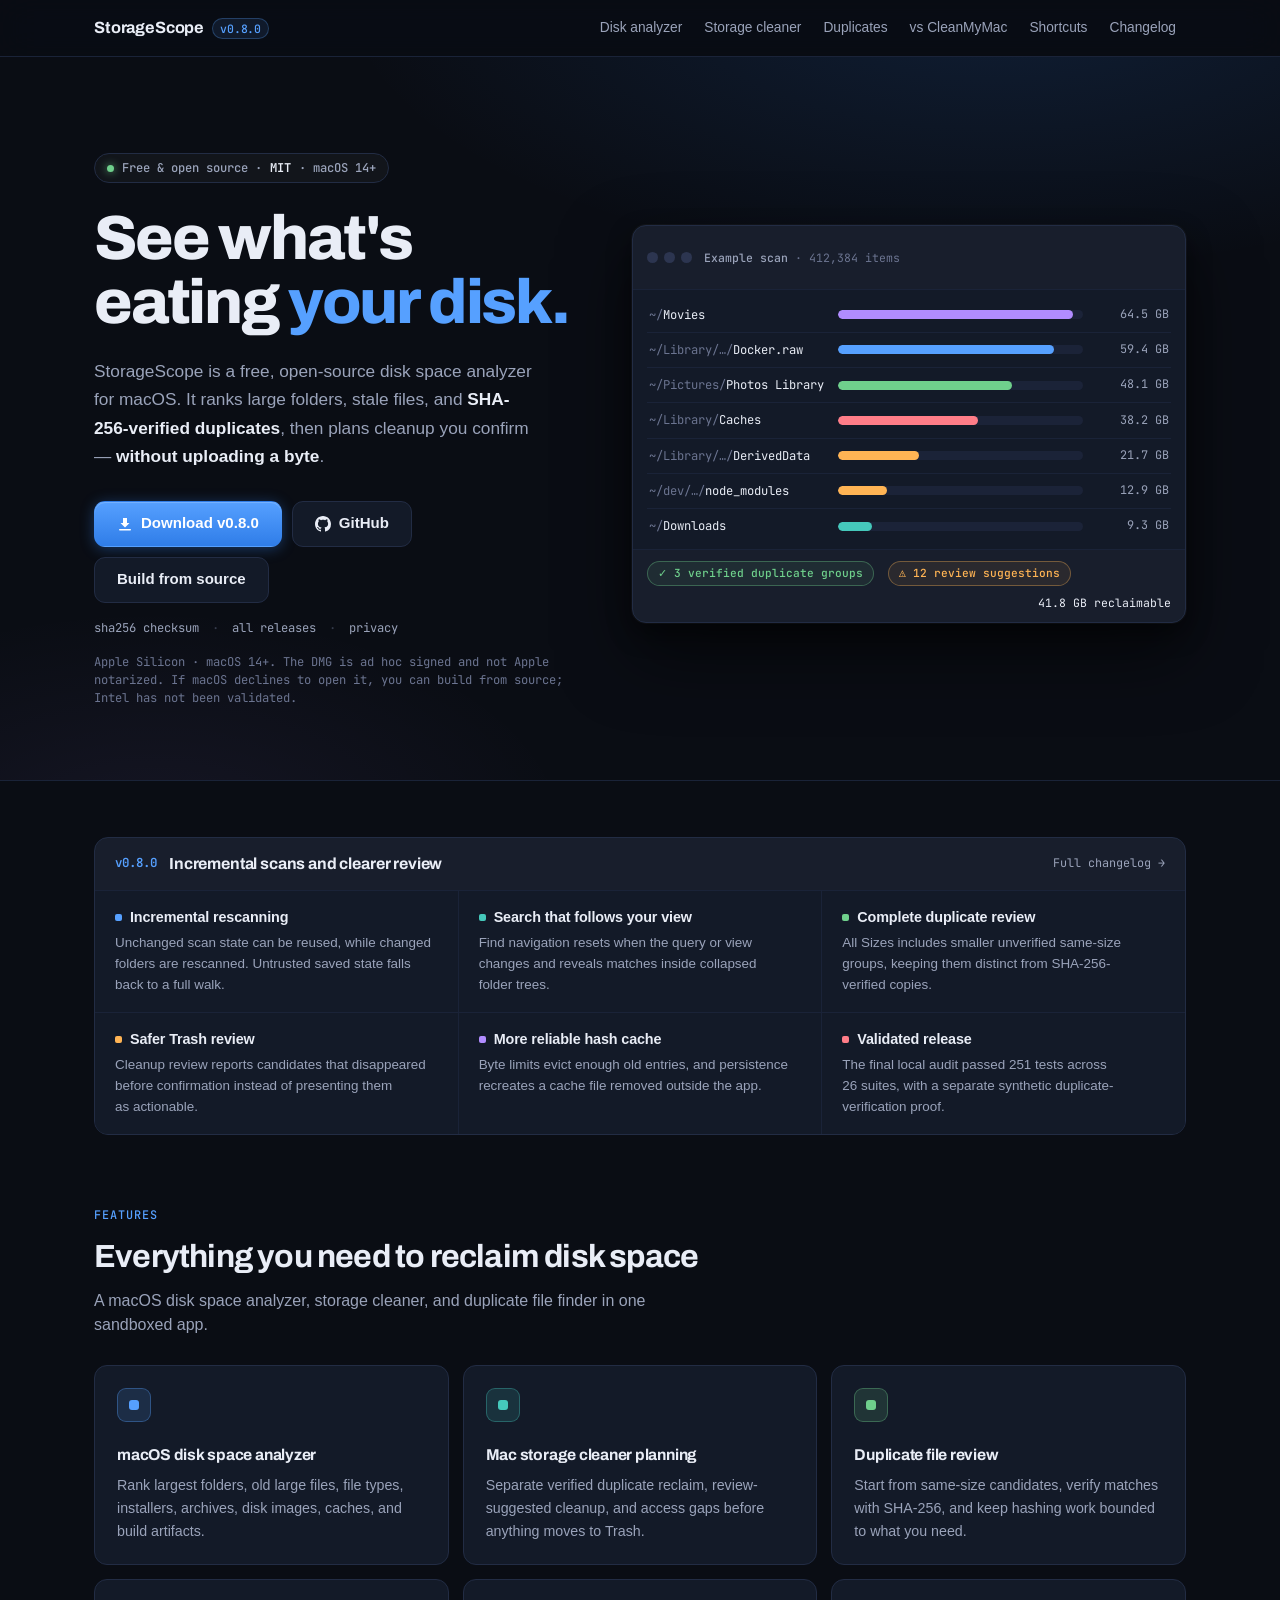
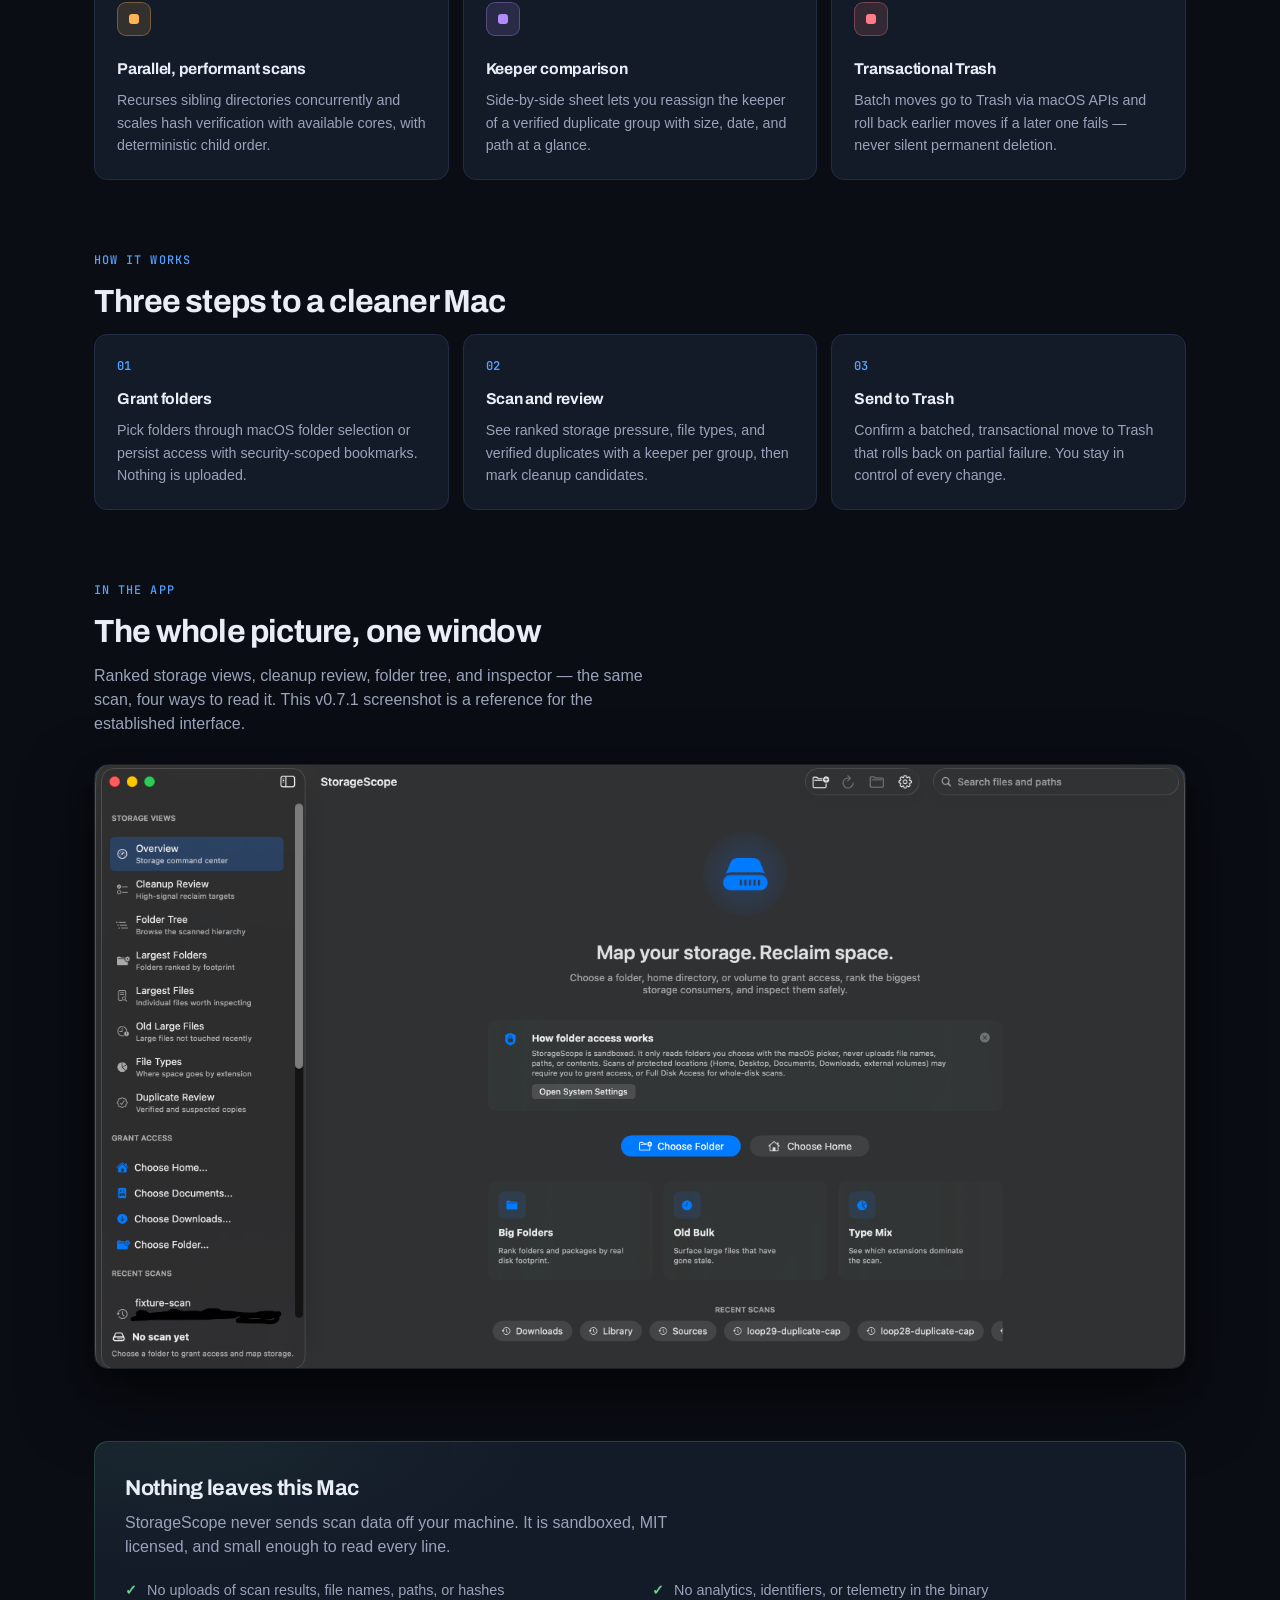
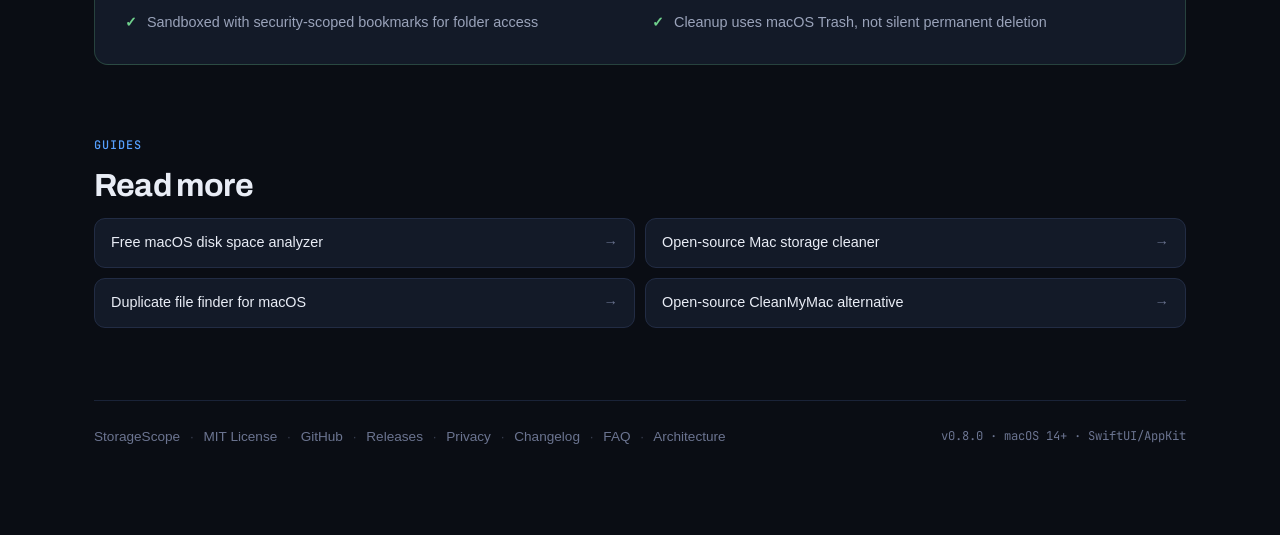
<file: docs/index.html>
<!doctype html>
<html lang="en">
<head>
  <meta charset="utf-8">
  <meta name="viewport" content="width=device-width, initial-scale=1">
  <title>StorageScope - Free Open-source macOS Disk Space Analyzer</title>
  <meta name="description" content="StorageScope is a free open-source macOS disk space analyzer and Mac storage cleaner for large folder scanning, disk usage analysis, duplicate file review, and local-first cleanup planning.">
  <link rel="canonical" href="https://rasputinkaiser.github.io/StorageScope/">
  <meta property="og:title" content="StorageScope - Free macOS disk space analyzer">
  <meta property="og:description" content="Open-source Swift macOS app for disk usage analysis, Mac storage cleanup planning, large folder review, verified duplicate review, and local-first privacy.">
  <meta property="og:type" content="website">
  <meta property="og:url" content="https://rasputinkaiser.github.io/StorageScope/">
  <meta property="og:image" content="https://rasputinkaiser.github.io/StorageScope/images/storagescope-overview.png">
  <meta name="twitter:card" content="summary_large_image">
  <meta name="twitter:title" content="StorageScope - Free macOS disk space analyzer">
  <meta name="twitter:image" content="https://rasputinkaiser.github.io/StorageScope/images/storagescope-overview.png">
  <link rel="icon" type="image/png" href="images/storagescope-overview.png">
  <link rel="preconnect" href="https://fonts.googleapis.com">
  <link rel="preconnect" href="https://fonts.gstatic.com" crossorigin>
  <link href="https://fonts.googleapis.com/css2?family=Archivo:wght@600;700;800&family=JetBrains+Mono:wght@400;500;600&display=swap" rel="stylesheet">
  <script type="application/ld+json">
  {
    "@context": "https://schema.org",
    "@type": "SoftwareApplication",
    "name": "StorageScope",
    "applicationCategory": "UtilitiesApplication",
    "operatingSystem": "macOS 14+",
    "softwareVersion": "0.8.0",
    "datePublished": "2026-06-21",
    "dateModified": "2026-09-23",
    "programmingLanguage": "Swift",
    "license": "https://opensource.org/license/mit",
    "description": "Free open-source macOS disk space analyzer and Mac storage cleaner for large folders, stale files, duplicate review, and local-first cleanup planning.",
    "url": "https://rasputinkaiser.github.io/StorageScope/",
    "codeRepository": "https://github.com/RasputinKaiser/StorageScope",
    "image": "https://rasputinkaiser.github.io/StorageScope/images/storagescope-overview.png",
    "author": {
      "@type": "Person",
      "name": "RasputinKaiser"
    }
  }
  </script>
  <style>
    :root {
      color-scheme: dark;
      --ink: #0a0d14;
      --surface: #11172290;
      --surface-solid: #131a28;
      --surface-2: #1a2133;
      --line: #222c44;
      --line-soft: #1a2338;
      --text: #e9edf6;
      --muted: #9aa3ba;
      --faint: #6b7490;
      --blue: #56a0ff;
      --blue-deep: #2f7de8;
      --amber: #ffb454;
      --violet: #b18cff;
      --green: #6fd08c;
      --teal: #45c8bb;
      --rose: #ff7d88;
      --mono: "JetBrains Mono", ui-monospace, "SF Mono", SFMono-Regular, Menlo, monospace;
      --display: "Archivo", -apple-system, BlinkMacSystemFont, "Segoe UI", sans-serif;
      --body: -apple-system, BlinkMacSystemFont, "SF Pro Text", "Segoe UI", sans-serif;
    }

    * { box-sizing: border-box; }

    html { scroll-behavior: smooth; }

    body {
      margin: 0;
      font-family: var(--body);
      background: var(--ink);
      color: var(--text);
      -webkit-font-smoothing: antialiased;
      -moz-osx-font-smoothing: grayscale;
      line-height: 1.5;
    }

    a:focus-visible,
    button:focus-visible {
      outline: 2px solid var(--blue);
      outline-offset: 2px;
      border-radius: 6px;
    }

    /* ── Nav ── */
    .site-nav {
      position: sticky;
      top: 0;
      z-index: 100;
      background: rgba(10, 13, 20, 0.78);
      backdrop-filter: saturate(160%) blur(18px);
      -webkit-backdrop-filter: saturate(160%) blur(18px);
      border-bottom: 1px solid var(--line-soft);
    }

    .nav-inner {
      max-width: 1140px;
      margin: 0 auto;
      padding: 0 24px;
      height: 56px;
      display: flex;
      align-items: center;
      gap: 24px;
    }

    .brand {
      display: inline-flex;
      align-items: baseline;
      gap: 8px;
      color: var(--text);
      text-decoration: none;
      flex-shrink: 0;
      font-family: var(--display);
      font-weight: 700;
      font-size: 1.02rem;
      letter-spacing: -0.01em;
    }

    .brand .ver {
      font-family: var(--mono);
      font-weight: 500;
      font-size: 0.72rem;
      color: var(--blue);
      background: rgba(86, 160, 255, 0.10);
      border: 1px solid rgba(86, 160, 255, 0.28);
      padding: 1px 7px;
      border-radius: 999px;
    }

    .site-nav nav {
      display: flex;
      flex-wrap: wrap;
      gap: 2px;
      margin-left: auto;
    }

    .site-nav nav a {
      color: var(--muted);
      text-decoration: none;
      font-size: 0.86rem;
      padding: 6px 10px;
      border-radius: 7px;
      transition: color 150ms ease, background 150ms ease;
    }

    .site-nav nav a:hover {
      color: var(--text);
      background: rgba(255, 255, 255, 0.06);
    }

    /* ── Layout ── */
    main {
      max-width: 1140px;
      margin: 0 auto;
      padding: 0 24px 88px;
    }

    /* ── Hero ── */
    .hero-wrap {
      position: relative;
      overflow: hidden;
      border-bottom: 1px solid var(--line-soft);
      background:
        radial-gradient(1100px 480px at 78% -10%, rgba(47, 125, 232, 0.16) 0%, transparent 60%),
        radial-gradient(700px 380px at 12% 108%, rgba(177, 140, 255, 0.07) 0%, transparent 60%);
    }

    .hero {
      max-width: 1140px;
      margin: 0 auto;
      padding: 84px 24px 72px;
      display: grid;
      grid-template-columns: minmax(0, 1fr) minmax(360px, 1.15fr);
      gap: 56px;
      align-items: center;
    }

    .hero-eyebrow {
      display: inline-flex;
      align-items: center;
      gap: 8px;
      font-family: var(--mono);
      font-size: 0.76rem;
      font-weight: 500;
      color: var(--muted);
      border: 1px solid var(--line);
      background: rgba(255, 255, 255, 0.03);
      padding: 5px 12px;
      border-radius: 999px;
      margin-bottom: 24px;
    }

    .hero-eyebrow .dot {
      width: 7px;
      height: 7px;
      border-radius: 50%;
      background: var(--green);
      box-shadow: 0 0 8px rgba(111, 208, 140, 0.8);
    }

    .hero-eyebrow strong {
      color: var(--text);
      font-weight: 600;
    }

    h1 {
      margin: 0;
      font-family: var(--display);
      font-weight: 800;
      font-size: clamp(2.5rem, 5.2vw, 3.9rem);
      line-height: 1.02;
      letter-spacing: -0.035em;
      text-wrap: balance;
    }

    h1 .accent { color: var(--blue); }

    .lede {
      color: var(--muted);
      font-size: 1.08rem;
      line-height: 1.65;
      margin: 22px 0 30px;
      max-width: 46ch;
      text-wrap: pretty;
    }

    .lede strong { color: var(--text); font-weight: 600; }

    .actions {
      display: flex;
      flex-wrap: wrap;
      gap: 10px;
    }

    a.button {
      display: inline-flex;
      align-items: center;
      justify-content: center;
      gap: 8px;
      min-height: 46px;
      padding: 0 22px;
      border-radius: 11px;
      text-decoration: none;
      font-weight: 600;
      font-size: 0.94rem;
      border: 1px solid var(--line);
      color: var(--text);
      background: var(--surface-solid);
      transition: transform 130ms cubic-bezier(0.2, 0, 0, 1), border-color 130ms ease, background 130ms ease, box-shadow 130ms ease;
    }

    a.button:hover {
      border-color: #33415f;
      background: var(--surface-2);
      transform: translateY(-1px);
    }

    a.button:active { transform: scale(0.97); }

    a.primary {
      background: linear-gradient(180deg, var(--blue) 0%, var(--blue-deep) 100%);
      border-color: transparent;
      color: #fff;
      box-shadow: 0 2px 14px rgba(47, 125, 232, 0.38), inset 0 1px 0 rgba(255, 255, 255, 0.18);
    }

    a.primary:hover {
      background: linear-gradient(180deg, #6cadff 0%, #3a87ef 100%);
      box-shadow: 0 6px 22px rgba(47, 125, 232, 0.46), inset 0 1px 0 rgba(255, 255, 255, 0.18);
    }

    .actions-note {
      margin: 16px 0 0;
      color: var(--faint);
      font-family: var(--mono);
      font-size: 0.76rem;
    }

    .actions-note a { color: var(--muted); text-decoration: none; }
    .actions-note a:hover { color: var(--blue); }
    .divider { margin: 0 6px; opacity: 0.45; }

    /* ── Scan window (signature) ── */
    .scan-window {
      background: var(--surface-solid);
      border: 1px solid var(--line);
      border-radius: 14px;
      box-shadow:
        0 0 0 1px rgba(255, 255, 255, 0.03),
        0 30px 70px rgba(0, 0, 0, 0.55),
        0 10px 24px rgba(0, 0, 0, 0.4);
      overflow: hidden;
      font-family: var(--mono);
    }

    .scan-chrome {
      display: flex;
      align-items: center;
      gap: 12px;
      padding: 11px 14px;
      border-bottom: 1px solid var(--line-soft);
      background: rgba(255, 255, 255, 0.02);
    }

    .scan-chrome .dots { display: flex; gap: 6px; flex-shrink: 0; }
    .scan-chrome .dots span {
      width: 11px;
      height: 11px;
      border-radius: 50%;
      background: #2c3550;
    }

    .scan-title {
      font-size: 0.72rem;
      color: var(--faint);
      white-space: nowrap;
      overflow: hidden;
      text-overflow: ellipsis;
    }

    .scan-title strong { color: var(--muted); font-weight: 500; }

    .scan-rows { padding: 8px 14px 6px; }

    .scan-row {
      display: grid;
      grid-template-columns: minmax(0, 34%) minmax(0, 1fr) 74px;
      align-items: center;
      gap: 12px;
      padding: 8px 2px;
    }

    .scan-row + .scan-row { border-top: 1px solid var(--line-soft); }

    .scan-name {
      font-size: 0.76rem;
      color: var(--text);
      white-space: nowrap;
      overflow: hidden;
      text-overflow: ellipsis;
    }

    .scan-name .path { color: var(--faint); }

    .scan-bytes {
      font-size: 0.74rem;
      color: var(--muted);
      text-align: right;
      font-variant-numeric: tabular-nums;
    }

    .bar {
      height: 9px;
      border-radius: 5px;
      background: #1b2338;
      overflow: hidden;
    }

    .bar i {
      display: block;
      height: 100%;
      border-radius: 5px;
      width: var(--w);
      background: var(--bar-color, var(--blue));
      animation: grow 900ms cubic-bezier(0.2, 0.6, 0.2, 1) both;
      animation-delay: var(--d, 0ms);
      transform-origin: left center;
    }

    @keyframes grow {
      from { transform: scaleX(0); }
      to { transform: scaleX(1); }
    }

    .scan-footer {
      display: flex;
      flex-wrap: wrap;
      align-items: center;
      gap: 8px 14px;
      padding: 11px 14px;
      border-top: 1px solid var(--line-soft);
      background: rgba(255, 255, 255, 0.02);
      font-size: 0.72rem;
      color: var(--muted);
    }

    .chip {
      display: inline-flex;
      align-items: center;
      gap: 6px;
      padding: 3px 10px;
      border-radius: 999px;
      font-size: 0.7rem;
      font-weight: 500;
      border: 1px solid;
    }

    .chip.verified {
      color: var(--green);
      border-color: rgba(111, 208, 140, 0.35);
      background: rgba(111, 208, 140, 0.08);
    }

    .chip.review {
      color: var(--amber);
      border-color: rgba(255, 180, 84, 0.35);
      background: rgba(255, 180, 84, 0.08);
    }

    .scan-footer .reclaim { margin-left: auto; color: var(--text); }

    /* ── Sections ── */
    .section-label {
      font-family: var(--mono);
      font-size: 0.74rem;
      font-weight: 500;
      letter-spacing: 0.09em;
      text-transform: uppercase;
      color: var(--blue);
      margin: 72px 0 8px;
    }

    .section-title {
      margin: 0 0 8px;
      font-family: var(--display);
      font-weight: 700;
      font-size: clamp(1.5rem, 2.6vw, 2rem);
      letter-spacing: -0.025em;
      text-wrap: balance;
    }

    .section-sub {
      margin: 0 0 28px;
      color: var(--muted);
      max-width: 62ch;
      text-wrap: pretty;
    }

    .section-sub a { color: var(--blue); text-decoration: none; }
    .section-sub a:hover { text-decoration: underline; }

    /* ── What's new ── */
    .whats-new {
      margin-top: 56px;
      border: 1px solid var(--line);
      border-radius: 14px;
      background: var(--surface-solid);
      overflow: hidden;
    }

    .whats-new-head {
      display: flex;
      flex-wrap: wrap;
      align-items: center;
      gap: 12px;
      padding: 14px 20px;
      border-bottom: 1px solid var(--line-soft);
      background: rgba(255, 255, 255, 0.02);
    }

    .whats-new-head .tag {
      font-family: var(--mono);
      font-weight: 600;
      font-size: 0.78rem;
      color: var(--blue);
    }

    .whats-new-head h2 {
      margin: 0;
      font-family: var(--display);
      font-size: 1rem;
      font-weight: 700;
      letter-spacing: -0.01em;
    }

    .whats-new-head a {
      margin-left: auto;
      font-family: var(--mono);
      font-size: 0.74rem;
      color: var(--muted);
      text-decoration: none;
    }

    .whats-new-head a:hover { color: var(--blue); }

    .whats-new-grid {
      display: grid;
      grid-template-columns: repeat(3, minmax(0, 1fr));
      gap: 1px;
      background: var(--line-soft);
    }

    .new-item {
      background: var(--surface-solid);
      padding: 16px 20px;
    }

    .new-item h3 {
      margin: 0 0 5px;
      font-size: 0.9rem;
      font-weight: 600;
      letter-spacing: -0.01em;
      display: flex;
      align-items: center;
      gap: 8px;
    }

    .new-item h3::before {
      content: "";
      width: 7px;
      height: 7px;
      border-radius: 2px;
      background: var(--mark, var(--blue));
      flex-shrink: 0;
    }

    .new-item p {
      margin: 0;
      color: var(--muted);
      font-size: 0.84rem;
      line-height: 1.55;
      text-wrap: pretty;
    }

    /* ── Features ── */
    .grid {
      display: grid;
      grid-template-columns: repeat(3, minmax(0, 1fr));
      gap: 14px;
    }

    .feat-card {
      background: var(--surface-solid);
      border: 1px solid var(--line);
      border-radius: 13px;
      padding: 22px;
      transition: border-color 150ms ease, transform 150ms ease;
    }

    .feat-card:hover {
      border-color: #33415f;
      transform: translateY(-2px);
    }

    .feat-mark {
      display: inline-block;
      width: 34px;
      height: 34px;
      border-radius: 9px;
      margin-bottom: 14px;
      background: color-mix(in srgb, var(--mark) 14%, transparent);
      border: 1px solid color-mix(in srgb, var(--mark) 34%, transparent);
      position: relative;
    }

    .feat-mark::after {
      content: "";
      position: absolute;
      inset: 11px;
      border-radius: 3px;
      background: var(--mark);
    }

    .feat-card h3 {
      margin: 0 0 8px;
      font-family: var(--display);
      font-size: 0.98rem;
      font-weight: 700;
      letter-spacing: -0.015em;
    }

    .feat-card p {
      margin: 0;
      color: var(--muted);
      font-size: 0.89rem;
      line-height: 1.6;
      text-wrap: pretty;
    }

    /* ── Steps ── */
    .steps {
      display: grid;
      grid-template-columns: repeat(3, minmax(0, 1fr));
      gap: 14px;
    }

    .step {
      background: var(--surface-solid);
      border: 1px solid var(--line);
      border-radius: 13px;
      padding: 22px;
    }

    .step .num {
      font-family: var(--mono);
      font-size: 0.76rem;
      font-weight: 600;
      color: var(--blue);
      display: block;
      margin-bottom: 12px;
    }

    .step h3 {
      margin: 0 0 8px;
      font-family: var(--display);
      font-size: 0.98rem;
      font-weight: 700;
      letter-spacing: -0.015em;
    }

    .step p {
      margin: 0;
      color: var(--muted);
      font-size: 0.89rem;
      line-height: 1.6;
    }

    /* ── Privacy ── */
    .privacy {
      border: 1px solid rgba(111, 208, 140, 0.22);
      border-radius: 14px;
      background:
        radial-gradient(600px 220px at 8% 0%, rgba(111, 208, 140, 0.07) 0%, transparent 60%),
        var(--surface-solid);
      padding: 30px;
    }

    .privacy h2 {
      margin: 0 0 6px;
      font-family: var(--display);
      font-size: 1.35rem;
      font-weight: 700;
      letter-spacing: -0.02em;
    }

    .privacy-subtitle {
      color: var(--muted);
      margin: 0 0 20px;
      max-width: 64ch;
    }

    .privacy-grid {
      display: grid;
      grid-template-columns: repeat(2, minmax(0, 1fr));
      gap: 10px 24px;
      padding: 0;
      margin: 0;
      list-style: none;
    }

    .privacy-grid li {
      display: flex;
      align-items: flex-start;
      gap: 10px;
      font-size: 0.9rem;
      color: var(--muted);
      line-height: 1.55;
    }

    .privacy-grid li::before {
      content: "✓";
      color: var(--green);
      font-weight: 700;
      flex-shrink: 0;
    }

    /* ── Screenshot ── */
    .shot {
      width: 100%;
      border-radius: 14px;
      border: 1px solid rgba(255, 255, 255, 0.08);
      box-shadow: 0 30px 70px rgba(0, 0, 0, 0.5), 0 10px 24px rgba(0, 0, 0, 0.35);
      display: block;
    }

    /* ── Links ── */
    .links ul {
      display: grid;
      grid-template-columns: repeat(2, minmax(0, 1fr));
      gap: 10px;
      padding: 0;
      margin: 0;
      list-style: none;
    }

    .links li a {
      display: flex;
      align-items: center;
      gap: 8px;
      padding: 13px 16px;
      background: var(--surface-solid);
      border: 1px solid var(--line);
      border-radius: 11px;
      color: var(--text);
      text-decoration: none;
      font-size: 0.9rem;
      font-weight: 500;
      transition: border-color 150ms ease, transform 150ms ease;
    }

    .links li a::after {
      content: "→";
      color: var(--faint);
      margin-left: auto;
      transition: transform 150ms ease, color 150ms ease;
    }

    .links li a:hover { border-color: #33415f; }
    .links li a:hover::after { transform: translateX(3px); color: var(--blue); }

    /* ── Footer ── */
    footer.site-footer {
      margin-top: 72px;
      padding-top: 26px;
      border-top: 1px solid var(--line-soft);
      color: var(--faint);
      font-size: 0.85rem;
      display: flex;
      flex-wrap: wrap;
      gap: 8px 16px;
      justify-content: space-between;
    }

    footer.site-footer a {
      color: inherit;
      text-decoration: none;
      transition: color 150ms ease;
    }

    footer.site-footer a:hover { color: var(--blue); }

    footer .mono { font-family: var(--mono); font-size: 0.76rem; }

    /* ── Responsive ── */
    @media (max-width: 920px) {
      .hero {
        grid-template-columns: 1fr;
        gap: 44px;
        padding: 56px 24px 52px;
      }

      .grid, .steps, .whats-new-grid { grid-template-columns: 1fr; }
      .privacy-grid, .links ul { grid-template-columns: 1fr; }
      .site-nav nav a { font-size: 0.8rem; padding: 5px 8px; }
    }

    @media (max-width: 560px) {
      .site-nav nav { display: none; }
      .scan-row { grid-template-columns: minmax(0, 42%) minmax(0, 1fr) 64px; gap: 8px; }
    }

    @media (prefers-reduced-motion: reduce) {
      html { scroll-behavior: auto; }
      .bar i { animation: none; }
      a.button, .feat-card, .links li a { transition: none; }
    }
  </style>
</head>
<body>

  <div class="site-nav" role="banner">
    <div class="nav-inner">
      <a class="brand" href="./">StorageScope <span class="ver">v0.8.0</span></a>
      <nav aria-label="Site navigation">
        <a href="macos-disk-space-analyzer.html">Disk analyzer</a>
        <a href="mac-storage-cleaner.html">Storage cleaner</a>
        <a href="duplicate-file-finder-macos.html">Duplicates</a>
        <a href="open-source-cleanmymac-alternative.html">vs CleanMyMac</a>
        <a href="keyboard-shortcuts.html">Shortcuts</a>
        <a href="changelog.html">Changelog</a>
      </nav>
    </div>
  </div>

  <div class="hero-wrap">
    <div class="hero">
      <div>
        <p class="hero-eyebrow"><span class="dot" aria-hidden="true"></span> Free &amp; open source · <strong>MIT</strong> · macOS 14+</p>
        <h1>See what's eating <span class="accent">your disk.</span></h1>
        <p class="lede">
          StorageScope is a free, open-source disk space analyzer for macOS.
          It ranks large folders, stale files, and <strong>SHA-256-verified duplicates</strong>,
          then plans cleanup you confirm — <strong>without uploading a byte</strong>.
        </p>
        <div class="actions">
          <a class="button primary" href="https://github.com/RasputinKaiser/StorageScope/releases/download/v0.8.0/StorageScope-0.8.0.dmg">
            <svg width="16" height="16" viewBox="0 0 16 16" fill="none" aria-hidden="true"><path d="M8 11.5L3.5 7H6V2h4v5h2.5L8 11.5Z" fill="white"/><rect x="2" y="13" width="12" height="1.5" rx=".75" fill="white"/></svg>
            Download v0.8.0
          </a>
          <a class="button" href="https://github.com/RasputinKaiser/StorageScope">
            <svg width="16" height="16" viewBox="0 0 16 16" fill="currentColor" aria-hidden="true"><path d="M8 0C3.58 0 0 3.58 0 8c0 3.54 2.29 6.53 5.47 7.59.4.07.55-.17.55-.38 0-.19-.01-.82-.01-1.49-2.01.37-2.53-.49-2.69-.94-.09-.23-.48-.94-.82-1.13-.28-.15-.68-.52-.01-.53.63-.01 1.08.58 1.23.82.72 1.21 1.87.87 2.33.66.07-.52.28-.87.51-1.07-1.78-.2-3.64-.89-3.64-3.95 0-.87.31-1.59.82-2.15-.08-.2-.36-1.02.08-2.12 0 0 .67-.21 2.2.82.64-.18 1.32-.27 2-.27.68 0 1.36.09 2 .27 1.53-1.04 2.2-.82 2.2-.82.44 1.1.16 1.92.08 2.12.51.56.82 1.27.82 2.15 0 3.07-1.87 3.75-3.65 3.95.29.25.54.73.54 1.48 0 1.07-.01 1.93-.01 2.2 0 .21.15.46.55.38A8.013 8.013 0 0016 8c0-4.42-3.58-8-8-8z"/></svg>
            GitHub
          </a>
          <a class="button" href="https://github.com/RasputinKaiser/StorageScope#build-and-run">Build from source</a>
        </div>
        <p class="actions-note">
          <a href="https://github.com/RasputinKaiser/StorageScope/releases/download/v0.8.0/StorageScope-0.8.0.dmg.sha256">sha256 checksum</a>
          <span class="divider">·</span>
          <a href="https://github.com/RasputinKaiser/StorageScope/releases">all releases</a>
          <span class="divider">·</span>
          <a href="privacy.html">privacy</a>
        </p>
        <p class="actions-note">Apple Silicon · macOS 14+. The DMG is ad hoc signed and not Apple notarized. If macOS declines to open it, you can build from source; Intel has not been validated.</p>
      </div>

      <div class="scan-window" role="img" aria-label="Illustration of a StorageScope scan: ranked folders with proportional size bars, plus verified duplicate groups found">
        <div class="scan-chrome">
          <div class="dots" aria-hidden="true"><span></span><span></span><span></span></div>
          <p class="scan-title"><strong>Example scan</strong> · 412,384 items</p>
        </div>
        <div class="scan-rows">
          <div class="scan-row">
            <span class="scan-name"><span class="path">~/</span>Movies</span>
            <span class="bar"><i style="--w: 96%; --d: 60ms; --bar-color: var(--violet)"></i></span>
            <span class="scan-bytes">64.5 GB</span>
          </div>
          <div class="scan-row">
            <span class="scan-name"><span class="path">~/Library/…/</span>Docker.raw</span>
            <span class="bar"><i style="--w: 88%; --d: 140ms; --bar-color: var(--blue)"></i></span>
            <span class="scan-bytes">59.4 GB</span>
          </div>
          <div class="scan-row">
            <span class="scan-name"><span class="path">~/Pictures/</span>Photos Library</span>
            <span class="bar"><i style="--w: 71%; --d: 220ms; --bar-color: var(--green)"></i></span>
            <span class="scan-bytes">48.1 GB</span>
          </div>
          <div class="scan-row">
            <span class="scan-name"><span class="path">~/Library/</span>Caches</span>
            <span class="bar"><i style="--w: 57%; --d: 300ms; --bar-color: var(--rose)"></i></span>
            <span class="scan-bytes">38.2 GB</span>
          </div>
          <div class="scan-row">
            <span class="scan-name"><span class="path">~/Library/…/</span>DerivedData</span>
            <span class="bar"><i style="--w: 33%; --d: 380ms; --bar-color: var(--amber)"></i></span>
            <span class="scan-bytes">21.7 GB</span>
          </div>
          <div class="scan-row">
            <span class="scan-name"><span class="path">~/dev/…/</span>node_modules</span>
            <span class="bar"><i style="--w: 20%; --d: 460ms; --bar-color: var(--amber)"></i></span>
            <span class="scan-bytes">12.9 GB</span>
          </div>
          <div class="scan-row">
            <span class="scan-name"><span class="path">~/</span>Downloads</span>
            <span class="bar"><i style="--w: 14%; --d: 540ms; --bar-color: var(--teal)"></i></span>
            <span class="scan-bytes">9.3 GB</span>
          </div>
        </div>
        <div class="scan-footer">
          <span class="chip verified">✓ 3 verified duplicate groups</span>
          <span class="chip review">⚠ 12 review suggestions</span>
          <span class="reclaim">41.8 GB reclaimable</span>
        </div>
      </div>
    </div>
  </div>

  <main>
    <section class="whats-new" aria-label="What's new in v0.8.0">
      <div class="whats-new-head">
        <span class="tag">v0.8.0</span>
        <h2>Incremental scans and clearer review</h2>
        <a href="changelog.html">Full changelog →</a>
      </div>
      <div class="whats-new-grid">
        <div class="new-item" style="--mark: var(--blue)">
          <h3>Incremental rescanning</h3>
          <p>Unchanged scan state can be reused, while changed folders are rescanned. Untrusted saved state falls back to a full walk.</p>
        </div>
        <div class="new-item" style="--mark: var(--teal)">
          <h3>Search that follows your view</h3>
          <p>Find navigation resets when the query or view changes and reveals matches inside collapsed folder trees.</p>
        </div>
        <div class="new-item" style="--mark: var(--green)">
          <h3>Complete duplicate review</h3>
          <p>All Sizes includes smaller unverified same-size groups, keeping them distinct from SHA-256-verified copies.</p>
        </div>
        <div class="new-item" style="--mark: var(--amber)">
          <h3>Safer Trash review</h3>
          <p>Cleanup review reports candidates that disappeared before confirmation instead of presenting them as actionable.</p>
        </div>
        <div class="new-item" style="--mark: var(--violet)">
          <h3>More reliable hash cache</h3>
          <p>Byte limits evict enough old entries, and persistence recreates a cache file removed outside the app.</p>
        </div>
        <div class="new-item" style="--mark: var(--rose)">
          <h3>Validated release</h3>
          <p>The final local audit passed 251 tests across 26 suites, with a separate synthetic duplicate-verification proof.</p>
        </div>
      </div>
    </section>

    <p class="section-label">Features</p>
    <h2 class="section-title">Everything you need to reclaim disk space</h2>
    <p class="section-sub">A macOS disk space analyzer, storage cleaner, and duplicate file finder in one sandboxed app.</p>
    <div class="grid" aria-label="StorageScope features">
      <div class="feat-card" style="--mark: var(--blue)">
        <span class="feat-mark" aria-hidden="true"></span>
        <h3>macOS disk space analyzer</h3>
        <p>Rank largest folders, old large files, file types, installers, archives, disk images, caches, and build artifacts.</p>
      </div>
      <div class="feat-card" style="--mark: var(--teal)">
        <span class="feat-mark" aria-hidden="true"></span>
        <h3>Mac storage cleaner planning</h3>
        <p>Separate verified duplicate reclaim, review-suggested cleanup, and access gaps before anything moves to Trash.</p>
      </div>
      <div class="feat-card" style="--mark: var(--green)">
        <span class="feat-mark" aria-hidden="true"></span>
        <h3>Duplicate file review</h3>
        <p>Start from same-size candidates, verify matches with SHA-256, and keep hashing work bounded to what you need.</p>
      </div>
      <div class="feat-card" style="--mark: var(--amber)">
        <span class="feat-mark" aria-hidden="true"></span>
        <h3>Parallel, performant scans</h3>
        <p>Recurses sibling directories concurrently and scales hash verification with available cores, with deterministic child order.</p>
      </div>
      <div class="feat-card" style="--mark: var(--violet)">
        <span class="feat-mark" aria-hidden="true"></span>
        <h3>Keeper comparison</h3>
        <p>Side-by-side sheet lets you reassign the keeper of a verified duplicate group with size, date, and path at a glance.</p>
      </div>
      <div class="feat-card" style="--mark: var(--rose)">
        <span class="feat-mark" aria-hidden="true"></span>
        <h3>Transactional Trash</h3>
        <p>Batch moves go to Trash via macOS APIs and roll back earlier moves if a later one fails — never silent permanent deletion.</p>
      </div>
    </div>

    <p class="section-label">How it works</p>
    <h2 class="section-title">Three steps to a cleaner Mac</h2>
    <div class="steps" aria-label="How StorageScope works">
      <div class="step">
        <span class="num" aria-hidden="true">01</span>
        <h3>Grant folders</h3>
        <p>Pick folders through macOS folder selection or persist access with security-scoped bookmarks. Nothing is uploaded.</p>
      </div>
      <div class="step">
        <span class="num" aria-hidden="true">02</span>
        <h3>Scan and review</h3>
        <p>See ranked storage pressure, file types, and verified duplicates with a keeper per group, then mark cleanup candidates.</p>
      </div>
      <div class="step">
        <span class="num" aria-hidden="true">03</span>
        <h3>Send to Trash</h3>
        <p>Confirm a batched, transactional move to Trash that rolls back on partial failure. You stay in control of every change.</p>
      </div>
    </div>

    <p class="section-label">In the app</p>
    <h2 class="section-title">The whole picture, one window</h2>
    <p class="section-sub">Ranked storage views, cleanup review, folder tree, and inspector — the same scan, four ways to read it. This v0.7.1 screenshot is a reference for the established interface.</p>
    <img class="shot" src="images/storagescope-overview.png" alt="StorageScope v0.7.1 interface reference showing storage views, cleanup review, folder tree, and inspector panes" loading="lazy">

    <div class="privacy" style="margin-top: 72px" aria-label="Privacy posture">
      <h2>Nothing leaves this Mac</h2>
      <p class="privacy-subtitle">StorageScope never sends scan data off your machine. It is sandboxed, MIT licensed, and small enough to read every line.</p>
      <ul class="privacy-grid">
        <li>No uploads of scan results, file names, paths, or hashes</li>
        <li>No analytics, identifiers, or telemetry in the binary</li>
        <li>Sandboxed with security-scoped bookmarks for folder access</li>
        <li>Cleanup uses macOS Trash, not silent permanent deletion</li>
      </ul>
    </div>

    <div class="links" aria-label="StorageScope guides">
      <p class="section-label">Guides</p>
      <h2 class="section-title">Read more</h2>
      <ul>
        <li><a href="macos-disk-space-analyzer.html">Free macOS disk space analyzer</a></li>
        <li><a href="mac-storage-cleaner.html">Open-source Mac storage cleaner</a></li>
        <li><a href="duplicate-file-finder-macos.html">Duplicate file finder for macOS</a></li>
        <li><a href="open-source-cleanmymac-alternative.html">Open-source CleanMyMac alternative</a></li>
      </ul>
    </div>

    <footer class="site-footer">
      <div>
        StorageScope
        <span class="divider">·</span>
        MIT License
        <span class="divider">·</span>
        <a href="https://github.com/RasputinKaiser/StorageScope">GitHub</a>
        <span class="divider">·</span>
        <a href="https://github.com/RasputinKaiser/StorageScope/releases">Releases</a>
        <span class="divider">·</span>
        <a href="privacy.html">Privacy</a>
        <span class="divider">·</span>
        <a href="changelog.html">Changelog</a>
        <span class="divider">·</span>
        <a href="faq.html">FAQ</a>
        <span class="divider">·</span>
        <a href="architecture.html">Architecture</a>
      </div>
      <div class="mono">v0.8.0 · macOS 14+ · SwiftUI/AppKit</div>
    </footer>
  </main>

</body>
</html>
</file>
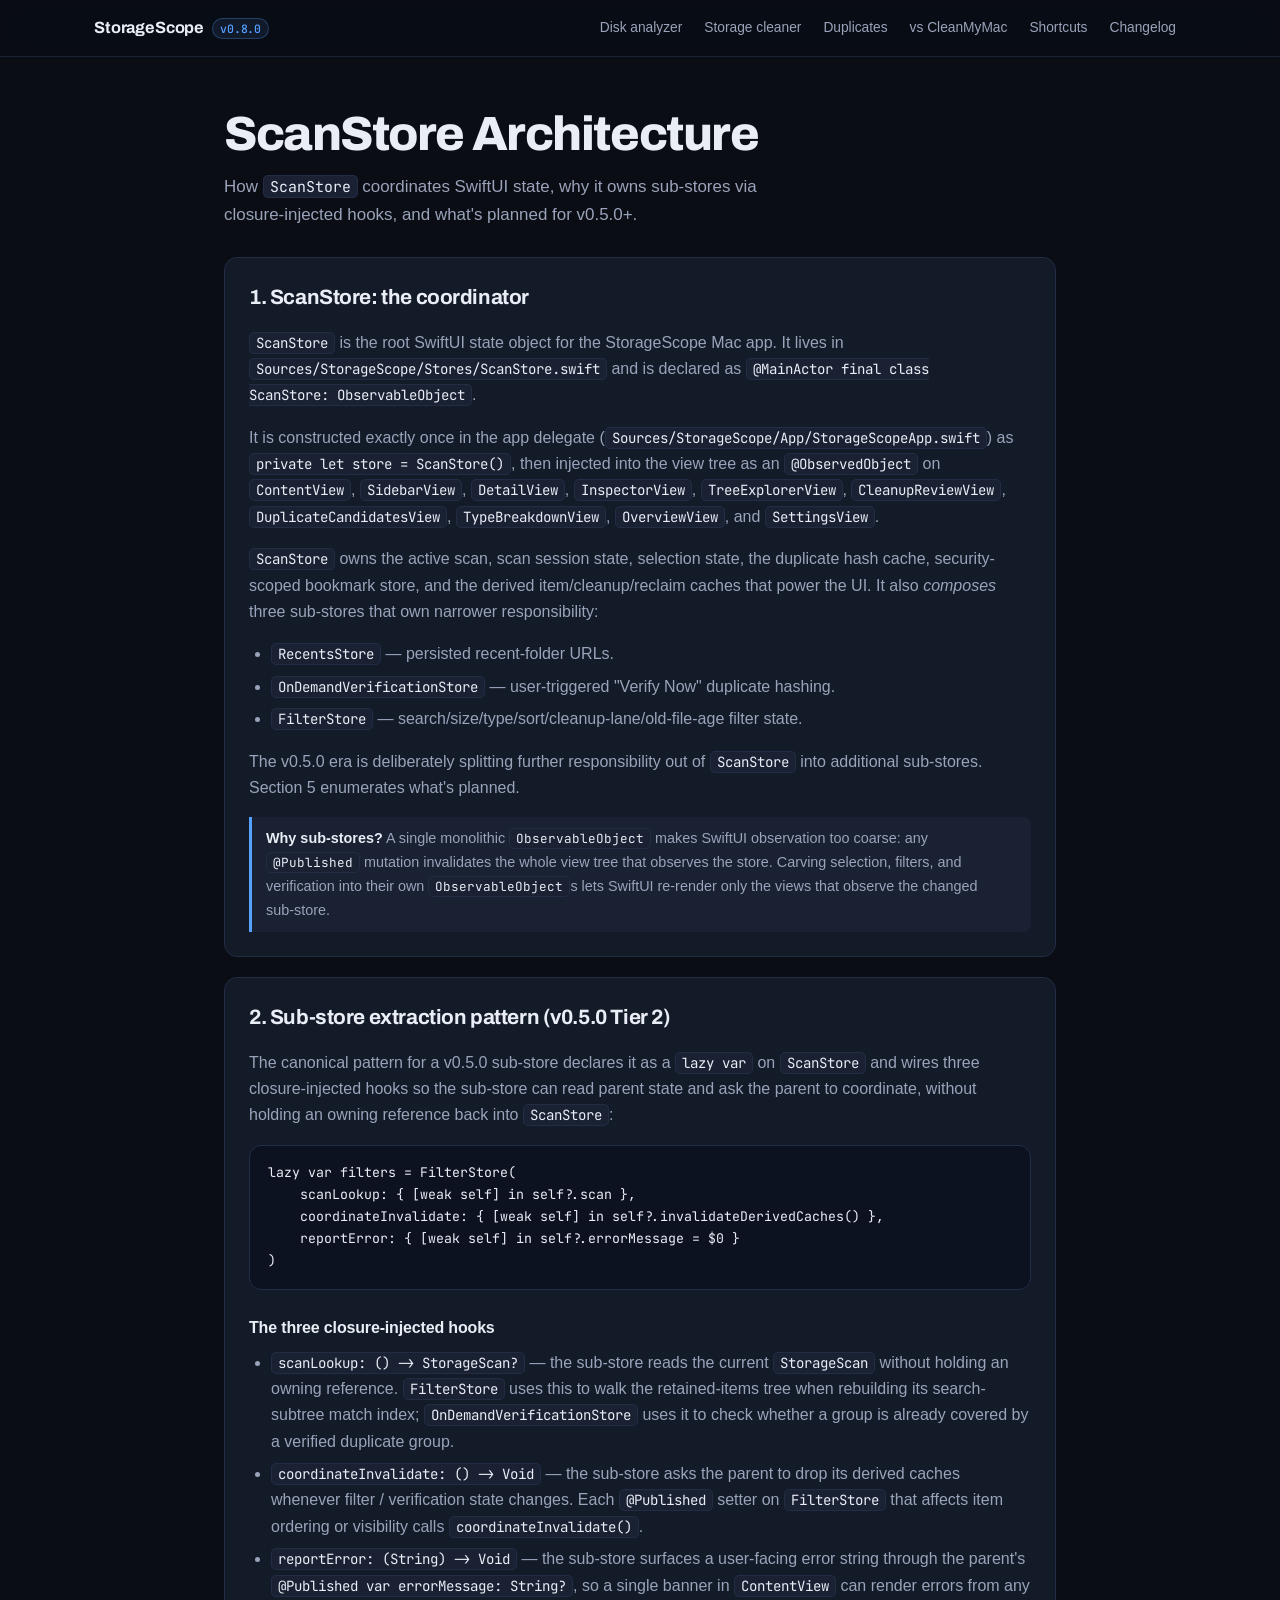
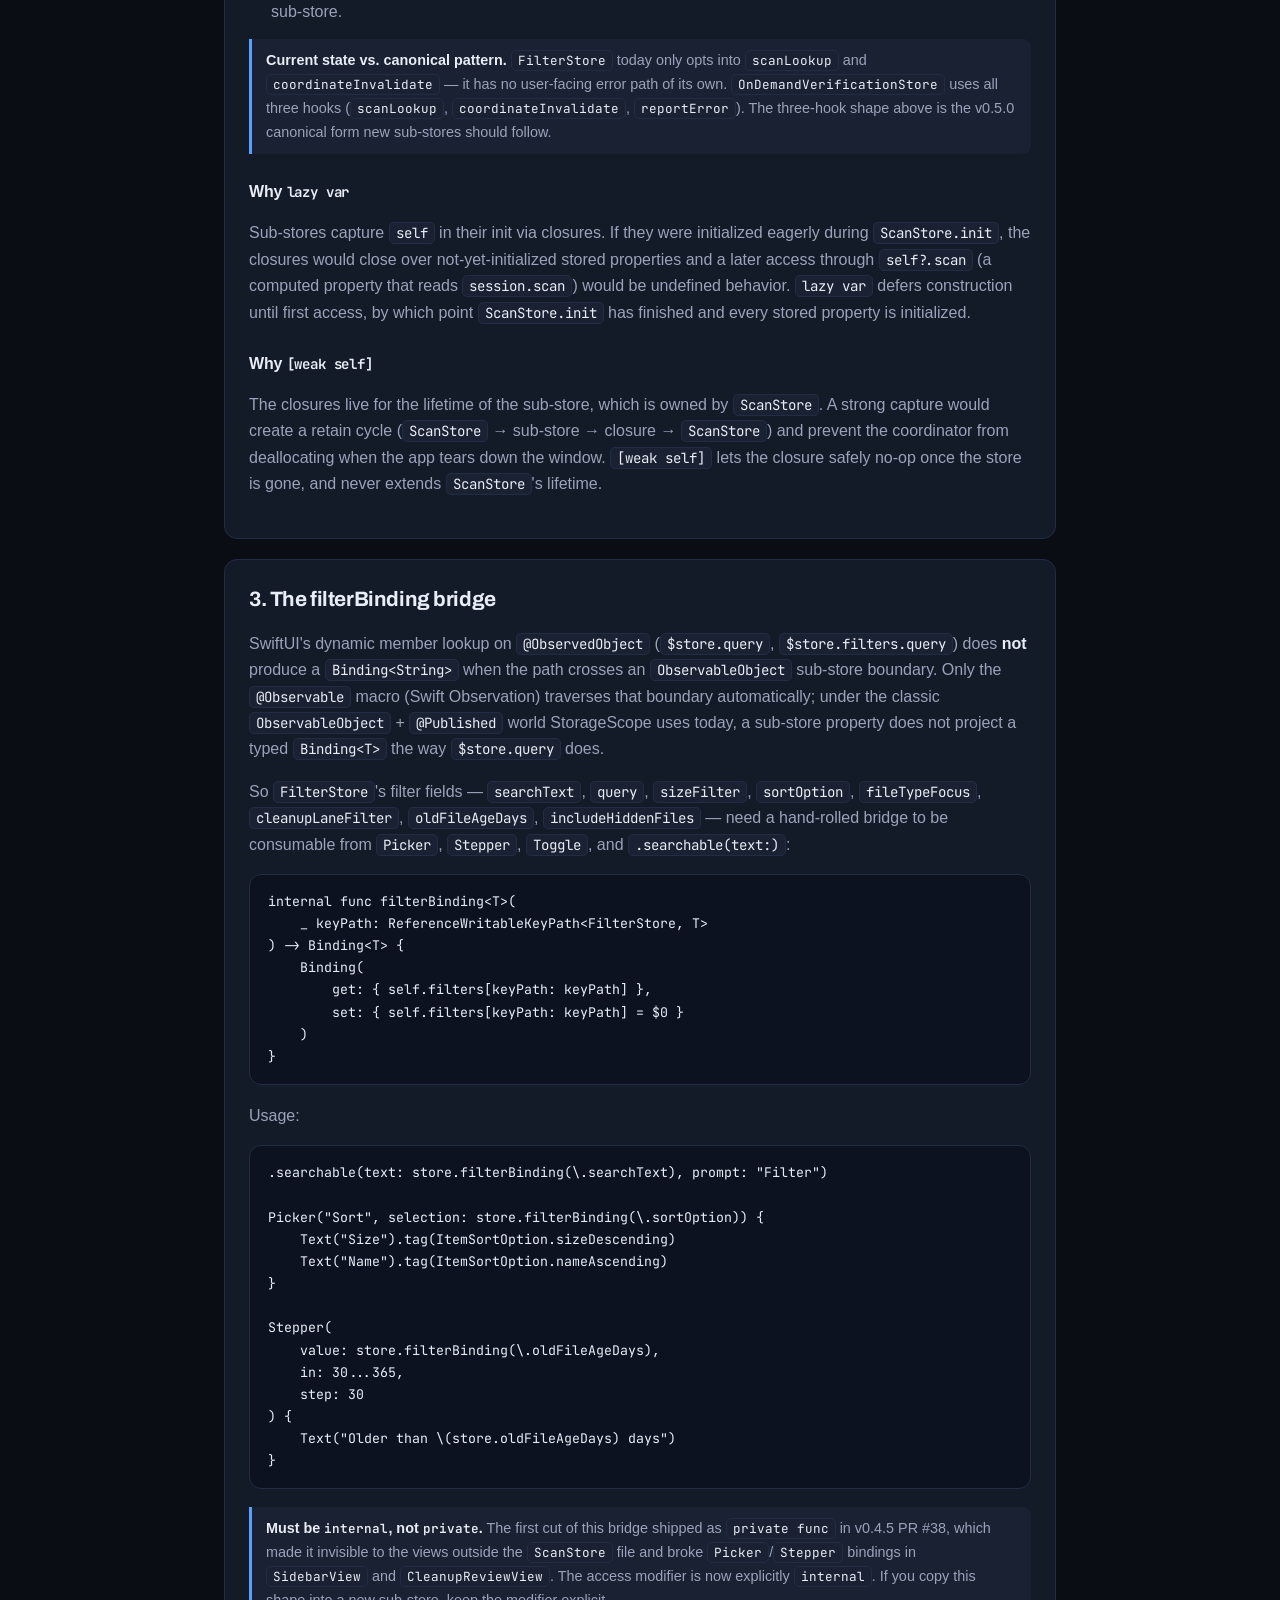
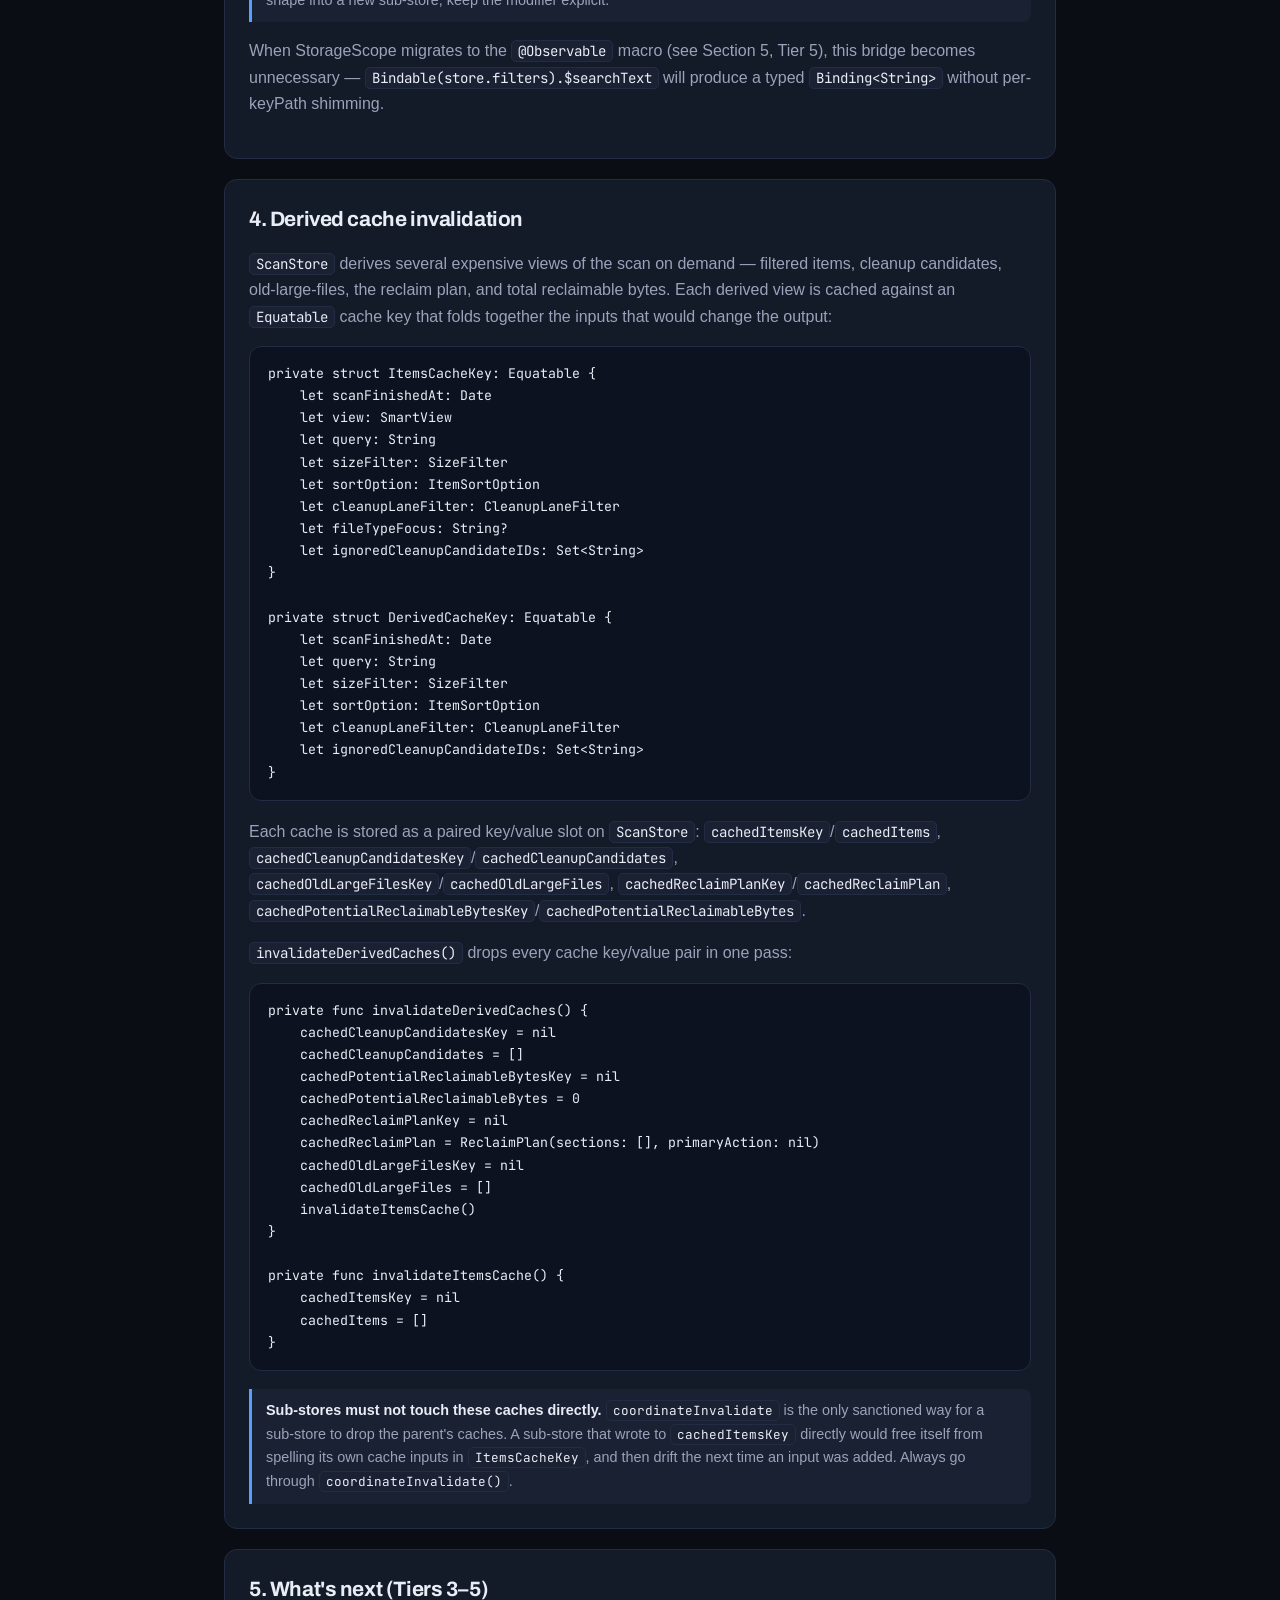
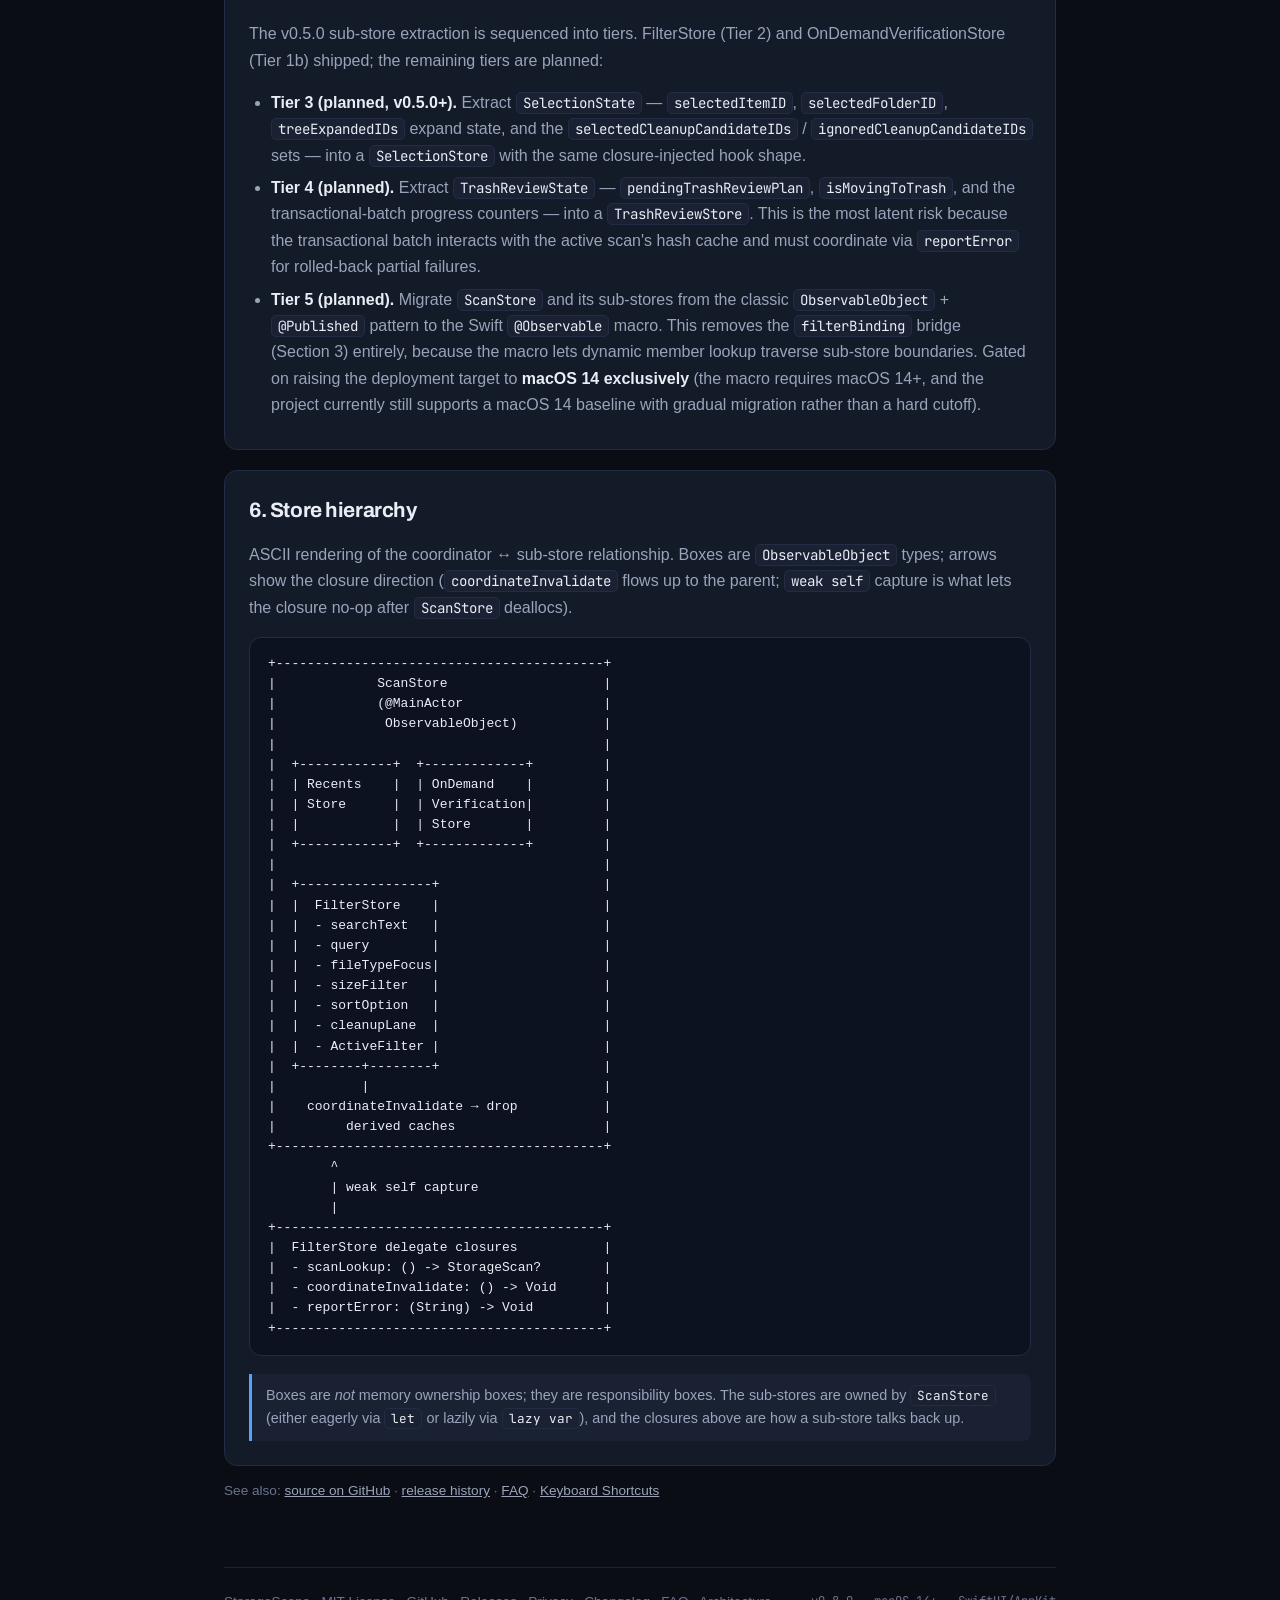
<file: docs/architecture.html>
<!doctype html>
<html lang="en">
<head>
  <meta charset="utf-8">
  <meta name="viewport" content="width=device-width, initial-scale=1">
  <title>Architecture — StorageScope</title>
  <meta name="description" content="StorageScope ScanStore architecture: the @MainActor ObservableObject coordinator, the v0.5.0 Tier-2 sub-store extraction pattern, the filterBinding bridge, derived cache invalidation, and what's planned for Tiers 3-5.">
  <link rel="canonical" href="https://rasputinkaiser.github.io/StorageScope/architecture.html">
  <meta property="og:title" content="Architecture — StorageScope">
  <meta property="og:description" content="How ScanStore coordinates sub-stores (FilterStore, OnDemandVerificationStore, RecentsStore) via closure-injected hooks, the filterBinding Binding bridge, and derived cache invalidation.">
  <meta property="og:type" content="article">
  <meta property="og:url" content="https://rasputinkaiser.github.io/StorageScope/architecture.html">
  <meta property="og:image" content="https://rasputinkaiser.github.io/StorageScope/images/storagescope-overview.png">
  <meta name="twitter:card" content="summary_large_image">
  <meta name="twitter:title" content="Architecture — StorageScope">
  <meta name="twitter:image" content="https://rasputinkaiser.github.io/StorageScope/images/storagescope-overview.png">
  <link rel="icon" type="image/png" href="images/storagescope-overview.png">
  <script type="application/ld+json">
  {
    "@context": "https://schema.org",
    "@type": "TechArticle",
    "headline": "ScanStore Architecture",
    "inLanguage": "en",
    "about": "ScanStore (@MainActor ObservableObject) coordinator pattern, v0.5.0 Tier-2 sub-store extraction, filterBinding bridge, and derived cache invalidation in StorageScope.",
    "isPartOf": {
      "@type": "WebSite",
      "name": "StorageScope",
      "url": "https://rasputinkaiser.github.io/StorageScope/"
    },
    "author": {
      "@type": "Person",
      "name": "RasputinKaiser"
    }
  }
  </script>
  <link rel="preconnect" href="https://fonts.googleapis.com">
  <link rel="preconnect" href="https://fonts.gstatic.com" crossorigin>
  <link href="https://fonts.googleapis.com/css2?family=Archivo:wght@600;700;800&family=JetBrains+Mono:wght@400;500;600&display=swap" rel="stylesheet">
  <link rel="stylesheet" href="assets/site.css">
</head>
<body>

  <div class="site-nav" role="banner">
    <div class="nav-inner">
      <a class="brand" href="./">StorageScope <span class="ver">v0.8.0</span></a>
      <nav aria-label="Site navigation">
        <a href="macos-disk-space-analyzer.html">Disk analyzer</a>
        <a href="mac-storage-cleaner.html">Storage cleaner</a>
        <a href="duplicate-file-finder-macos.html">Duplicates</a>
        <a href="open-source-cleanmymac-alternative.html">vs CleanMyMac</a>
        <a href="keyboard-shortcuts.html">Shortcuts</a>
        <a href="changelog.html">Changelog</a>
      </nav>
    </div>
  </div>

  <main>
    <h1>ScanStore Architecture</h1>
    <p class="lead">How <code>ScanStore</code> coordinates SwiftUI state, why it owns sub-stores via closure-injected hooks, and what's planned for v0.5.0+.</p>

    <section class="section" id="scanstore-coordinator">
      <h2>1. ScanStore: the coordinator</h2>
      <p><code>ScanStore</code> is the root SwiftUI state object for the StorageScope Mac app. It lives in
      <code>Sources/StorageScope/Stores/ScanStore.swift</code> and is declared as
      <code>@MainActor final class ScanStore: ObservableObject</code>.</p>
      <p>It is constructed exactly once in the app delegate
      (<code>Sources/StorageScope/App/StorageScopeApp.swift</code>) as
      <code>private let store = ScanStore()</code>, then injected into the view tree as an
      <code>@ObservedObject</code> on <code>ContentView</code>, <code>SidebarView</code>,
      <code>DetailView</code>, <code>InspectorView</code>, <code>TreeExplorerView</code>,
      <code>CleanupReviewView</code>, <code>DuplicateCandidatesView</code>,
      <code>TypeBreakdownView</code>, <code>OverviewView</code>, and <code>SettingsView</code>.</p>
      <p><code>ScanStore</code> owns the active scan, scan session state, selection state, the duplicate hash
      cache, security-scoped bookmark store, and the derived item/cleanup/reclaim caches that power the UI.
      It also <em>composes</em> three sub-stores that own narrower responsibility:</p>
      <ul>
        <li><code>RecentsStore</code> &mdash; persisted recent-folder URLs.</li>
        <li><code>OnDemandVerificationStore</code> &mdash; user-triggered "Verify Now" duplicate hashing.</li>
        <li><code>FilterStore</code> &mdash; search/size/type/sort/cleanup-lane/old-file-age filter state.</li>
      </ul>
      <p>The v0.5.0 era is deliberately splitting further responsibility out of <code>ScanStore</code> into
      additional sub-stores. Section&nbsp;5 enumerates what's planned.</p>
      <p class="note"><strong>Why sub-stores?</strong> A single monolithic <code>ObservableObject</code> makes SwiftUI
      observation too coarse: any <code>@Published</code> mutation invalidates the whole view tree that observes
      the store. Carving selection, filters, and verification into their own
      <code>ObservableObject</code>s lets SwiftUI re-render only the views that observe the changed sub-store.</p>
    </section>

    <section class="section" id="sub-store-extraction-pattern">
      <h2>2. Sub-store extraction pattern (v0.5.0 Tier 2)</h2>
      <p>The canonical pattern for a v0.5.0 sub-store declares it as a <code>lazy var</code> on
      <code>ScanStore</code> and wires three closure-injected hooks so the sub-store can read parent state
      and ask the parent to coordinate, without holding an owning reference back into <code>ScanStore</code>:</p>
      <pre><code class="language-swift">lazy var filters = FilterStore(
    scanLookup: { [weak self] in self?.scan },
    coordinateInvalidate: { [weak self] in self?.invalidateDerivedCaches() },
    reportError: { [weak self] in self?.errorMessage = $0 }
)</code></pre>
      <h3>The three closure-injected hooks</h3>
      <ul>
        <li><code>scanLookup: () -&gt; StorageScan?</code> &mdash; the sub-store reads the current
        <code>StorageScan</code> without holding an owning reference. <code>FilterStore</code> uses this to walk
        the retained-items tree when rebuilding its search-subtree match index; <code>OnDemandVerificationStore</code>
        uses it to check whether a group is already covered by a verified duplicate group.</li>
        <li><code>coordinateInvalidate: () -&gt; Void</code> &mdash; the sub-store asks the parent to drop its
        derived caches whenever filter / verification state changes. Each <code>@Published</code> setter on
        <code>FilterStore</code> that affects item ordering or visibility calls
        <code>coordinateInvalidate()</code>.</li>
        <li><code>reportError: (String) -&gt; Void</code> &mdash; the sub-store surfaces a user-facing error
        string through the parent's <code>@Published var errorMessage: String?</code>, so a single banner in
        <code>ContentView</code> can render errors from any sub-store.</li>
      </ul>
      <p class="note"><strong>Current state vs. canonical pattern.</strong> <code>FilterStore</code> today only
      opts into <code>scanLookup</code> and <code>coordinateInvalidate</code> &mdash; it has no user-facing
      error path of its own. <code>OnDemandVerificationStore</code> uses all three hooks
      (<code>scanLookup</code>, <code>coordinateInvalidate</code>, <code>reportError</code>). The three-hook
      shape above is the v0.5.0 canonical form new sub-stores should follow.</p>
      <h3>Why <code>lazy var</code></h3>
      <p>Sub-stores capture <code>self</code> in their init via closures. If they were initialized eagerly
      during <code>ScanStore.init</code>, the closures would close over not-yet-initialized stored properties
      and a later access through <code>self?.scan</code> (a computed property that reads
      <code>session.scan</code>) would be undefined behavior. <code>lazy var</code> defers construction until
      first access, by which point <code>ScanStore.init</code> has finished and every stored property is
      initialized.</p>
      <h3>Why <code>[weak self]</code></h3>
      <p>The closures live for the lifetime of the sub-store, which is owned by <code>ScanStore</code>. A
      strong capture would create a retain cycle (<code>ScanStore</code> &rarr; sub-store &rarr; closure
      &rarr; <code>ScanStore</code>) and prevent the coordinator from deallocating when the app tears down the
      window. <code>[weak self]</code> lets the closure safely no-op once the store is gone, and never extends
      <code>ScanStore</code>'s lifetime.</p>
    </section>

    <section class="section" id="filterbinding-bridge">
      <h2>3. The filterBinding bridge</h2>
      <p>SwiftUI's dynamic member lookup on <code>@ObservedObject</code> (<code>$store.query</code>,
      <code>$store.filters.query</code>) does <strong>not</strong> produce a <code>Binding&lt;String&gt;</code>
      when the path crosses an <code>ObservableObject</code> sub-store boundary. Only the
      <code>@Observable</code> macro (Swift Observation) traverses that boundary automatically; under the
      classic <code>ObservableObject</code> + <code>@Published</code> world StorageScope uses today, a sub-store
      property does not project a typed <code>Binding&lt;T&gt;</code> the way <code>$store.query</code> does.</p>
      <p>So <code>FilterStore</code>'s filter fields &mdash; <code>searchText</code>, <code>query</code>,
      <code>sizeFilter</code>, <code>sortOption</code>, <code>fileTypeFocus</code>,
      <code>cleanupLaneFilter</code>, <code>oldFileAgeDays</code>, <code>includeHiddenFiles</code>
      &mdash; need a hand-rolled bridge to be consumable from <code>Picker</code>, <code>Stepper</code>,
      <code>Toggle</code>, and <code>.searchable(text:)</code>:</p>
      <pre><code class="language-swift">internal func filterBinding&lt;T&gt;(
    _ keyPath: ReferenceWritableKeyPath&lt;FilterStore, T&gt;
) -&gt; Binding&lt;T&gt; {
    Binding(
        get: { self.filters[keyPath: keyPath] },
        set: { self.filters[keyPath: keyPath] = $0 }
    )
}</code></pre>
      <p>Usage:</p>
      <pre><code class="language-swift">.searchable(text: store.filterBinding(\.searchText), prompt: "Filter")

Picker("Sort", selection: store.filterBinding(\.sortOption)) {
    Text("Size").tag(ItemSortOption.sizeDescending)
    Text("Name").tag(ItemSortOption.nameAscending)
}

Stepper(
    value: store.filterBinding(\.oldFileAgeDays),
    in: 30...365,
    step: 30
) {
    Text("Older than \(store.oldFileAgeDays) days")
}</code></pre>
      <p class="note"><strong>Must be <code>internal</code>, not <code>private</code>.</strong> The first cut of this
      bridge shipped as <code>private func</code> in v0.4.5 PR&nbsp;#38, which made it invisible to the views
      outside the <code>ScanStore</code> file and broke <code>Picker</code>/<code>Stepper</code> bindings in
      <code>SidebarView</code> and <code>CleanupReviewView</code>. The access modifier is now explicitly
      <code>internal</code>. If you copy this shape into a new sub-store, keep the modifier explicit.</p>
      <p>When StorageScope migrates to the <code>@Observable</code> macro (see Section&nbsp;5, Tier 5), this
      bridge becomes unnecessary &mdash; <code>Bindable(store.filters).$searchText</code> will produce a typed
      <code>Binding&lt;String&gt;</code> without per-keyPath shimming.</p>
    </section>

    <section class="section" id="derived-cache-invalidation">
      <h2>4. Derived cache invalidation</h2>
      <p><code>ScanStore</code> derives several expensive views of the scan on demand &mdash; filtered items,
      cleanup candidates, old-large-files, the reclaim plan, and total reclaimable bytes. Each derived view is
      cached against an <code>Equatable</code> cache key that folds together the inputs that would change the
      output:</p>
      <pre><code class="language-swift">private struct ItemsCacheKey: Equatable {
    let scanFinishedAt: Date
    let view: SmartView
    let query: String
    let sizeFilter: SizeFilter
    let sortOption: ItemSortOption
    let cleanupLaneFilter: CleanupLaneFilter
    let fileTypeFocus: String?
    let ignoredCleanupCandidateIDs: Set&lt;String&gt;
}

private struct DerivedCacheKey: Equatable {
    let scanFinishedAt: Date
    let query: String
    let sizeFilter: SizeFilter
    let sortOption: ItemSortOption
    let cleanupLaneFilter: CleanupLaneFilter
    let ignoredCleanupCandidateIDs: Set&lt;String&gt;
}</code></pre>
      <p>Each cache is stored as a paired key/value slot on <code>ScanStore</code>:
      <code>cachedItemsKey</code>/<code>cachedItems</code>,
      <code>cachedCleanupCandidatesKey</code>/<code>cachedCleanupCandidates</code>,
      <code>cachedOldLargeFilesKey</code>/<code>cachedOldLargeFiles</code>,
      <code>cachedReclaimPlanKey</code>/<code>cachedReclaimPlan</code>,
      <code>cachedPotentialReclaimableBytesKey</code>/<code>cachedPotentialReclaimableBytes</code>.</p>
      <p><code>invalidateDerivedCaches()</code> drops every cache key/value pair in one pass:</p>
      <pre><code class="language-swift">private func invalidateDerivedCaches() {
    cachedCleanupCandidatesKey = nil
    cachedCleanupCandidates = []
    cachedPotentialReclaimableBytesKey = nil
    cachedPotentialReclaimableBytes = 0
    cachedReclaimPlanKey = nil
    cachedReclaimPlan = ReclaimPlan(sections: [], primaryAction: nil)
    cachedOldLargeFilesKey = nil
    cachedOldLargeFiles = []
    invalidateItemsCache()
}

private func invalidateItemsCache() {
    cachedItemsKey = nil
    cachedItems = []
}</code></pre>
      <p class="note"><strong>Sub-stores must not touch these caches directly.</strong>
      <code>coordinateInvalidate</code> is the only sanctioned way for a sub-store to drop the parent's caches.
      A sub-store that wrote to <code>cachedItemsKey</code> directly would free itself from spelling its own
      cache inputs in <code>ItemsCacheKey</code>, and then drift the next time an input was added. Always go
      through <code>coordinateInvalidate()</code>.</p>
    </section>

    <section class="section" id="whats-next">
      <h2>5. What's next (Tiers 3–5)</h2>
      <p>The v0.5.0 sub-store extraction is sequenced into tiers. FilterStore (Tier&nbsp;2) and
      OnDemandVerificationStore (Tier&nbsp;1b) shipped; the remaining tiers are planned:</p>
      <ul>
        <li><strong>Tier 3 (planned, v0.5.0+).</strong> Extract <code>SelectionState</code> &mdash;
        <code>selectedItemID</code>, <code>selectedFolderID</code>, <code>treeExpandedIDs</code> expand state,
        and the <code>selectedCleanupCandidateIDs</code> / <code>ignoredCleanupCandidateIDs</code> sets &mdash;
        into a <code>SelectionStore</code> with the same closure-injected hook shape.</li>
        <li><strong>Tier 4 (planned).</strong> Extract <code>TrashReviewState</code> &mdash;
        <code>pendingTrashReviewPlan</code>, <code>isMovingToTrash</code>, and the transactional-batch progress
        counters &mdash; into a <code>TrashReviewStore</code>. This is the most latent risk because the
        transactional batch interacts with the active scan's hash cache and must coordinate via
        <code>reportError</code> for rolled-back partial failures.</li>
        <li><strong>Tier 5 (planned).</strong> Migrate <code>ScanStore</code> and its sub-stores from the
        classic <code>ObservableObject</code> + <code>@Published</code> pattern to the Swift
        <code>@Observable</code> macro. This removes the <code>filterBinding</code> bridge (Section&nbsp;3)
        entirely, because the macro lets dynamic member lookup traverse sub-store boundaries. Gated on raising
        the deployment target to <strong>macOS 14 exclusively</strong> (the macro requires macOS 14+, and the
        project currently still supports a macOS 14 baseline with gradual migration rather than a hard cutoff).</li>
      </ul>
    </section>

    <section class="section" id="store-hierarchy-diagram">
      <h2>6. Store hierarchy</h2>
      <p>ASCII rendering of the coordinator &harr; sub-store relationship. Boxes are
      <code>ObservableObject</code> types; arrows show the closure direction
      (<code>coordinateInvalidate</code> flows up to the parent; <code>weak self</code> capture is what lets
      the closure no-op after <code>ScanStore</code> deallocs).</p>
      <pre>
+------------------------------------------+
|             ScanStore                    |
|             (@MainActor                  |
|              ObservableObject)           |
|                                          |
|  +------------+  +-------------+         |
|  | Recents    |  | OnDemand    |         |
|  | Store      |  | Verification|         |
|  |            |  | Store       |         |
|  +------------+  +-------------+         |
|                                          |
|  +-----------------+                     |
|  |  FilterStore    |                     |
|  |  - searchText   |                     |
|  |  - query        |                     |
|  |  - fileTypeFocus|                     |
|  |  - sizeFilter   |                     |
|  |  - sortOption   |                     |
|  |  - cleanupLane  |                     |
|  |  - ActiveFilter |                     |
|  +--------+--------+                     |
|           |                              |
|    coordinateInvalidate → drop           |
|         derived caches                   |
+------------------------------------------+
        ^
        | weak self capture
        |
+------------------------------------------+
|  FilterStore delegate closures           |
|  - scanLookup: () -> StorageScan?        |
|  - coordinateInvalidate: () -> Void      |
|  - reportError: (String) -> Void         |
+------------------------------------------+
</pre>
      <p class="note">Boxes are <em>not</em> memory ownership boxes; they are responsibility boxes. The
      sub-stores are owned by <code>ScanStore</code> (either eagerly via <code>let</code> or lazily via
      <code>lazy var</code>), and the closures above are how a sub-store talks back up.</p>
    </section>

    <p class="actions-note">See also: <a href="https://github.com/RasputinKaiser/StorageScope">source on GitHub</a> &middot; <a href="changelog.html">release history</a> &middot; <a href="faq.html">FAQ</a> &middot; <a href="keyboard-shortcuts.html">Keyboard Shortcuts</a></p>

    <footer class="site-footer">
      <div>
        StorageScope
        &middot;
        MIT License
        &middot;
        <a href="https://github.com/RasputinKaiser/StorageScope">GitHub</a>
        &middot;
        <a href="https://github.com/RasputinKaiser/StorageScope/releases">Releases</a>
        &middot;
        <a href="privacy.html">Privacy</a>
        &middot;
        <a href="changelog.html">Changelog</a>
        &middot;
        <a href="faq.html">FAQ</a>
        &middot;
        <a href="architecture.html">Architecture</a>
      </div>
      <div class="site-footer-meta">v0.8.0 &middot; macOS 14+ &middot; SwiftUI/AppKit</div>
    </footer>
  </main>
</body>
</html>
</file>
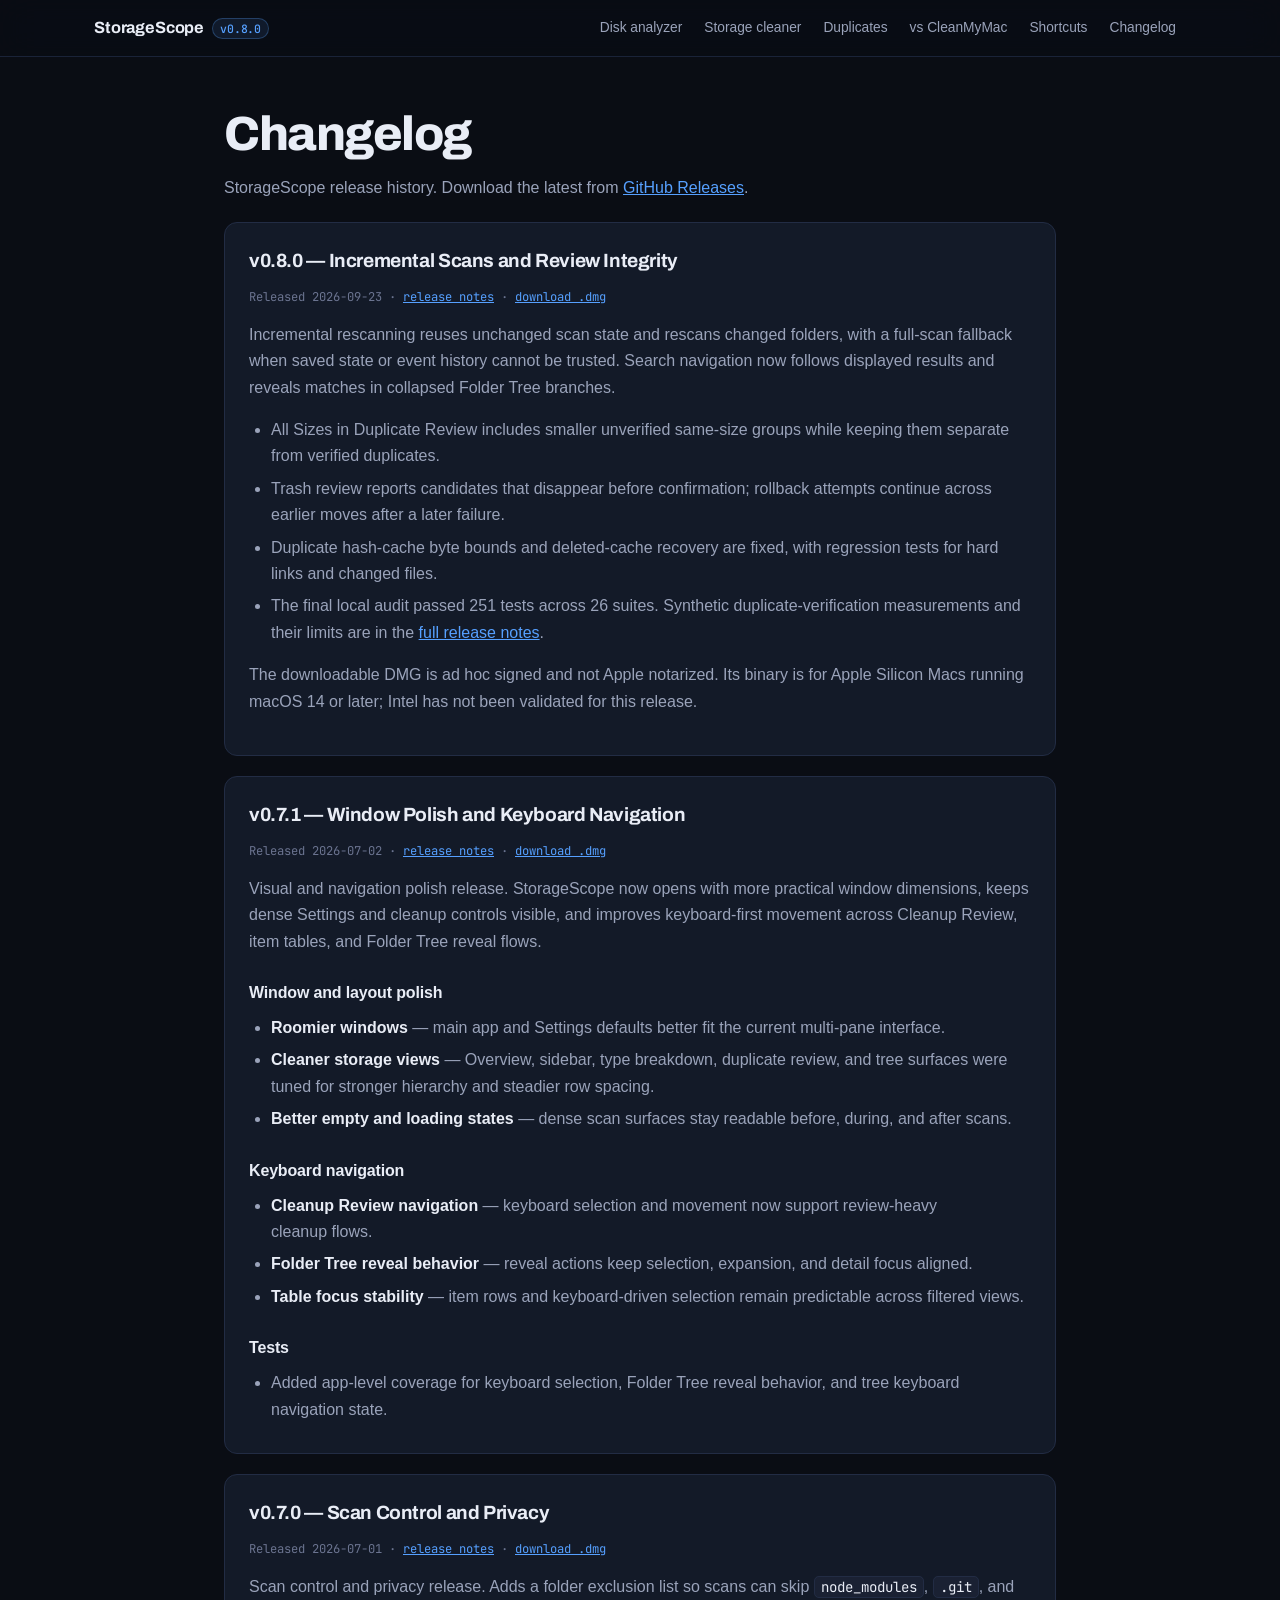
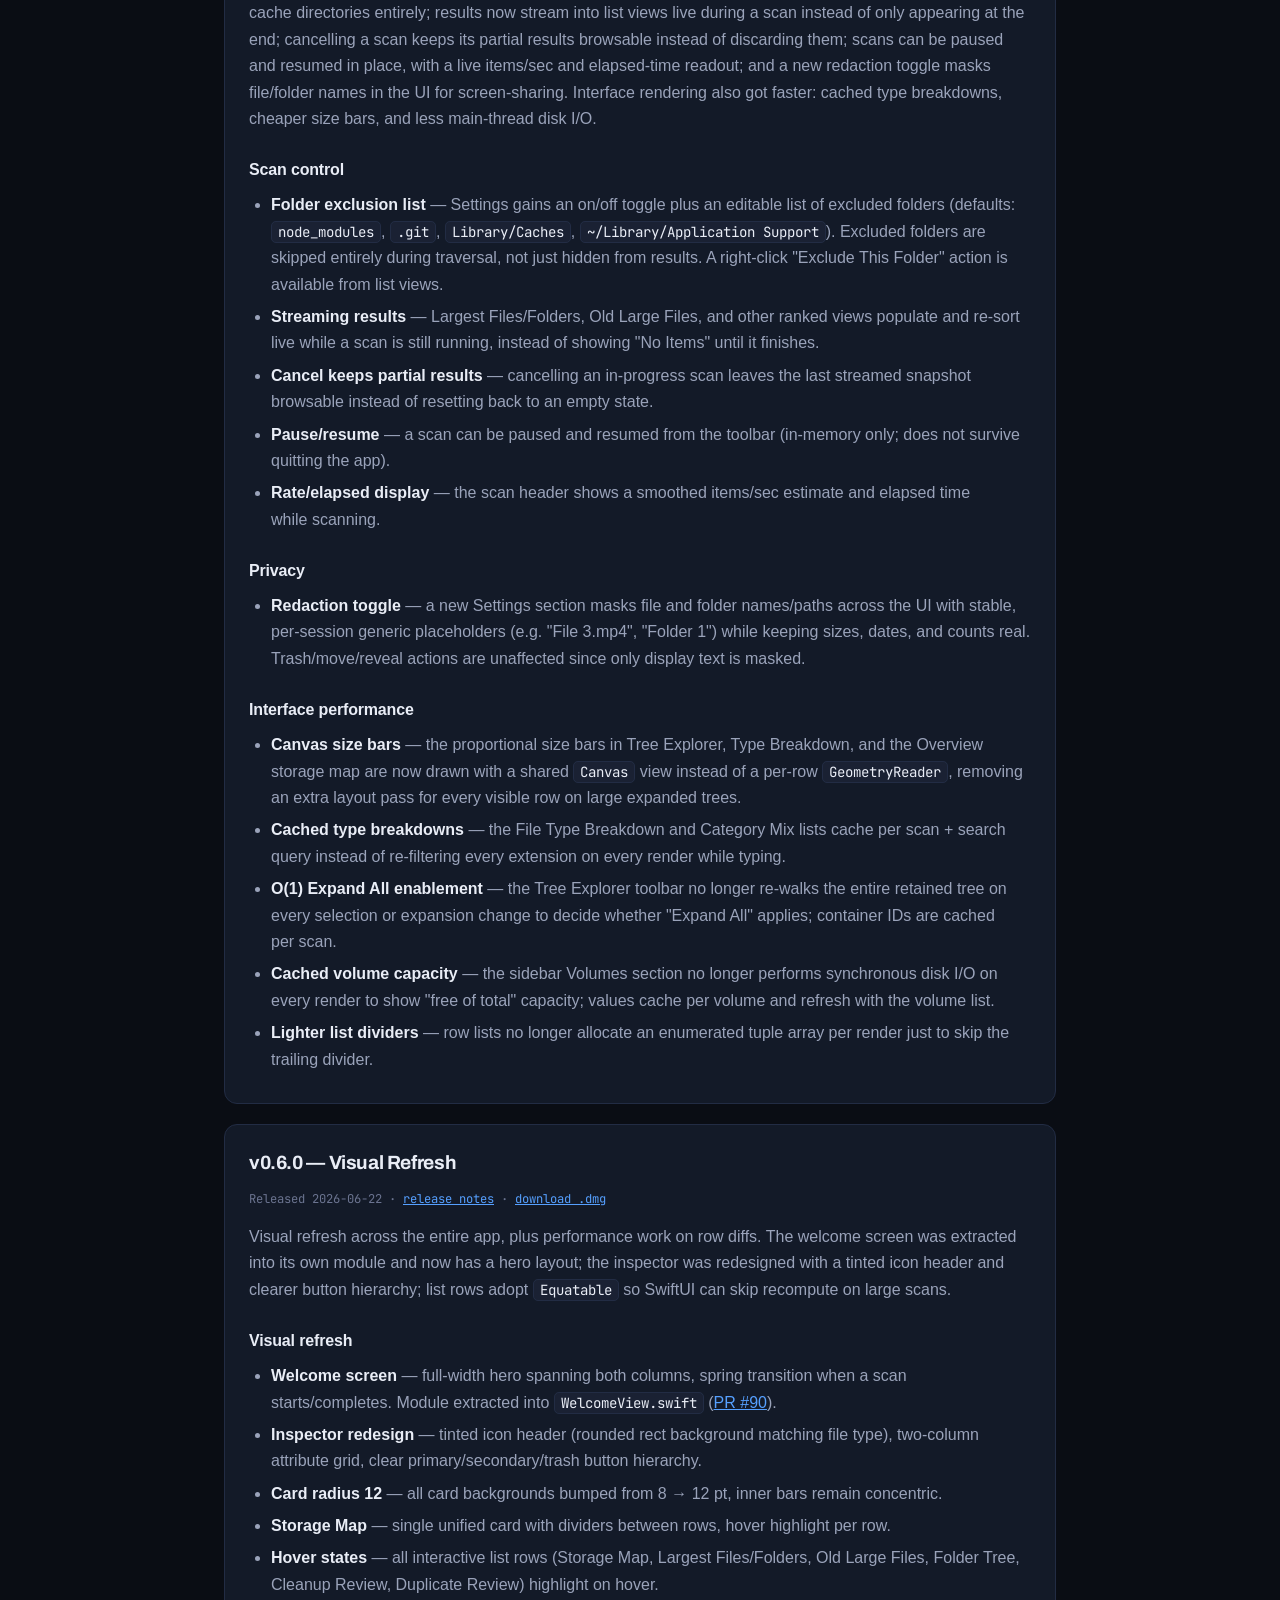
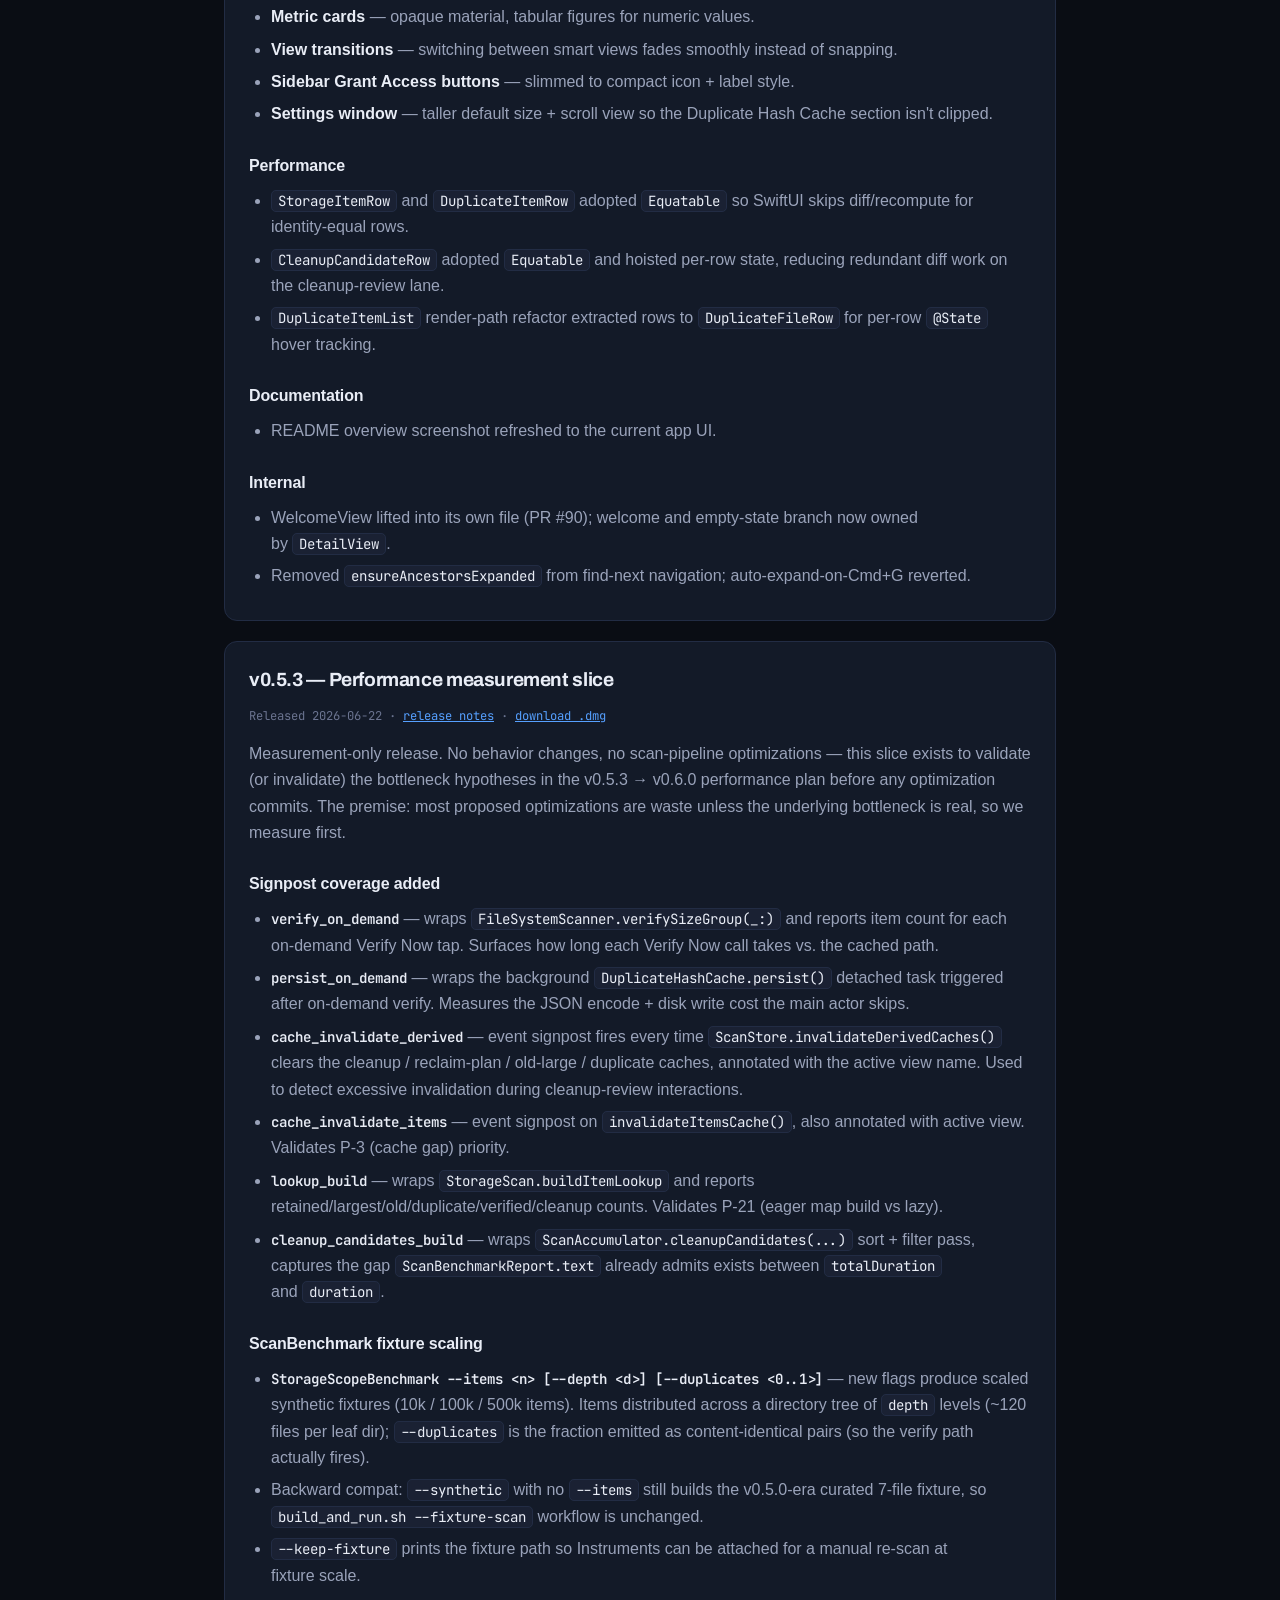
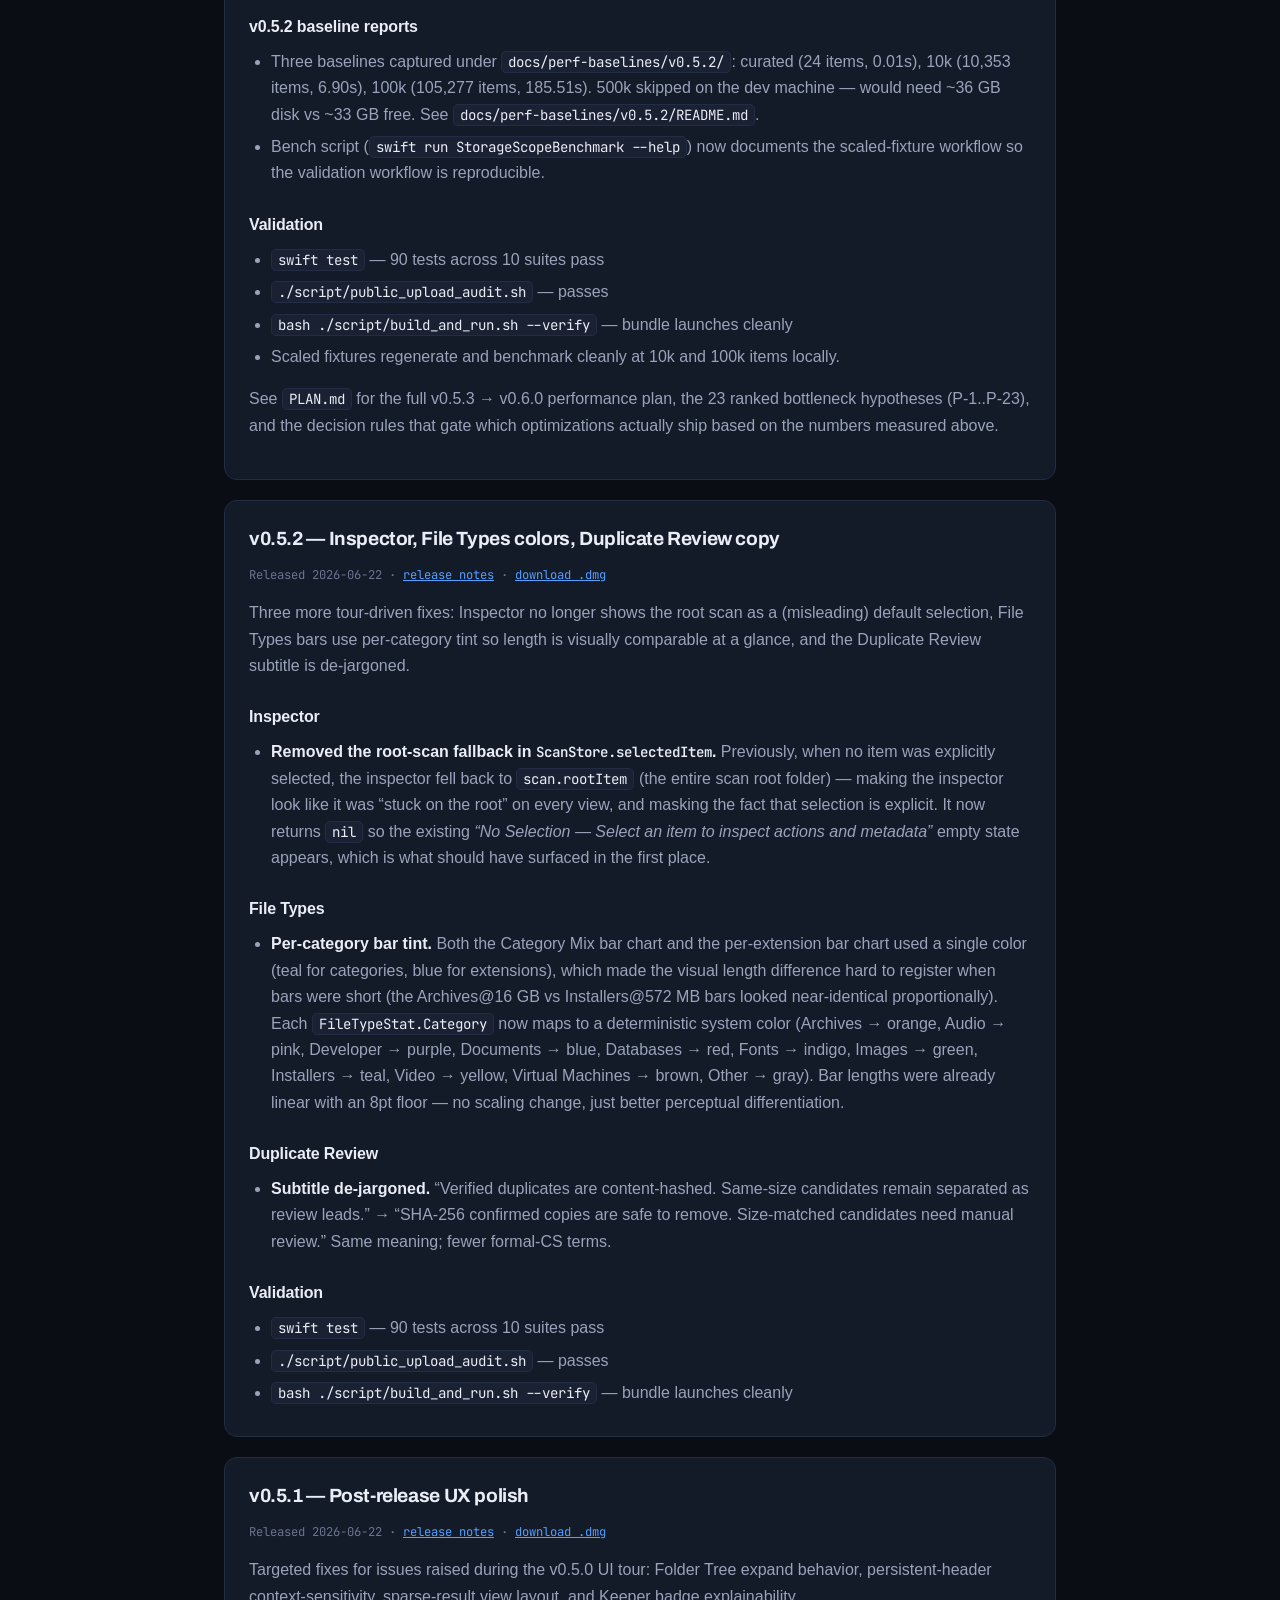
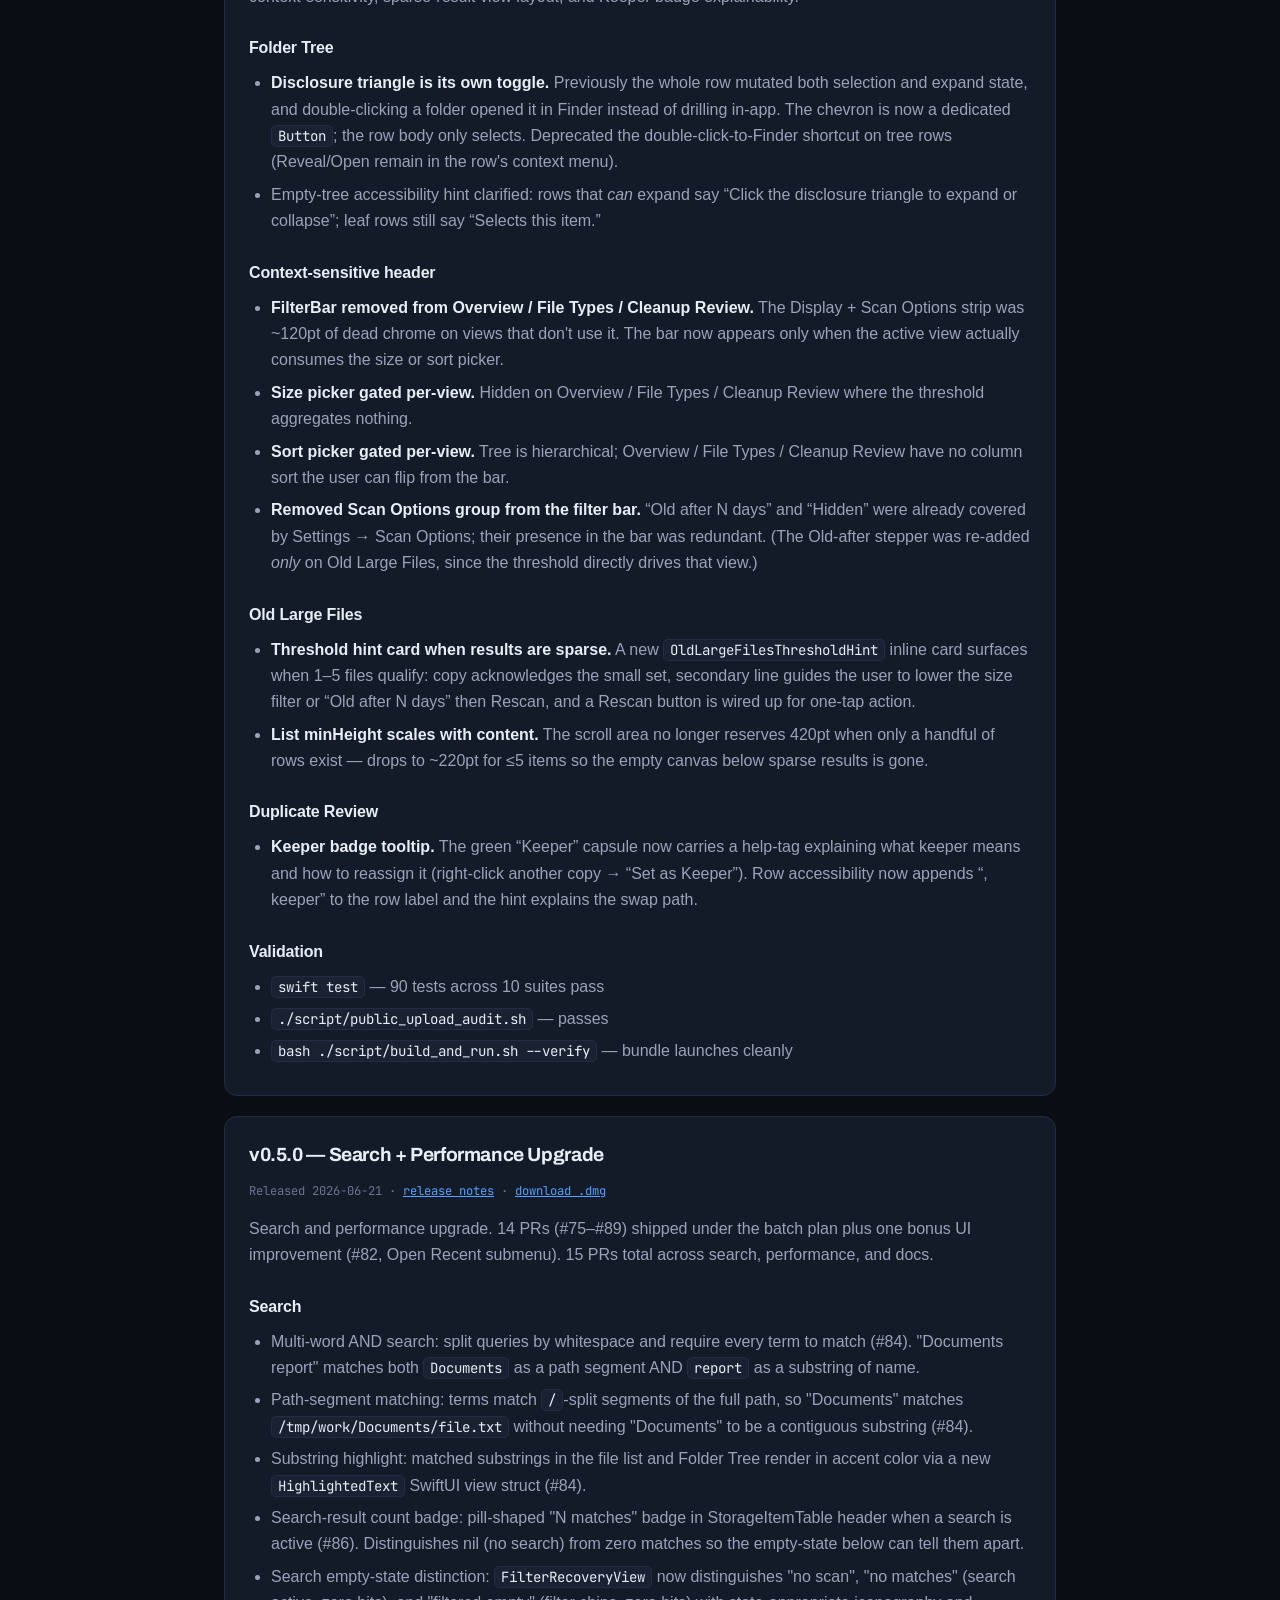
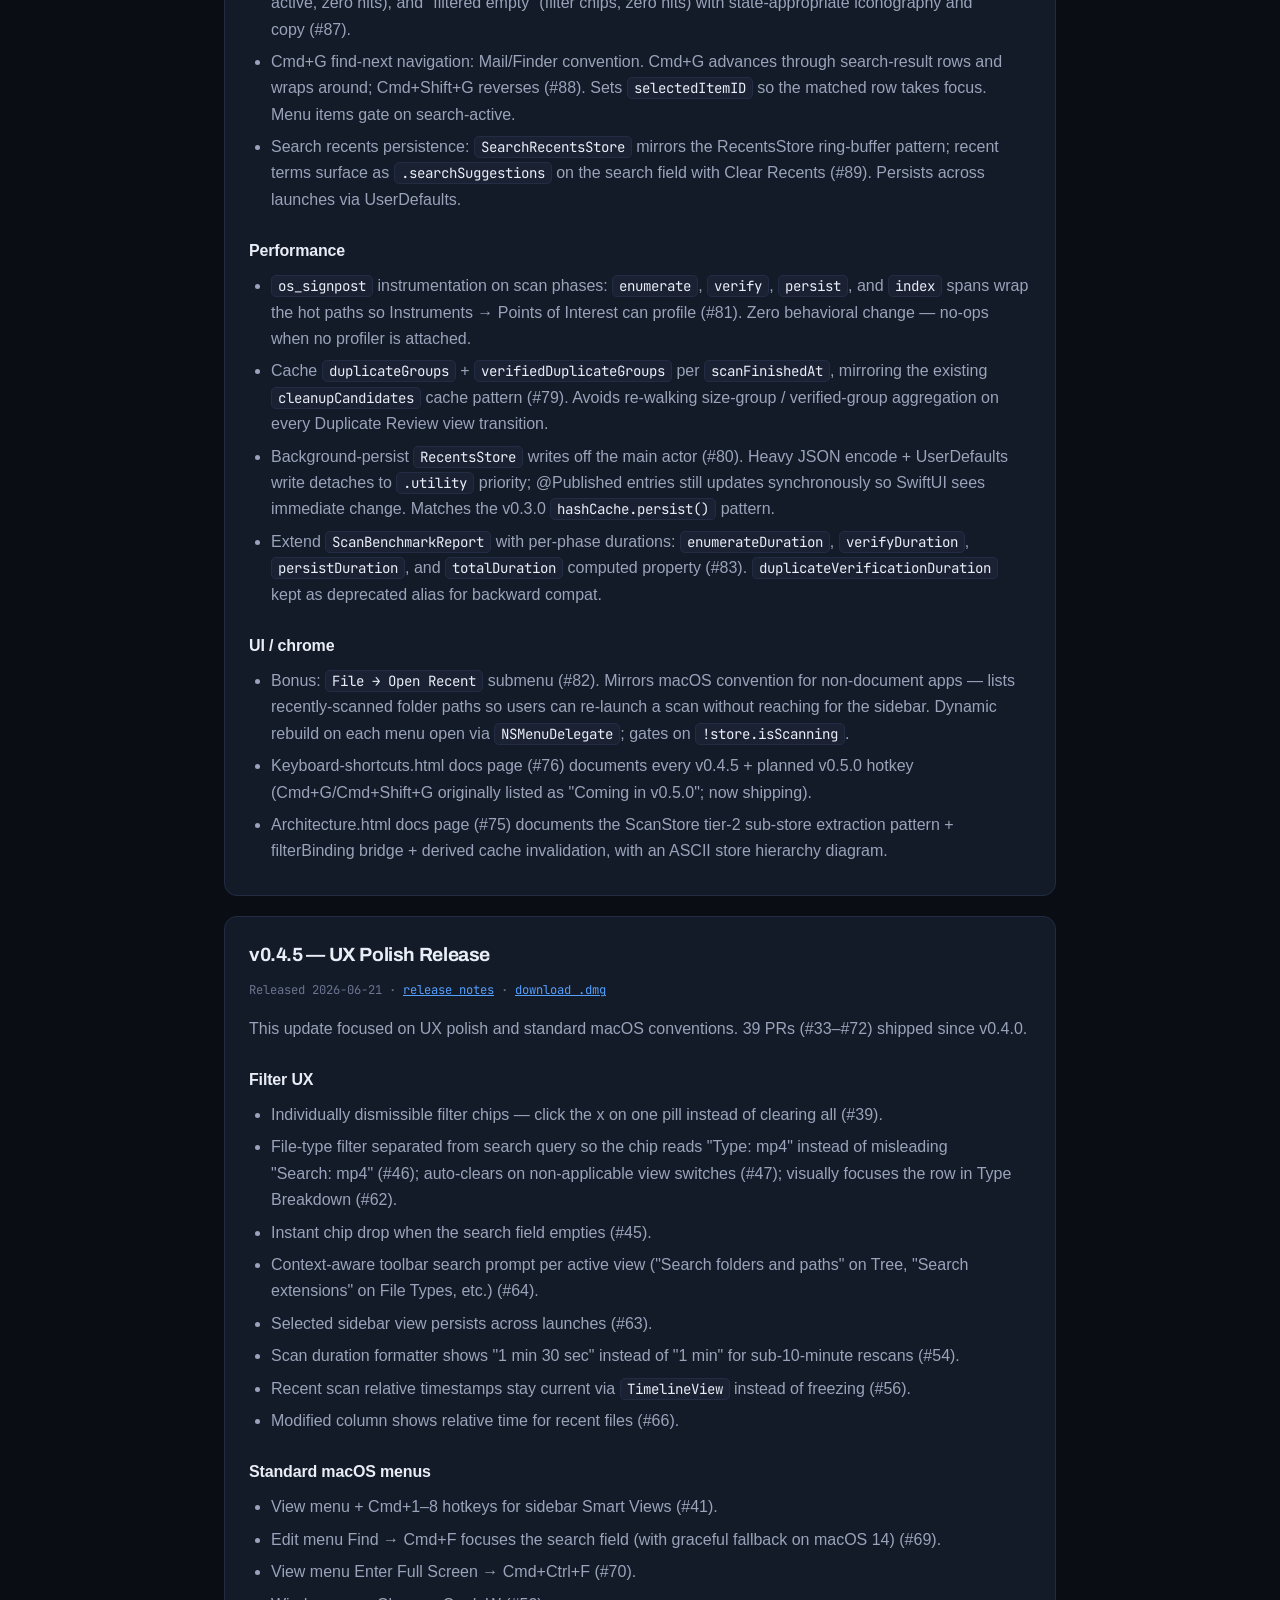
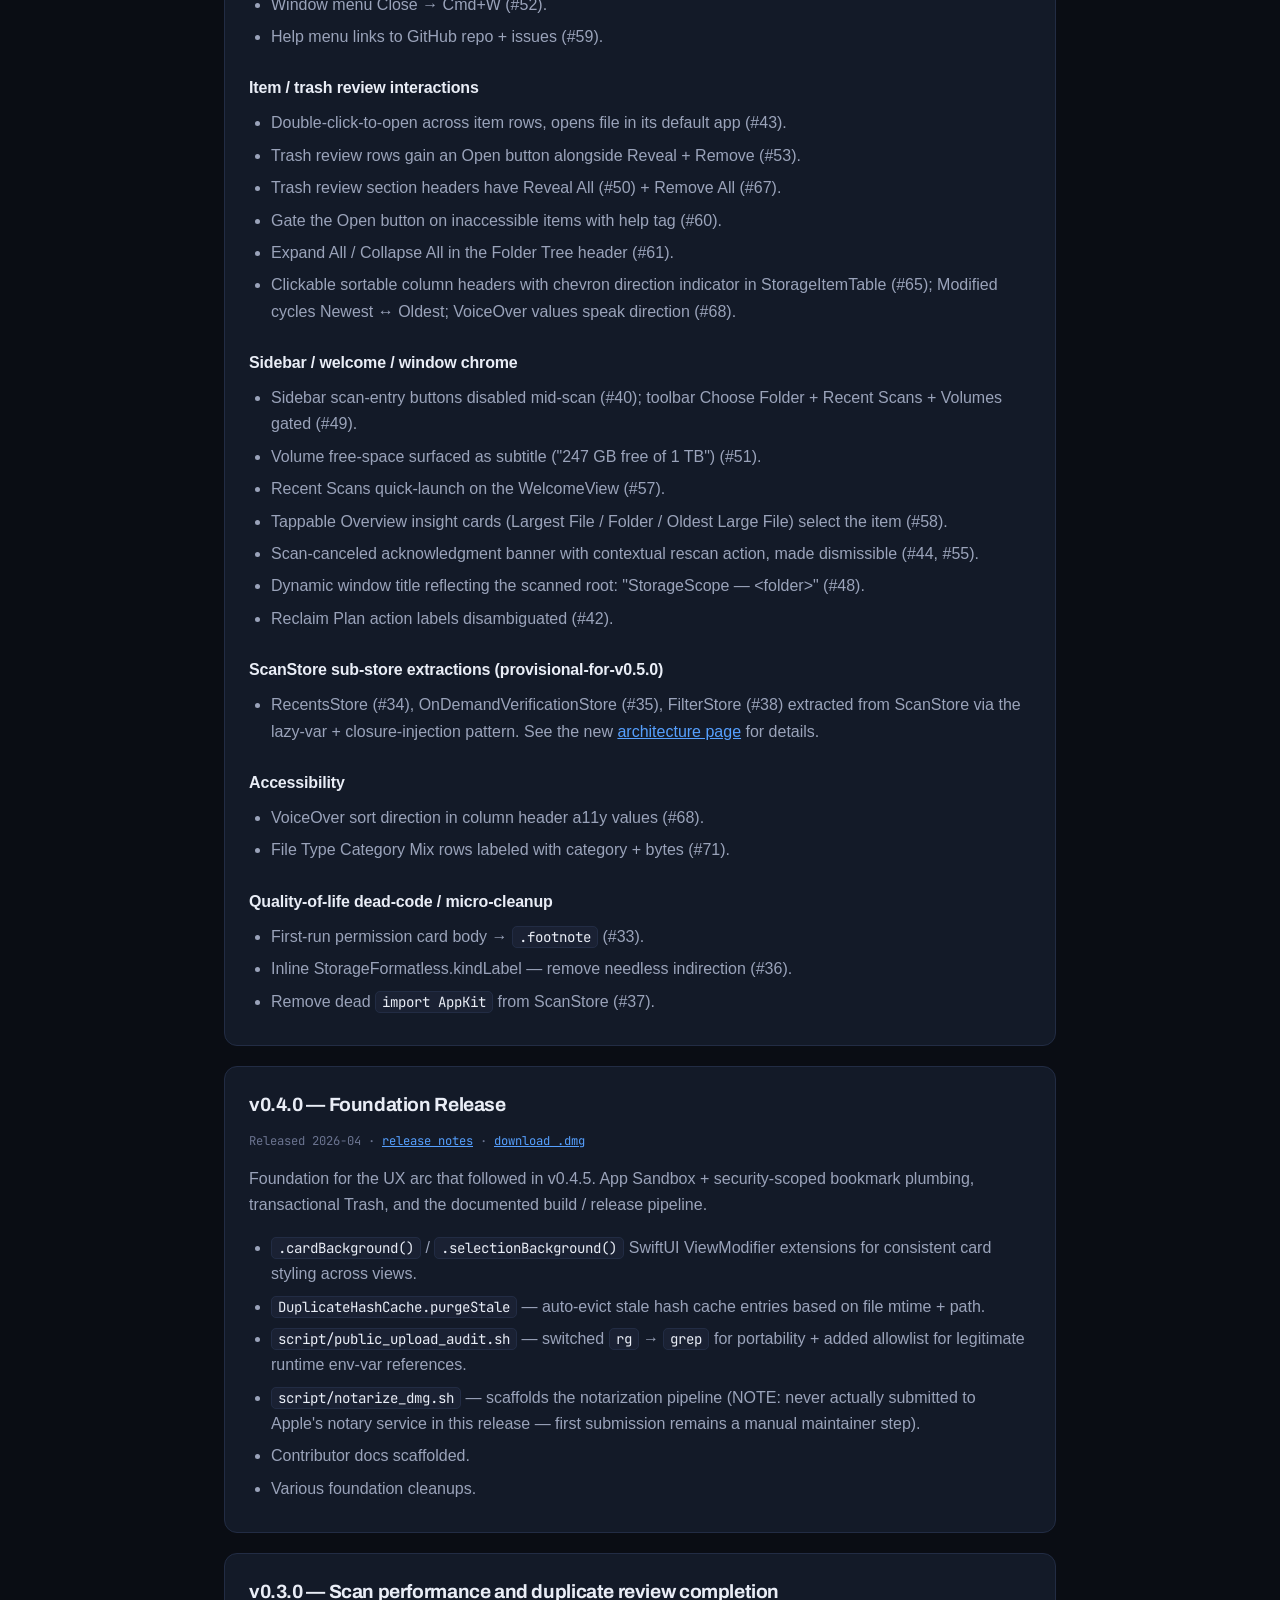
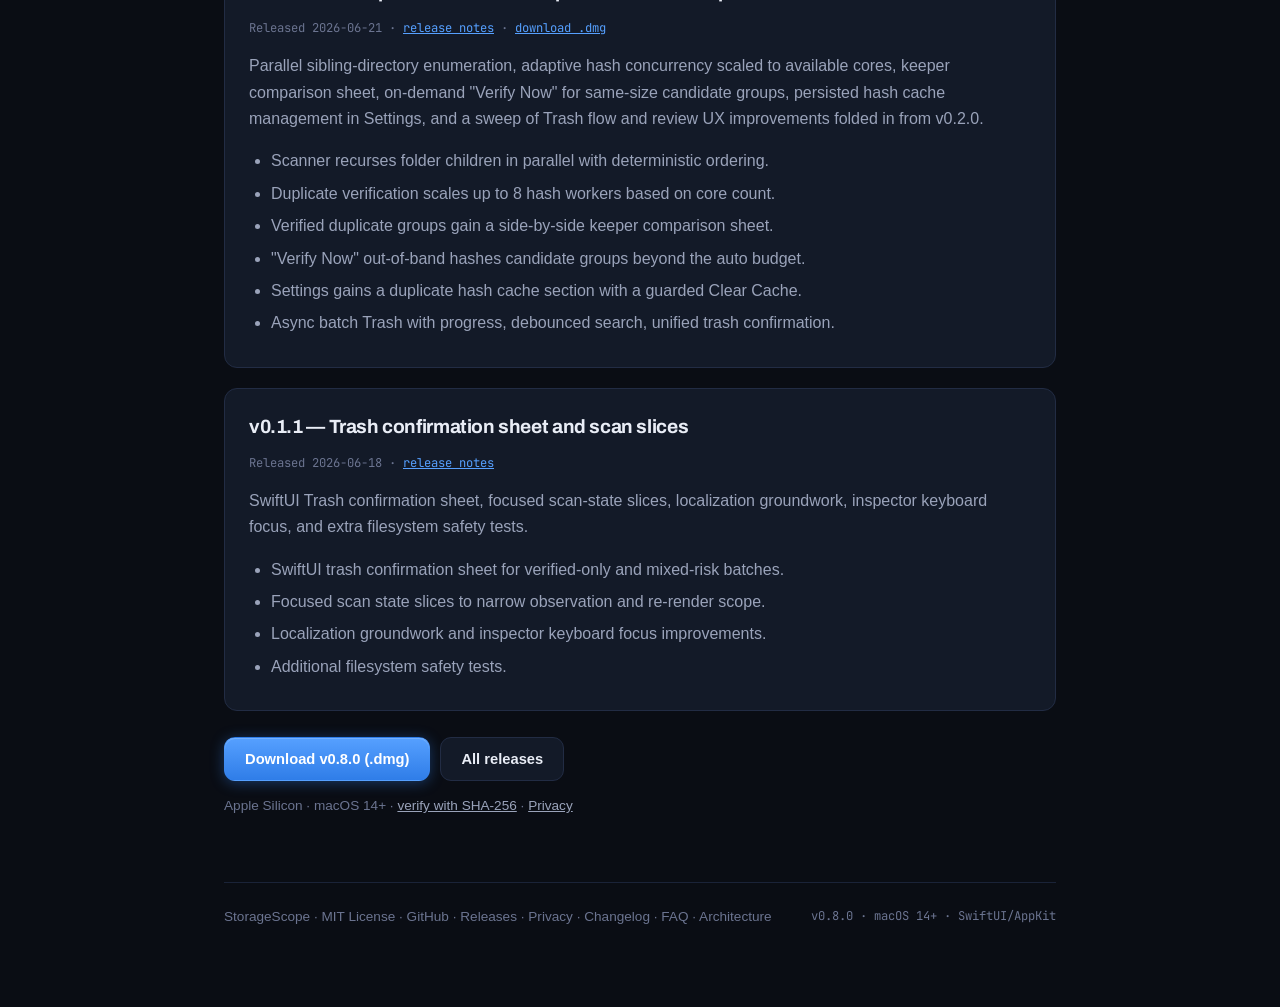
<file: docs/changelog.html>
<!doctype html>
<html lang="en">
<head>
  <meta charset="utf-8">
  <meta name="viewport" content="width=device-width, initial-scale=1">
  <title>Changelog - StorageScope</title>
  <meta name="description" content="StorageScope release history: summarize what shipped in each tagged version, with links to GitHub releases and DMG downloads.">
  <link rel="canonical" href="https://rasputinkaiser.github.io/StorageScope/changelog.html">
  <meta property="og:title" content="Changelog - StorageScope">
  <meta property="og:description" content="StorageScope version history and what shipped in each release.">
  <meta property="og:type" content="article">
  <meta property="og:url" content="https://rasputinkaiser.github.io/StorageScope/changelog.html">
  <meta property="og:image" content="https://rasputinkaiser.github.io/StorageScope/images/storagescope-overview.png">
  <meta name="twitter:card" content="summary_large_image">
  <meta name="twitter:title" content="Changelog - StorageScope">
  <meta name="twitter:image" content="https://rasputinkaiser.github.io/StorageScope/images/storagescope-overview.png">
  <link rel="icon" type="image/png" href="images/storagescope-overview.png">
  <script type="application/ld+json">
  {
    "@context": "https://schema.org",
    "@type": "Article",
    "headline": "StorageScope changelog",
    "inLanguage": "en",
    "about": "Release history for the StorageScope macOS storage analyzer.",
    "isPartOf": {
      "@type": "WebSite",
      "name": "StorageScope",
      "url": "https://rasputinkaiser.github.io/StorageScope/"
    }
  }
  </script>
  <link rel="preconnect" href="https://fonts.googleapis.com">
  <link rel="preconnect" href="https://fonts.gstatic.com" crossorigin>
  <link href="https://fonts.googleapis.com/css2?family=Archivo:wght@600;700;800&family=JetBrains+Mono:wght@400;500;600&display=swap" rel="stylesheet">
  <link rel="stylesheet" href="assets/site.css">
</head>
<body>

  <div class="site-nav" role="banner">
    <div class="nav-inner">
      <a class="brand" href="./">StorageScope <span class="ver">v0.8.0</span></a>
      <nav aria-label="Site navigation">
        <a href="macos-disk-space-analyzer.html">Disk analyzer</a>
        <a href="mac-storage-cleaner.html">Storage cleaner</a>
        <a href="duplicate-file-finder-macos.html">Duplicates</a>
        <a href="open-source-cleanmymac-alternative.html">vs CleanMyMac</a>
        <a href="keyboard-shortcuts.html">Shortcuts</a>
        <a href="changelog.html">Changelog</a>
      </nav>
    </div>
  </div>

  <main>
    <h1>Changelog</h1>
    <p>StorageScope release history. Download the latest from <a href="https://github.com/RasputinKaiser/StorageScope/releases">GitHub Releases</a>.</p>

    <section class="release">
      <h2>v0.8.0 &mdash; Incremental Scans and Review Integrity</h2>
      <div class="meta">Released 2026-09-23 &middot; <a href="https://github.com/RasputinKaiser/StorageScope/releases/tag/v0.8.0">release notes</a> &middot; <a href="https://github.com/RasputinKaiser/StorageScope/releases/download/v0.8.0/StorageScope-0.8.0.dmg">download .dmg</a></div>
      <p>Incremental rescanning reuses unchanged scan state and rescans changed folders, with a full-scan fallback when saved state or event history cannot be trusted. Search navigation now follows displayed results and reveals matches in collapsed Folder Tree branches.</p>
      <ul>
        <li>All Sizes in Duplicate Review includes smaller unverified same-size groups while keeping them separate from verified duplicates.</li>
        <li>Trash review reports candidates that disappear before confirmation; rollback attempts continue across earlier moves after a later failure.</li>
        <li>Duplicate hash-cache byte bounds and deleted-cache recovery are fixed, with regression tests for hard links and changed files.</li>
        <li>The final local audit passed 251 tests across 26 suites. Synthetic duplicate-verification measurements and their limits are in the <a href="https://github.com/RasputinKaiser/StorageScope/blob/main/docs/releases/v0.8.0.md">full release notes</a>.</li>
      </ul>
      <p>The downloadable DMG is ad hoc signed and not Apple notarized. Its binary is for Apple Silicon Macs running macOS 14 or later; Intel has not been validated for this release.</p>
    </section>

    <section class="release">
      <h2>v0.7.1 &mdash; Window Polish and Keyboard Navigation</h2>
      <div class="meta">Released 2026-07-02 &middot; <a href="https://github.com/RasputinKaiser/StorageScope/releases/tag/v0.7.1">release notes</a> &middot; <a href="https://github.com/RasputinKaiser/StorageScope/releases/download/v0.7.1/StorageScope-0.7.1.dmg">download .dmg</a></div>
      <p>Visual and navigation polish release. StorageScope now opens with more practical window dimensions, keeps dense Settings and cleanup controls visible, and improves keyboard-first movement across Cleanup Review, item tables, and Folder Tree reveal flows.</p>

      <h3>Window and layout polish</h3>
      <ul>
        <li><strong>Roomier windows</strong> &mdash; main app and Settings defaults better fit the current multi-pane interface.</li>
        <li><strong>Cleaner storage views</strong> &mdash; Overview, sidebar, type breakdown, duplicate review, and tree surfaces were tuned for stronger hierarchy and steadier row spacing.</li>
        <li><strong>Better empty and loading states</strong> &mdash; dense scan surfaces stay readable before, during, and after scans.</li>
      </ul>

      <h3>Keyboard navigation</h3>
      <ul>
        <li><strong>Cleanup Review navigation</strong> &mdash; keyboard selection and movement now support review-heavy cleanup flows.</li>
        <li><strong>Folder Tree reveal behavior</strong> &mdash; reveal actions keep selection, expansion, and detail focus aligned.</li>
        <li><strong>Table focus stability</strong> &mdash; item rows and keyboard-driven selection remain predictable across filtered views.</li>
      </ul>

      <h3>Tests</h3>
      <ul>
        <li>Added app-level coverage for keyboard selection, Folder Tree reveal behavior, and tree keyboard navigation state.</li>
      </ul>
    </section>

    <section class="release">
      <h2>v0.7.0 &mdash; Scan Control and Privacy</h2>
      <div class="meta">Released 2026-07-01 &middot; <a href="https://github.com/RasputinKaiser/StorageScope/releases/tag/v0.7.0">release notes</a> &middot; <a href="https://github.com/RasputinKaiser/StorageScope/releases/download/v0.7.0/StorageScope-0.7.0.dmg">download .dmg</a></div>
      <p>Scan control and privacy release. Adds a folder exclusion list so scans can skip <code>node_modules</code>, <code>.git</code>, and cache directories entirely; results now stream into list views live during a scan instead of only appearing at the end; cancelling a scan keeps its partial results browsable instead of discarding them; scans can be paused and resumed in place, with a live items/sec and elapsed-time readout; and a new redaction toggle masks file/folder names in the UI for screen-sharing. Interface rendering also got faster: cached type breakdowns, cheaper size bars, and less main-thread disk I/O.</p>

      <h3>Scan control</h3>
      <ul>
        <li><strong>Folder exclusion list</strong> &mdash; Settings gains an on/off toggle plus an editable list of excluded folders (defaults: <code>node_modules</code>, <code>.git</code>, <code>Library/Caches</code>, <code>~/Library/Application Support</code>). Excluded folders are skipped entirely during traversal, not just hidden from results. A right-click "Exclude This Folder" action is available from list views.</li>
        <li><strong>Streaming results</strong> &mdash; Largest Files/Folders, Old Large Files, and other ranked views populate and re-sort live while a scan is still running, instead of showing "No Items" until it finishes.</li>
        <li><strong>Cancel keeps partial results</strong> &mdash; cancelling an in-progress scan leaves the last streamed snapshot browsable instead of resetting back to an empty state.</li>
        <li><strong>Pause/resume</strong> &mdash; a scan can be paused and resumed from the toolbar (in-memory only; does not survive quitting the app).</li>
        <li><strong>Rate/elapsed display</strong> &mdash; the scan header shows a smoothed items/sec estimate and elapsed time while scanning.</li>
      </ul>

      <h3>Privacy</h3>
      <ul>
        <li><strong>Redaction toggle</strong> &mdash; a new Settings section masks file and folder names/paths across the UI with stable, per-session generic placeholders (e.g. "File 3.mp4", "Folder 1") while keeping sizes, dates, and counts real. Trash/move/reveal actions are unaffected since only display text is masked.</li>
      </ul>

      <h3>Interface performance</h3>
      <ul>
        <li><strong>Canvas size bars</strong> &mdash; the proportional size bars in Tree Explorer, Type Breakdown, and the Overview storage map are now drawn with a shared <code>Canvas</code> view instead of a per-row <code>GeometryReader</code>, removing an extra layout pass for every visible row on large expanded trees.</li>
        <li><strong>Cached type breakdowns</strong> &mdash; the File Type Breakdown and Category Mix lists cache per scan + search query instead of re-filtering every extension on every render while typing.</li>
        <li><strong>O(1) Expand All enablement</strong> &mdash; the Tree Explorer toolbar no longer re-walks the entire retained tree on every selection or expansion change to decide whether "Expand All" applies; container IDs are cached per scan.</li>
        <li><strong>Cached volume capacity</strong> &mdash; the sidebar Volumes section no longer performs synchronous disk I/O on every render to show "free of total" capacity; values cache per volume and refresh with the volume list.</li>
        <li><strong>Lighter list dividers</strong> &mdash; row lists no longer allocate an enumerated tuple array per render just to skip the trailing divider.</li>
      </ul>
    </section>

    <section class="release">
      <h2>v0.6.0 &mdash; Visual Refresh</h2>
      <div class="meta">Released 2026-06-22 &middot; <a href="https://github.com/RasputinKaiser/StorageScope/releases/tag/v0.6.0">release notes</a> &middot; <a href="https://github.com/RasputinKaiser/StorageScope/releases/download/v0.6.0/StorageScope-0.6.0.dmg">download .dmg</a></div>
      <p>Visual refresh across the entire app, plus performance work on row diffs. The welcome screen was extracted into its own module and now has a hero layout; the inspector was redesigned with a tinted icon header and clearer button hierarchy; list rows adopt <code>Equatable</code> so SwiftUI can skip recompute on large scans.</p>

      <h3>Visual refresh</h3>
      <ul>
        <li><strong>Welcome screen</strong> &mdash; full-width hero spanning both columns, spring transition when a scan starts/completes. Module extracted into <code>WelcomeView.swift</code> (<a href="https://github.com/RasputinKaiser/StorageScope/pull/90">PR #90</a>).</li>
        <li><strong>Inspector redesign</strong> &mdash; tinted icon header (rounded rect background matching file type), two-column attribute grid, clear primary/secondary/trash button hierarchy.</li>
        <li><strong>Card radius 12</strong> &mdash; all card backgrounds bumped from 8 &rarr; 12 pt, inner bars remain concentric.</li>
        <li><strong>Storage Map</strong> &mdash; single unified card with dividers between rows, hover highlight per row.</li>
        <li><strong>Hover states</strong> &mdash; all interactive list rows (Storage Map, Largest Files/Folders, Old Large Files, Folder Tree, Cleanup Review, Duplicate Review) highlight on hover.</li>
        <li><strong>Metric cards</strong> &mdash; opaque material, tabular figures for numeric values.</li>
        <li><strong>View transitions</strong> &mdash; switching between smart views fades smoothly instead of snapping.</li>
        <li><strong>Sidebar Grant Access buttons</strong> &mdash; slimmed to compact icon + label style.</li>
        <li><strong>Settings window</strong> &mdash; taller default size + scroll view so the Duplicate Hash Cache section isn't clipped.</li>
      </ul>

      <h3>Performance</h3>
      <ul>
        <li><code>StorageItemRow</code> and <code>DuplicateItemRow</code> adopted <code>Equatable</code> so SwiftUI skips diff/recompute for identity-equal rows.</li>
        <li><code>CleanupCandidateRow</code> adopted <code>Equatable</code> and hoisted per-row state, reducing redundant diff work on the cleanup-review lane.</li>
        <li><code>DuplicateItemList</code> render-path refactor extracted rows to <code>DuplicateFileRow</code> for per-row <code>@State</code> hover tracking.</li>
      </ul>

      <h3>Documentation</h3>
      <ul>
        <li>README overview screenshot refreshed to the current app UI.</li>
      </ul>

      <h3>Internal</h3>
      <ul>
        <li>WelcomeView lifted into its own file (PR #90); welcome and empty-state branch now owned by <code>DetailView</code>.</li>
        <li>Removed <code>ensureAncestorsExpanded</code> from find-next navigation; auto-expand-on-Cmd+G reverted.</li>
      </ul>
    </section>

    <section class="release">
      <h2>v0.5.3 &mdash; Performance measurement slice</h2>
      <div class="meta">Released 2026-06-22 &middot; <a href="https://github.com/RasputinKaiser/StorageScope/releases/tag/v0.5.3">release notes</a> &middot; <a href="https://github.com/RasputinKaiser/StorageScope/releases/download/v0.5.3/StorageScope-0.5.3.dmg">download .dmg</a></div>
      <p>Measurement-only release. No behavior changes, no scan-pipeline optimizations &mdash; this slice exists to validate (or invalidate) the bottleneck hypotheses in the v0.5.3 &rarr; v0.6.0 performance plan before any optimization commits. The premise: most proposed optimizations are waste unless the underlying bottleneck is real, so we measure first.</p>

      <h3>Signpost coverage added</h3>
      <ul>
        <li><strong><code>verify_on_demand</code></strong> &mdash; wraps <code>FileSystemScanner.verifySizeGroup(_:)</code> and reports item count for each on-demand Verify Now tap. Surfaces how long each Verify Now call takes vs. the cached path.</li>
        <li><strong><code>persist_on_demand</code></strong> &mdash; wraps the background <code>DuplicateHashCache.persist()</code> detached task triggered after on-demand verify. Measures the JSON encode + disk write cost the main actor skips.</li>
        <li><strong><code>cache_invalidate_derived</code></strong> &mdash; event signpost fires every time <code>ScanStore.invalidateDerivedCaches()</code> clears the cleanup / reclaim-plan / old-large / duplicate caches, annotated with the active view name. Used to detect excessive invalidation during cleanup-review interactions.</li>
        <li><strong><code>cache_invalidate_items</code></strong> &mdash; event signpost on <code>invalidateItemsCache()</code>, also annotated with active view. Validates P-3 (cache gap) priority.</li>
        <li><strong><code>lookup_build</code></strong> &mdash; wraps <code>StorageScan.buildItemLookup</code> and reports retained/largest/old/duplicate/verified/cleanup counts. Validates P-21 (eager map build vs lazy).</li>
        <li><strong><code>cleanup_candidates_build</code></strong> &mdash; wraps <code>ScanAccumulator.cleanupCandidates(...)</code> sort + filter pass, captures the gap <code>ScanBenchmarkReport.text</code> already admits exists between <code>totalDuration</code> and <code>duration</code>.</li>
      </ul>

      <h3>ScanBenchmark fixture scaling</h3>
      <ul>
        <li><strong><code>StorageScopeBenchmark --items &lt;n&gt; [--depth &lt;d&gt;] [--duplicates &lt;0..1&gt;]</code></strong> &mdash; new flags produce scaled synthetic fixtures (10k / 100k / 500k items). Items distributed across a directory tree of <code>depth</code> levels (~120 files per leaf dir); <code>--duplicates</code> is the fraction emitted as content-identical pairs (so the verify path actually fires).</li>
        <li>Backward compat: <code>--synthetic</code> with no <code>--items</code> still builds the v0.5.0-era curated 7-file fixture, so <code>build_and_run.sh --fixture-scan</code> workflow is unchanged.</li>
        <li><code>--keep-fixture</code> prints the fixture path so Instruments can be attached for a manual re-scan at fixture scale.</li>
      </ul>

      <h3>v0.5.2 baseline reports</h3>
      <ul>
        <li>Three baselines captured under <code>docs/perf-baselines/v0.5.2/</code>: curated (24 items, 0.01s), 10k (10,353 items, 6.90s), 100k (105,277 items, 185.51s). 500k skipped on the dev machine &mdash; would need ~36 GB disk vs ~33 GB free. See <code>docs/perf-baselines/v0.5.2/README.md</code>.</li>
        <li>Bench script (<code>swift run StorageScopeBenchmark --help</code>) now documents the scaled-fixture workflow so the validation workflow is reproducible.</li>
      </ul>

      <h3>Validation</h3>
      <ul>
        <li><code>swift test</code> &mdash; 90 tests across 10 suites pass</li>
        <li><code>./script/public_upload_audit.sh</code> &mdash; passes</li>
        <li><code>bash ./script/build_and_run.sh --verify</code> &mdash; bundle launches cleanly</li>
        <li>Scaled fixtures regenerate and benchmark cleanly at 10k and 100k items locally.</li>
      </ul>

      <p>See <code>PLAN.md</code> for the full v0.5.3 &rarr; v0.6.0 performance plan, the 23 ranked bottleneck hypotheses (P-1..P-23), and the decision rules that gate which optimizations actually ship based on the numbers measured above.</p>
    </section>

    <section class="release">
      <h2>v0.5.2 &mdash; Inspector, File Types colors, Duplicate Review copy</h2>
      <div class="meta">Released 2026-06-22 &middot; <a href="https://github.com/RasputinKaiser/StorageScope/releases/tag/v0.5.2">release notes</a> &middot; <a href="https://github.com/RasputinKaiser/StorageScope/releases/download/v0.5.2/StorageScope-0.5.2.dmg">download .dmg</a></div>
      <p>Three more tour-driven fixes: Inspector no longer shows the root scan as a (misleading) default selection, File Types bars use per-category tint so length is visually comparable at a glance, and the Duplicate Review subtitle is de-jargoned.</p>

      <h3>Inspector</h3>
      <ul>
        <li><strong>Removed the root-scan fallback in <code>ScanStore.selectedItem</code>.</strong> Previously, when no item was explicitly selected, the inspector fell back to <code>scan.rootItem</code> (the entire scan root folder) &mdash; making the inspector look like it was &ldquo;stuck on the root&rdquo; on every view, and masking the fact that selection is explicit. It now returns <code>nil</code> so the existing <em>&ldquo;No Selection &mdash; Select an item to inspect actions and metadata&rdquo;</em> empty state appears, which is what should have surfaced in the first place.</li>
      </ul>

      <h3>File Types</h3>
      <ul>
        <li><strong>Per-category bar tint.</strong> Both the Category Mix bar chart and the per-extension bar chart used a single color (teal for categories, blue for extensions), which made the visual length difference hard to register when bars were short (the Archives@16&nbsp;GB vs Installers@572&nbsp;MB bars looked near-identical proportionally). Each <code>FileTypeStat.Category</code> now maps to a deterministic system color (Archives &rarr; orange, Audio &rarr; pink, Developer &rarr; purple, Documents &rarr; blue, Databases &rarr; red, Fonts &rarr; indigo, Images &rarr; green, Installers &rarr; teal, Video &rarr; yellow, Virtual Machines &rarr; brown, Other &rarr; gray). Bar lengths were already linear with an 8pt floor &mdash; no scaling change, just better perceptual differentiation.</li>
      </ul>

      <h3>Duplicate Review</h3>
      <ul>
        <li><strong>Subtitle de-jargoned.</strong> &ldquo;Verified duplicates are content-hashed. Same-size candidates remain separated as review leads.&rdquo; &rarr; &ldquo;SHA-256 confirmed copies are safe to remove. Size-matched candidates need manual review.&rdquo; Same meaning; fewer formal-CS terms.</li>
      </ul>

      <h3>Validation</h3>
      <ul>
        <li><code>swift test</code> &mdash; 90 tests across 10 suites pass</li>
        <li><code>./script/public_upload_audit.sh</code> &mdash; passes</li>
        <li><code>bash ./script/build_and_run.sh --verify</code> &mdash; bundle launches cleanly</li>
      </ul>
    </section>

    <section class="release">
      <h2>v0.5.1 &mdash; Post-release UX polish</h2>
      <div class="meta">Released 2026-06-22 &middot; <a href="https://github.com/RasputinKaiser/StorageScope/releases/tag/v0.5.1">release notes</a> &middot; <a href="https://github.com/RasputinKaiser/StorageScope/releases/download/v0.5.1/StorageScope-0.5.1.dmg">download .dmg</a></div>
      <p>Targeted fixes for issues raised during the v0.5.0 UI tour: Folder Tree expand behavior, persistent-header context-sensitivity, sparse-result view layout, and Keeper badge explainability.</p>

      <h3>Folder Tree</h3>
      <ul>
        <li><strong>Disclosure triangle is its own toggle.</strong> Previously the whole row mutated both selection and expand state, and double-clicking a folder opened it in Finder instead of drilling in-app. The chevron is now a dedicated <code>Button</code>; the row body only selects. Deprecated the double-click-to-Finder shortcut on tree rows (Reveal/Open remain in the row's context menu).</li>
        <li>Empty-tree accessibility hint clarified: rows that <em>can</em> expand say &ldquo;Click the disclosure triangle to expand or collapse&rdquo;; leaf rows still say &ldquo;Selects this item.&rdquo;</li>
      </ul>

      <h3>Context-sensitive header</h3>
      <ul>
        <li><strong>FilterBar removed from Overview / File Types / Cleanup Review.</strong> The Display + Scan Options strip was ~120pt of dead chrome on views that don't use it. The bar now appears only when the active view actually consumes the size or sort picker.</li>
        <li><strong>Size picker gated per-view.</strong> Hidden on Overview / File Types / Cleanup Review where the threshold aggregates nothing.</li>
        <li><strong>Sort picker gated per-view.</strong> Tree is hierarchical; Overview / File Types / Cleanup Review have no column sort the user can flip from the bar.</li>
        <li><strong>Removed Scan Options group from the filter bar.</strong> &ldquo;Old after N days&rdquo; and &ldquo;Hidden&rdquo; were already covered by Settings &rarr; Scan Options; their presence in the bar was redundant. (The Old-after stepper was re-added <em>only</em> on Old Large Files, since the threshold directly drives that view.)</li>
      </ul>

      <h3>Old Large Files</h3>
      <ul>
        <li><strong>Threshold hint card when results are sparse.</strong> A new <code>OldLargeFilesThresholdHint</code> inline card surfaces when 1&ndash;5 files qualify: copy acknowledges the small set, secondary line guides the user to lower the size filter or &ldquo;Old after N days&rdquo; then Rescan, and a Rescan button is wired up for one-tap action.</li>
        <li><strong>List minHeight scales with content.</strong> The scroll area no longer reserves 420pt when only a handful of rows exist &mdash; drops to ~220pt for &le;5 items so the empty canvas below sparse results is gone.</li>
      </ul>

      <h3>Duplicate Review</h3>
      <ul>
        <li><strong>Keeper badge tooltip.</strong> The green &ldquo;Keeper&rdquo; capsule now carries a help-tag explaining what keeper means and how to reassign it (right-click another copy &rarr; &ldquo;Set as Keeper&rdquo;). Row accessibility now appends &ldquo;, keeper&rdquo; to the row label and the hint explains the swap path.</li>
      </ul>

      <h3>Validation</h3>
      <ul>
        <li><code>swift test</code> &mdash; 90 tests across 10 suites pass</li>
        <li><code>./script/public_upload_audit.sh</code> &mdash; passes</li>
        <li><code>bash ./script/build_and_run.sh --verify</code> &mdash; bundle launches cleanly</li>
      </ul>
    </section>

    <section class="release">
      <h2>v0.5.0 &mdash; Search + Performance Upgrade</h2>
      <div class="meta">Released 2026-06-21 &middot; <a href="https://github.com/RasputinKaiser/StorageScope/releases/tag/v0.5.0">release notes</a> &middot; <a href="https://github.com/RasputinKaiser/StorageScope/releases/download/v0.5.0/StorageScope-0.5.0.dmg">download .dmg</a></div>
      <p>Search and performance upgrade. 14 PRs (#75&ndash;#89) shipped under the batch plan plus one bonus UI improvement (#82, Open Recent submenu). 15 PRs total across search, performance, and docs.</p>

      <h3>Search</h3>
      <ul>
        <li>Multi-word AND search: split queries by whitespace and require every term to match (#84). "Documents report" matches both <code>Documents</code> as a path segment AND <code>report</code> as a substring of name.</li>
        <li>Path-segment matching: terms match <code>/</code>-split segments of the full path, so "Documents" matches <code>/tmp/work/Documents/file.txt</code> without needing "Documents" to be a contiguous substring (#84).</li>
        <li>Substring highlight: matched substrings in the file list and Folder Tree render in accent color via a new <code>HighlightedText</code> SwiftUI view struct (#84).</li>
        <li>Search-result count badge: pill-shaped "N matches" badge in StorageItemTable header when a search is active (#86). Distinguishes nil (no search) from zero matches so the empty-state below can tell them apart.</li>
        <li>Search empty-state distinction: <code>FilterRecoveryView</code> now distinguishes "no scan", "no matches" (search active, zero hits), and "filtered empty" (filter chips, zero hits) with state-appropriate iconography and copy (#87).</li>
        <li>Cmd+G find-next navigation: Mail/Finder convention. Cmd+G advances through search-result rows and wraps around; Cmd+Shift+G reverses (#88). Sets <code>selectedItemID</code> so the matched row takes focus. Menu items gate on search-active.</li>
        <li>Search recents persistence: <code>SearchRecentsStore</code> mirrors the RecentsStore ring-buffer pattern; recent terms surface as <code>.searchSuggestions</code> on the search field with Clear Recents (#89). Persists across launches via UserDefaults.</li>
      </ul>

      <h3>Performance</h3>
      <ul>
        <li><code>os_signpost</code> instrumentation on scan phases: <code>enumerate</code>, <code>verify</code>, <code>persist</code>, and <code>index</code> spans wrap the hot paths so Instruments &rarr; Points of Interest can profile (#81). Zero behavioral change &mdash; no-ops when no profiler is attached.</li>
        <li>Cache <code>duplicateGroups</code> + <code>verifiedDuplicateGroups</code> per <code>scanFinishedAt</code>, mirroring the existing <code>cleanupCandidates</code> cache pattern (#79). Avoids re-walking size-group / verified-group aggregation on every Duplicate Review view transition.</li>
        <li>Background-persist <code>RecentsStore</code> writes off the main actor (#80). Heavy JSON encode + UserDefaults write detaches to <code>.utility</code> priority; @Published entries still updates synchronously so SwiftUI sees immediate change. Matches the v0.3.0 <code>hashCache.persist()</code> pattern.</li>
        <li>Extend <code>ScanBenchmarkReport</code> with per-phase durations: <code>enumerateDuration</code>, <code>verifyDuration</code>, <code>persistDuration</code>, and <code>totalDuration</code> computed property (#83). <code>duplicateVerificationDuration</code> kept as deprecated alias for backward compat.</li>
      </ul>

      <h3>UI / chrome</h3>
      <ul>
        <li>Bonus: <code>File &rarr; Open Recent</code> submenu (#82). Mirrors macOS convention for non-document apps &mdash; lists recently-scanned folder paths so users can re-launch a scan without reaching for the sidebar. Dynamic rebuild on each menu open via <code>NSMenuDelegate</code>; gates on <code>!store.isScanning</code>.</li>
        <li>Keyboard-shortcuts.html docs page (#76) documents every v0.4.5 + planned v0.5.0 hotkey (Cmd+G/Cmd+Shift+G originally listed as "Coming in v0.5.0"; now shipping).</li>
        <li>Architecture.html docs page (#75) documents the ScanStore tier-2 sub-store extraction pattern + filterBinding bridge + derived cache invalidation, with an ASCII store hierarchy diagram.</li>
      </ul>
    </section>

    <section class="release">
      <h2>v0.4.5 &mdash; UX Polish Release</h2>
      <div class="meta">Released 2026-06-21 &middot; <a href="https://github.com/RasputinKaiser/StorageScope/releases/tag/v0.4.5">release notes</a> &middot; <a href="https://github.com/RasputinKaiser/StorageScope/releases/download/v0.4.5/StorageScope-0.4.5.dmg">download .dmg</a></div>
      <p>This update focused on UX polish and standard macOS conventions. 39 PRs (#33&ndash;#72) shipped since v0.4.0.</p>

      <h3>Filter UX</h3>
      <ul>
        <li>Individually dismissible filter chips &mdash; click the x on one pill instead of clearing all (#39).</li>
        <li>File-type filter separated from search query so the chip reads "Type: mp4" instead of misleading "Search: mp4" (#46); auto-clears on non-applicable view switches (#47); visually focuses the row in Type Breakdown (#62).</li>
        <li>Instant chip drop when the search field empties (#45).</li>
        <li>Context-aware toolbar search prompt per active view ("Search folders and paths" on Tree, "Search extensions" on File Types, etc.) (#64).</li>
        <li>Selected sidebar view persists across launches (#63).</li>
        <li>Scan duration formatter shows "1 min 30 sec" instead of "1 min" for sub-10-minute rescans (#54).</li>
        <li>Recent scan relative timestamps stay current via <code>TimelineView</code> instead of freezing (#56).</li>
        <li>Modified column shows relative time for recent files (#66).</li>
      </ul>

      <h3>Standard macOS menus</h3>
      <ul>
        <li>View menu + Cmd+1&ndash;8 hotkeys for sidebar Smart Views (#41).</li>
        <li>Edit menu Find &rarr; Cmd+F focuses the search field (with graceful fallback on macOS 14) (#69).</li>
        <li>View menu Enter Full Screen &rarr; Cmd+Ctrl+F (#70).</li>
        <li>Window menu Close &rarr; Cmd+W (#52).</li>
        <li>Help menu links to GitHub repo + issues (#59).</li>
      </ul>

      <h3>Item / trash review interactions</h3>
      <ul>
        <li>Double-click-to-open across item rows, opens file in its default app (#43).</li>
        <li>Trash review rows gain an Open button alongside Reveal + Remove (#53).</li>
        <li>Trash review section headers have Reveal All (#50) + Remove All (#67).</li>
        <li>Gate the Open button on inaccessible items with help tag (#60).</li>
        <li>Expand All / Collapse All in the Folder Tree header (#61).</li>
        <li>Clickable sortable column headers with chevron direction indicator in StorageItemTable (#65); Modified cycles Newest &harr; Oldest; VoiceOver values speak direction (#68).</li>
      </ul>

      <h3>Sidebar / welcome / window chrome</h3>
      <ul>
        <li>Sidebar scan-entry buttons disabled mid-scan (#40); toolbar Choose Folder + Recent Scans + Volumes gated (#49).</li>
        <li>Volume free-space surfaced as subtitle ("247 GB free of 1 TB") (#51).</li>
        <li>Recent Scans quick-launch on the WelcomeView (#57).</li>
        <li>Tappable Overview insight cards (Largest File / Folder / Oldest Large File) select the item (#58).</li>
        <li>Scan-canceled acknowledgment banner with contextual rescan action, made dismissible (#44, #55).</li>
        <li>Dynamic window title reflecting the scanned root: "StorageScope &mdash; &lt;folder&gt;" (#48).</li>
        <li>Reclaim Plan action labels disambiguated (#42).</li>
      </ul>

      <h3>ScanStore sub-store extractions (provisional-for-v0.5.0)</h3>
      <ul>
        <li>RecentsStore (#34), OnDemandVerificationStore (#35), FilterStore (#38) extracted from ScanStore via the lazy-var + closure-injection pattern. See the new <a href="architecture.html">architecture page</a> for details.</li>
      </ul>

      <h3>Accessibility</h3>
      <ul>
        <li>VoiceOver sort direction in column header a11y values (#68).</li>
        <li>File Type Category Mix rows labeled with category + bytes (#71).</li>
      </ul>

      <h3>Quality-of-life dead-code / micro-cleanup</h3>
      <ul>
        <li>First-run permission card body &rarr; <code>.footnote</code> (#33).</li>
        <li>Inline StorageFormatless.kindLabel &mdash; remove needless indirection (#36).</li>
        <li>Remove dead <code>import AppKit</code> from ScanStore (#37).</li>
      </ul>
    </section>

    <section class="release">
      <h2>v0.4.0 &mdash; Foundation Release</h2>
      <div class="meta">Released 2026-04 &middot; <a href="https://github.com/RasputinKaiser/StorageScope/releases/tag/v0.4.0">release notes</a> &middot; <a href="https://github.com/RasputinKaiser/StorageScope/releases/download/v0.4.0/StorageScope-0.4.0.dmg">download .dmg</a></div>
      <p>Foundation for the UX arc that followed in v0.4.5. App Sandbox + security-scoped bookmark plumbing, transactional Trash, and the documented build / release pipeline.</p>
      <ul>
        <li><code>.cardBackground()</code> / <code>.selectionBackground()</code> SwiftUI ViewModifier extensions for consistent card styling across views.</li>
        <li><code>DuplicateHashCache.purgeStale</code> &mdash; auto-evict stale hash cache entries based on file mtime + path.</li>
        <li><code>script/public_upload_audit.sh</code> &mdash; switched <code>rg</code> &rarr; <code>grep</code> for portability + added allowlist for legitimate runtime env-var references.</li>
        <li><code>script/notarize_dmg.sh</code> &mdash; scaffolds the notarization pipeline (NOTE: never actually submitted to Apple's notary service in this release &mdash; first submission remains a manual maintainer step).</li>
        <li>Contributor docs scaffolded.</li>
        <li>Various foundation cleanups.</li>
      </ul>
    </section>

    <section class="release">
      <h2>v0.3.0 &mdash; Scan performance and duplicate review completion</h2>
      <div class="meta">Released 2026-06-21 &middot; <a href="https://github.com/RasputinKaiser/StorageScope/releases/tag/v0.3.0">release notes</a> &middot; <a href="https://github.com/RasputinKaiser/StorageScope/releases/download/v0.3.0/StorageScope-0.3.0.dmg">download .dmg</a></div>
      <p>Parallel sibling-directory enumeration, adaptive hash concurrency scaled to available cores, keeper comparison sheet, on-demand "Verify Now" for same-size candidate groups, persisted hash cache management in Settings, and a sweep of Trash flow and review UX improvements folded in from v0.2.0.</p>
      <ul>
        <li>Scanner recurses folder children in parallel with deterministic ordering.</li>
        <li>Duplicate verification scales up to 8 hash workers based on core count.</li>
        <li>Verified duplicate groups gain a side-by-side keeper comparison sheet.</li>
        <li>"Verify Now" out-of-band hashes candidate groups beyond the auto budget.</li>
        <li>Settings gains a duplicate hash cache section with a guarded Clear Cache.</li>
        <li>Async batch Trash with progress, debounced search, unified trash confirmation.</li>
      </ul>
    </section>

    <section class="release">
      <h2>v0.1.1 &mdash; Trash confirmation sheet and scan slices</h2>
      <div class="meta">Released 2026-06-18 &middot; <a href="https://github.com/RasputinKaiser/StorageScope/releases/tag/v0.1.1">release notes</a></div>
      <p>SwiftUI Trash confirmation sheet, focused scan-state slices, localization groundwork, inspector keyboard focus, and extra filesystem safety tests.</p>
      <ul>
        <li>SwiftUI trash confirmation sheet for verified-only and mixed-risk batches.</li>
        <li>Focused scan state slices to narrow observation and re-render scope.</li>
        <li>Localization groundwork and inspector keyboard focus improvements.</li>
        <li>Additional filesystem safety tests.</li>
      </ul>
    </section>

    <div class="actions">
      <a class="button primary" href="https://github.com/RasputinKaiser/StorageScope/releases/download/v0.8.0/StorageScope-0.8.0.dmg">Download v0.8.0 (.dmg)</a>
      <a class="button" href="https://github.com/RasputinKaiser/StorageScope/releases">All releases</a>
    </div>
    <p class="actions-note">Apple Silicon &middot; macOS 14+ &middot; <a href="https://github.com/RasputinKaiser/StorageScope/releases/download/v0.8.0/StorageScope-0.8.0.dmg.sha256">verify with SHA-256</a> &middot; <a href="privacy.html">Privacy</a></p>

    <footer class="site-footer">
      <div>
        StorageScope
        &middot;
        MIT License
        &middot;
        <a href="https://github.com/RasputinKaiser/StorageScope">GitHub</a>
        &middot;
        <a href="https://github.com/RasputinKaiser/StorageScope/releases">Releases</a>
        &middot;
        <a href="privacy.html">Privacy</a>
        &middot;
        <a href="changelog.html">Changelog</a>
        &middot;
        <a href="faq.html">FAQ</a>
        &middot;
        <a href="architecture.html">Architecture</a>
      </div>
      <div class="site-footer-meta">v0.8.0 &middot; macOS 14+ &middot; SwiftUI/AppKit</div>
    </footer>
  </main>
</body>
</html>
</file>
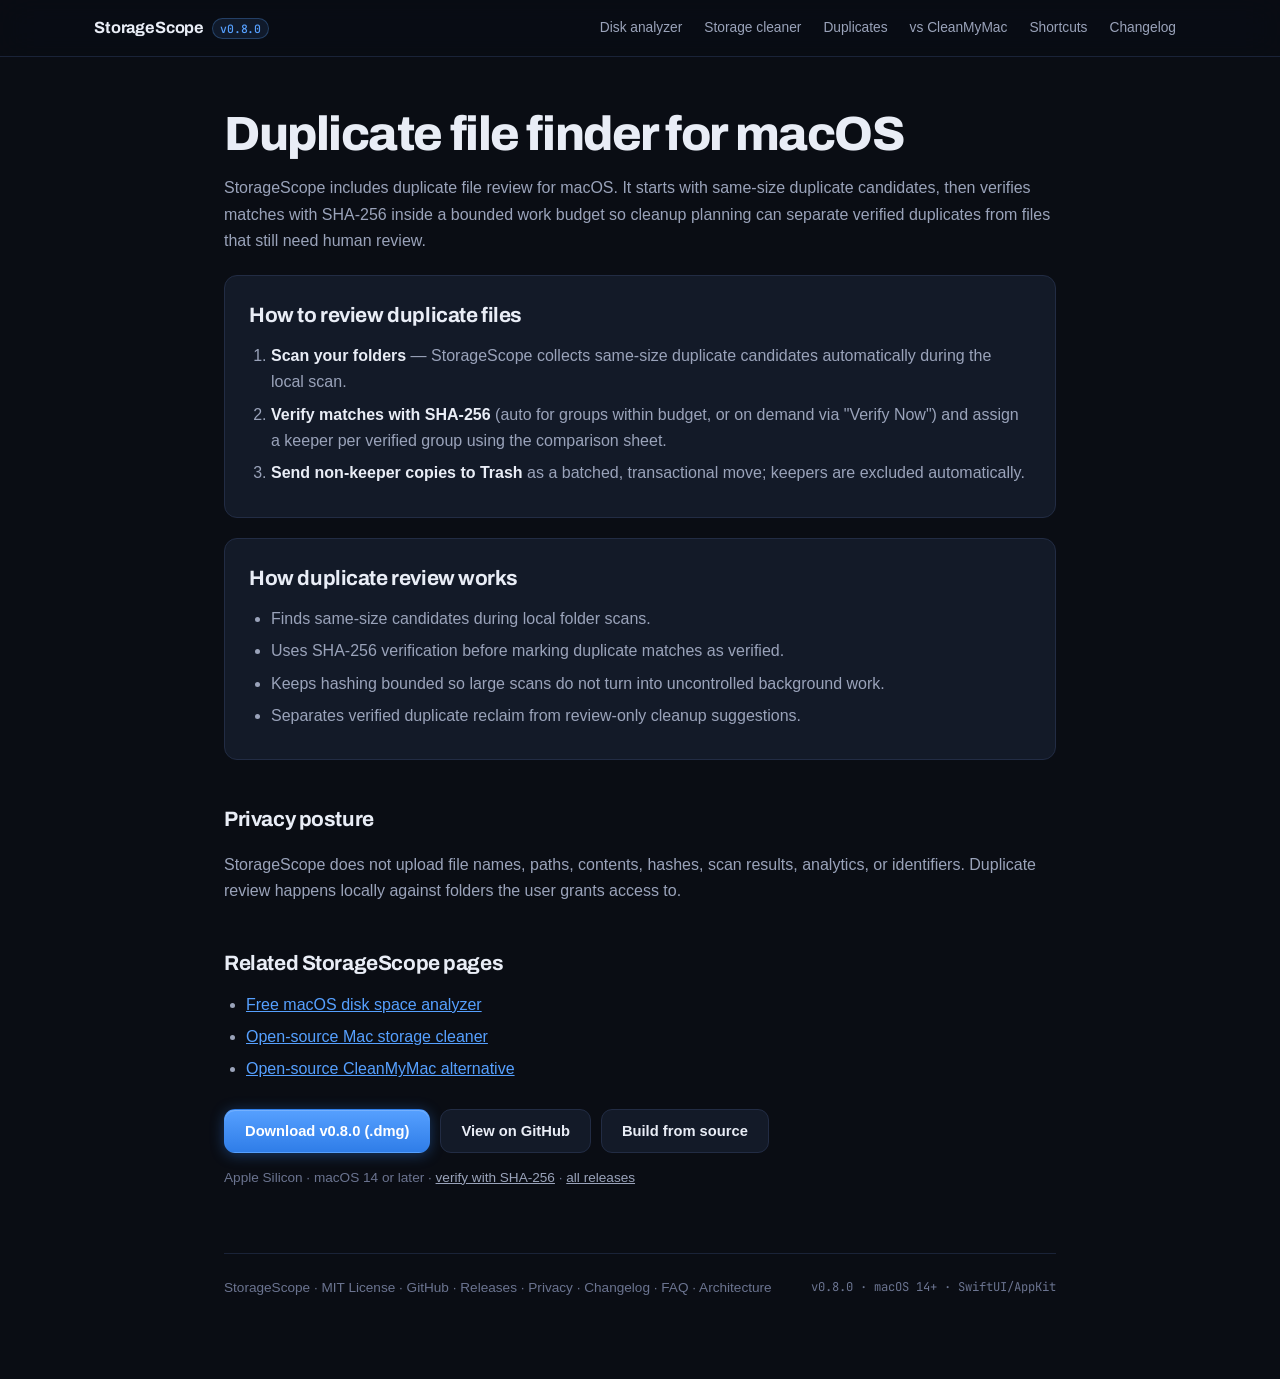
<file: docs/duplicate-file-finder-macos.html>
<!doctype html>
<html lang="en">
<head>
  <meta charset="utf-8">
  <meta name="viewport" content="width=device-width, initial-scale=1">
  <title>Duplicate File Finder for macOS - StorageScope</title>
  <meta name="description" content="StorageScope includes duplicate file review for macOS, using same-size candidates and SHA-256 verification to separate verified duplicates from files that need review.">
  <link rel="canonical" href="https://rasputinkaiser.github.io/StorageScope/duplicate-file-finder-macos.html">
  <meta property="og:title" content="Duplicate file finder for macOS - StorageScope">
  <meta property="og:description" content="Review duplicate file candidates on macOS with an open-source local-first Swift app that verifies matches before cleanup planning.">
  <meta property="og:type" content="article">
  <meta property="og:url" content="https://rasputinkaiser.github.io/StorageScope/duplicate-file-finder-macos.html">
  <meta property="og:image" content="https://rasputinkaiser.github.io/StorageScope/images/storagescope-overview.png">
  <meta name="twitter:card" content="summary_large_image">
  <meta name="twitter:title" content="Duplicate file finder for macOS - StorageScope">
  <meta name="twitter:image" content="https://rasputinkaiser.github.io/StorageScope/images/storagescope-overview.png">
  <link rel="icon" type="image/png" href="images/storagescope-overview.png">
  <script type="application/ld+json">
  {"@context":"https://schema.org","@type":"Article","headline":"Duplicate file finder for macOS","inLanguage":"en","mainEntityOfPage":"https://rasputinkaiser.github.io/StorageScope/duplicate-file-finder-macos.html","about":"MacOS duplicate file review using same-size candidates and SHA-256 verification to separate verified duplicates from files needing review.","isPartOf":{"@type":"WebSite","name":"StorageScope","url":"https://rasputinkaiser.github.io/StorageScope/"}}
  </script>
  <script type="application/ld+json">
  {"@context":"https://schema.org","@type":"BreadcrumbList","itemListElement":[{"@type":"ListItem","position":1,"name":"StorageScope","item":"https://rasputinkaiser.github.io/StorageScope/"},{"@type":"ListItem","position":2,"name":"Duplicate finder","item":"https://rasputinkaiser.github.io/StorageScope/duplicate-file-finder-macos.html"}]}
  </script>
  <link rel="preconnect" href="https://fonts.googleapis.com">
  <link rel="preconnect" href="https://fonts.gstatic.com" crossorigin>
  <link href="https://fonts.googleapis.com/css2?family=Archivo:wght@600;700;800&family=JetBrains+Mono:wght@400;500;600&display=swap" rel="stylesheet">
  <link rel="stylesheet" href="assets/site.css">
</head>
<body>

  <div class="site-nav" role="banner">
    <div class="nav-inner">
      <a class="brand" href="./">StorageScope <span class="ver">v0.8.0</span></a>
      <nav aria-label="Site navigation">
        <a href="macos-disk-space-analyzer.html">Disk analyzer</a>
        <a href="mac-storage-cleaner.html">Storage cleaner</a>
        <a href="duplicate-file-finder-macos.html">Duplicates</a>
        <a href="open-source-cleanmymac-alternative.html">vs CleanMyMac</a>
        <a href="keyboard-shortcuts.html">Shortcuts</a>
        <a href="changelog.html">Changelog</a>
      </nav>
    </div>
  </div>

  <main>
    <h1>Duplicate file finder for macOS</h1>
    <p>StorageScope includes duplicate file review for macOS. It starts with same-size duplicate candidates, then verifies matches with SHA-256 inside a bounded work budget so cleanup planning can separate verified duplicates from files that still need human review.</p>

    <section class="card">
      <h2>How to review duplicate files</h2>
      <ol>
        <li><strong>Scan your folders</strong> &mdash; StorageScope collects same-size duplicate candidates automatically during the local scan.</li>
        <li><strong>Verify matches with SHA-256</strong> (auto for groups within budget, or on demand via "Verify Now") and assign a keeper per verified group using the comparison sheet.</li>
        <li><strong>Send non-keeper copies to Trash</strong> as a batched, transactional move; keepers are excluded automatically.</li>
      </ol>
    </section>

    <section class="card">
      <h2>How duplicate review works</h2>
      <ul>
        <li>Finds same-size candidates during local folder scans.</li>
        <li>Uses SHA-256 verification before marking duplicate matches as verified.</li>
        <li>Keeps hashing bounded so large scans do not turn into uncontrolled background work.</li>
        <li>Separates verified duplicate reclaim from review-only cleanup suggestions.</li>
      </ul>
    </section>

    <h2>Privacy posture</h2>
    <p>StorageScope does not upload file names, paths, contents, hashes, scan results, analytics, or identifiers. Duplicate review happens locally against folders the user grants access to.</p>

    <h2>Related StorageScope pages</h2>
    <ul>
      <li><a href="macos-disk-space-analyzer.html">Free macOS disk space analyzer</a></li>
      <li><a href="mac-storage-cleaner.html">Open-source Mac storage cleaner</a></li>
      <li><a href="open-source-cleanmymac-alternative.html">Open-source CleanMyMac alternative</a></li>
    </ul>

    <div class="actions">
      <a class="button primary" href="https://github.com/RasputinKaiser/StorageScope/releases/download/v0.8.0/StorageScope-0.8.0.dmg">Download v0.8.0 (.dmg)</a>
      <a class="button" href="https://github.com/RasputinKaiser/StorageScope">View on GitHub</a>
      <a class="button" href="https://github.com/RasputinKaiser/StorageScope#build-and-run">Build from source</a>
    </div>
    <p class="actions-note">Apple Silicon · macOS 14 or later · <a href="https://github.com/RasputinKaiser/StorageScope/releases/download/v0.8.0/StorageScope-0.8.0.dmg.sha256">verify with SHA-256</a> · <a href="https://github.com/RasputinKaiser/StorageScope/releases">all releases</a></p>
  <footer class="site-footer">
      <div>
        StorageScope
        &middot;
        MIT License
        &middot;
        <a href="https://github.com/RasputinKaiser/StorageScope">GitHub</a>
        &middot;
        <a href="https://github.com/RasputinKaiser/StorageScope/releases">Releases</a>
        &middot;
        <a href="privacy.html">Privacy</a>
        &middot;
        <a href="changelog.html">Changelog</a>
        &middot;
        <a href="faq.html">FAQ</a>
        &middot;
        <a href="architecture.html">Architecture</a>
      </div>
      <div class="site-footer-meta">v0.8.0 &middot; macOS 14+ &middot; SwiftUI/AppKit</div>
    </footer>
  </main>
</body>
</html>
</file>
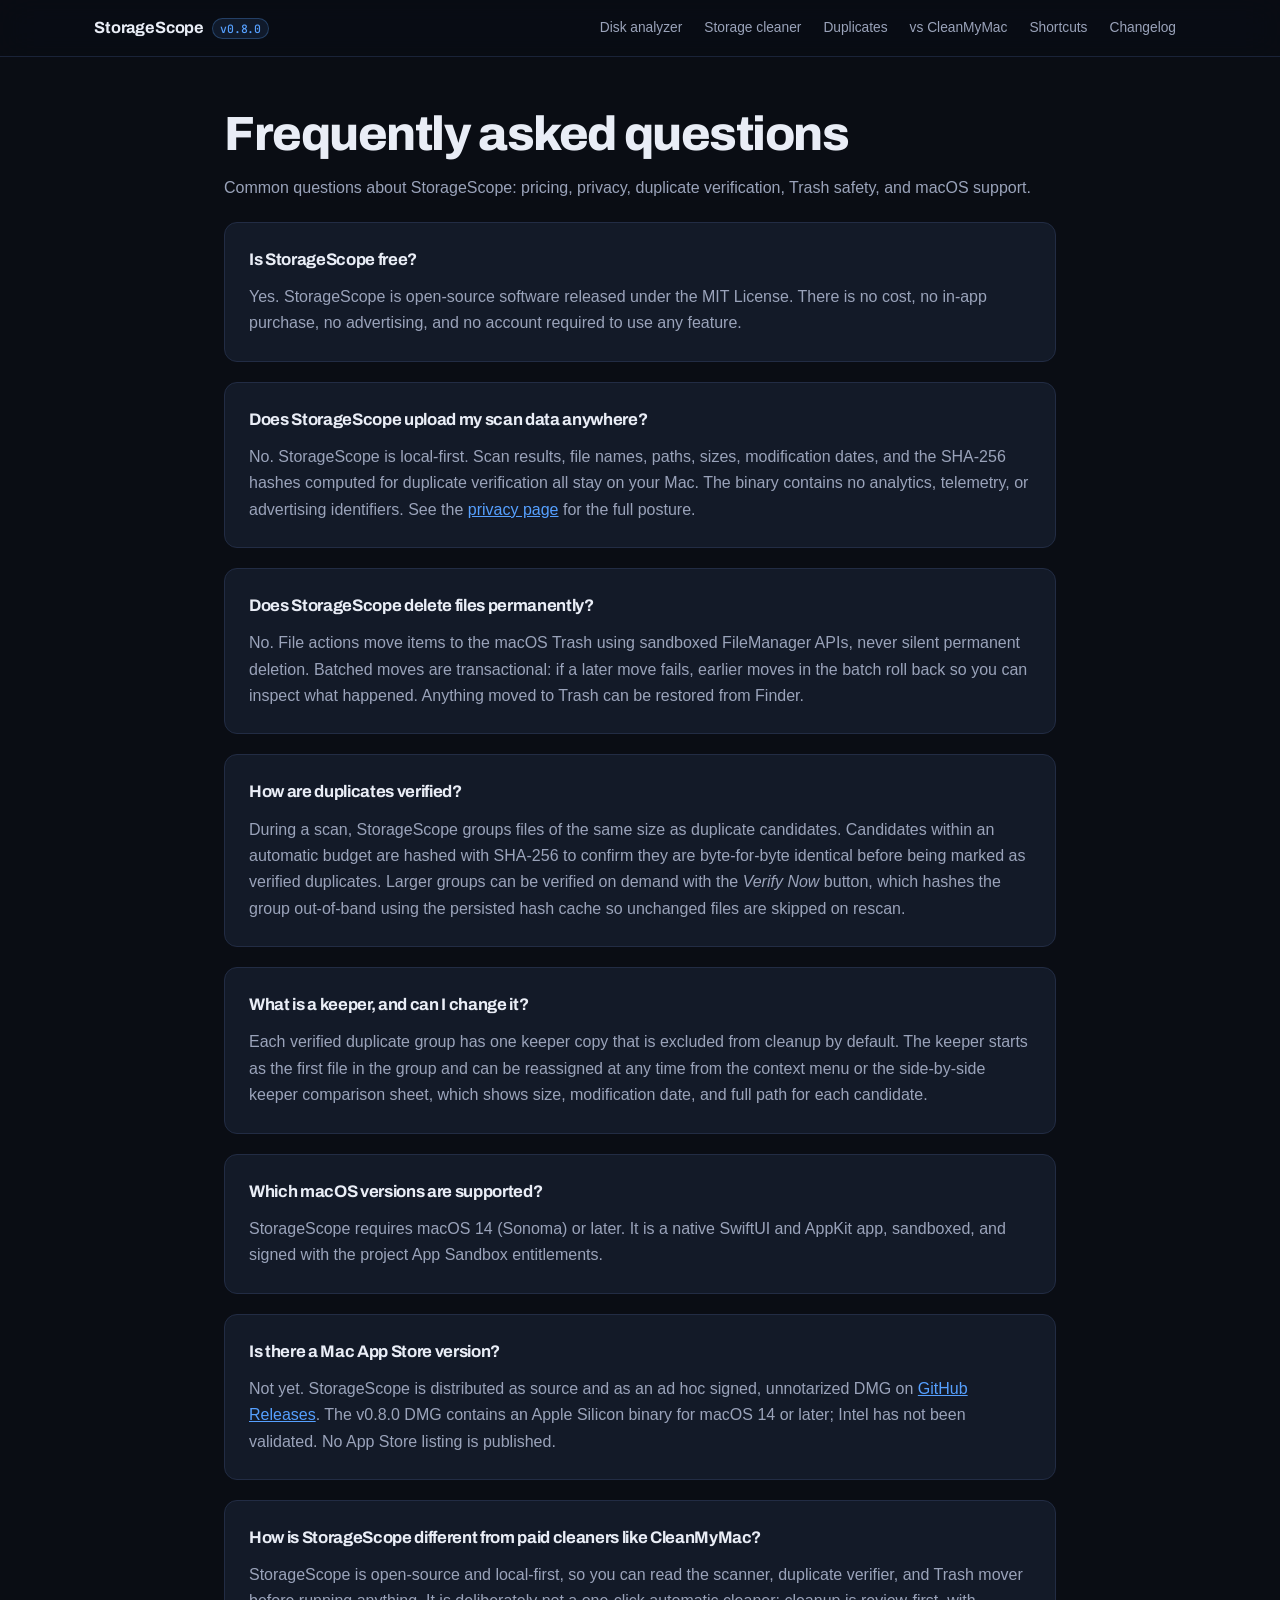
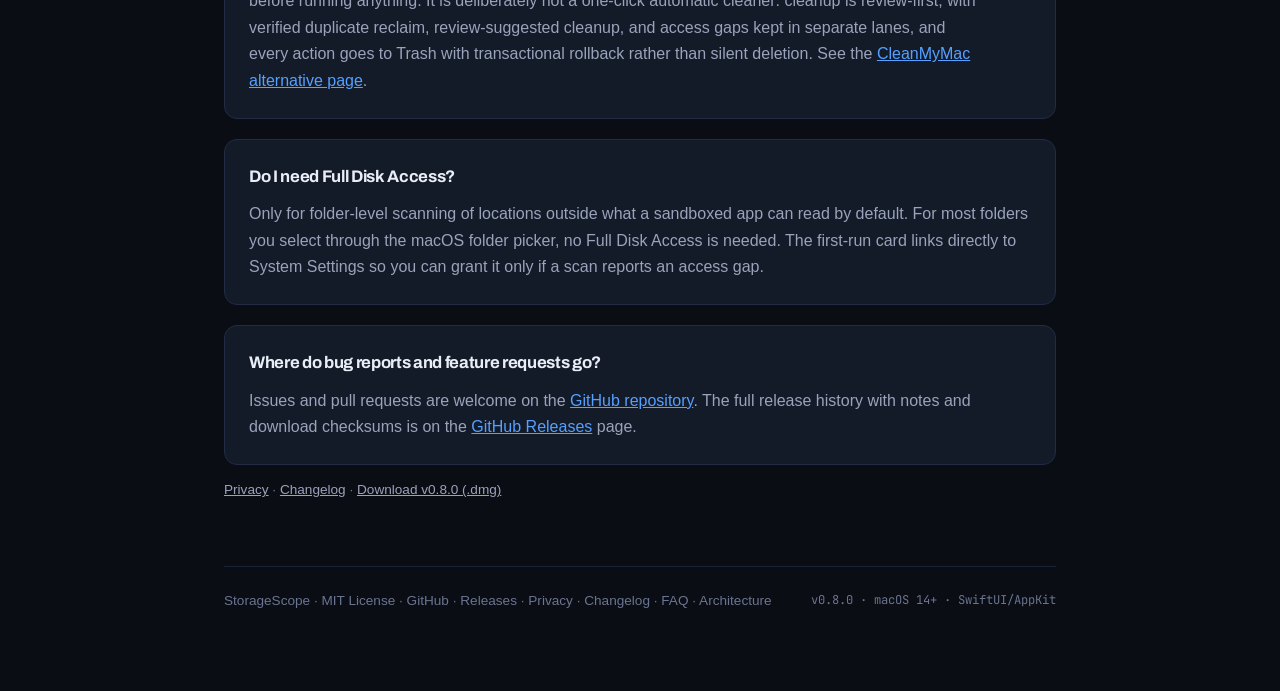
<file: docs/faq.html>
<!doctype html>
<html lang="en">
<head>
  <meta charset="utf-8">
  <meta name="viewport" content="width=device-width, initial-scale=1">
  <title>Frequently Asked Questions - StorageScope</title>
  <meta name="description" content="StorageScope FAQ: is it free, does it upload data, is it an App Store app, how duplicates are verified, whether it deletes files, and which macOS versions are supported.">
  <link rel="canonical" href="https://rasputinkaiser.github.io/StorageScope/faq.html">
  <meta property="og:title" content="Frequently Asked Questions - StorageScope">
  <meta property="og:description" content="Answers to common questions about StorageScope: pricing, privacy, duplicate verification, Trash safety, and macOS support.">
  <meta property="og:type" content="article">
  <meta property="og:url" content="https://rasputinkaiser.github.io/StorageScope/faq.html">
  <meta property="og:image" content="https://rasputinkaiser.github.io/StorageScope/images/storagescope-overview.png">
  <meta name="twitter:card" content="summary_large_image">
  <meta name="twitter:title" content="Frequently Asked Questions - StorageScope">
  <meta name="twitter:image" content="https://rasputinkaiser.github.io/StorageScope/images/storagescope-overview.png">
  <link rel="icon" type="image/png" href="images/storagescope-overview.png">
  <script type="application/ld+json">
  {
    "@context": "https://schema.org",
    "@type": "FAQPage",
    "inLanguage": "en",
    "isPartOf": {
      "@type": "WebSite",
      "name": "StorageScope",
      "url": "https://rasputinkaiser.github.io/StorageScope/"
    },
    "mainEntity": [
      {
        "@type": "Question",
        "name": "Is StorageScope free?",
        "acceptedAnswer": {
          "@type": "Answer",
          "text": "Yes. StorageScope is open-source software released under the MIT License. There is no cost, no in-app purchase, no advertising, and no account required to use any feature."
        }
      },
      {
        "@type": "Question",
        "name": "Does StorageScope upload my scan data anywhere?",
        "acceptedAnswer": {
          "@type": "Answer",
          "text": "No. StorageScope is local-first. Scan results, file names, paths, sizes, modification dates, and the SHA-256 hashes computed for duplicate verification all stay on your Mac. The binary contains no analytics, telemetry, or advertising identifiers."
        }
      },
      {
        "@type": "Question",
        "name": "Does StorageScope delete files permanently?",
        "acceptedAnswer": {
          "@type": "Answer",
          "text": "No. File actions move items to the macOS Trash using sandboxed FileManager APIs, never silent permanent deletion. Batched moves are transactional: if a later move fails, earlier moves in the batch roll back so you can inspect what happened. Anything moved to Trash can be restored from Finder."
        }
      },
      {
        "@type": "Question",
        "name": "How are duplicates verified?",
        "acceptedAnswer": {
          "@type": "Answer",
          "text": "During a scan, StorageScope groups files of the same size as duplicate candidates. Candidates within an automatic budget are hashed with SHA-256 to confirm they are byte-for-byte identical before being marked as verified duplicates. Larger groups can be verified on demand with the Verify Now button, which hashes the group out-of-band using the persisted hash cache so unchanged files are skipped on rescan."
        }
      },
      {
        "@type": "Question",
        "name": "What is a keeper, and can I change it?",
        "acceptedAnswer": {
          "@type": "Answer",
          "text": "Each verified duplicate group has one keeper copy that is excluded from cleanup by default. The keeper starts as the first file in the group and can be reassigned at any time from the context menu or the side-by-side keeper comparison sheet, which shows size, modification date, and full path for each candidate."
        }
      },
      {
        "@type": "Question",
        "name": "Which macOS versions are supported?",
        "acceptedAnswer": {
          "@type": "Answer",
          "text": "StorageScope requires macOS 14 (Sonoma) or later. It is a native SwiftUI and AppKit app, sandboxed, and signed with the project App Sandbox entitlements."
        }
      },
      {
        "@type": "Question",
        "name": "Is there a Mac App Store version?",
        "acceptedAnswer": {
          "@type": "Answer",
          "text": "Not yet. StorageScope is distributed as source and as an ad hoc signed, unnotarized DMG on GitHub Releases. The v0.8.0 DMG contains an Apple Silicon binary for macOS 14 or later; Intel has not been validated. No App Store listing is published."
        }
      },
      {
        "@type": "Question",
        "name": "How is StorageScope different from paid cleaners like CleanMyMac?",
        "acceptedAnswer": {
          "@type": "Answer",
          "text": "StorageScope is open-source and local-first, so you can read the scanner, duplicate verifier, and Trash mover before running anything. It is deliberately not a one-click automatic cleaner: cleanup is review-first, with verified duplicate reclaim, review-suggested cleanup, and access gaps kept in separate lanes, and every action goes to Trash with transactional rollback rather than silent deletion."
        }
      },
      {
        "@type": "Question",
        "name": "Do I need Full Disk Access?",
        "acceptedAnswer": {
          "@type": "Answer",
          "text": "Only for folder-level scanning of locations outside what a sandboxed app can read by default. For most folders you select through the macOS folder picker, no Full Disk Access is needed. The first-run card links directly to System Settings so you can grant it only if a scan reports an access gap."
        }
      },
      {
        "@type": "Question",
        "name": "Where do bug reports and feature requests go?",
        "acceptedAnswer": {
          "@type": "Answer",
          "text": "Issues and pull requests are welcome on the GitHub repository at https://github.com/RasputinKaiser/StorageScope. The full release history with notes and download checksums is on the GitHub Releases page."
        }
      }
    ]
  }
  </script>
  <link rel="preconnect" href="https://fonts.googleapis.com">
  <link rel="preconnect" href="https://fonts.gstatic.com" crossorigin>
  <link href="https://fonts.googleapis.com/css2?family=Archivo:wght@600;700;800&family=JetBrains+Mono:wght@400;500;600&display=swap" rel="stylesheet">
  <link rel="stylesheet" href="assets/site.css">
</head>
<body>

  <div class="site-nav" role="banner">
    <div class="nav-inner">
      <a class="brand" href="./">StorageScope <span class="ver">v0.8.0</span></a>
      <nav aria-label="Site navigation">
        <a href="macos-disk-space-analyzer.html">Disk analyzer</a>
        <a href="mac-storage-cleaner.html">Storage cleaner</a>
        <a href="duplicate-file-finder-macos.html">Duplicates</a>
        <a href="open-source-cleanmymac-alternative.html">vs CleanMyMac</a>
        <a href="keyboard-shortcuts.html">Shortcuts</a>
        <a href="changelog.html">Changelog</a>
      </nav>
    </div>
  </div>

  <main>
    <h1>Frequently asked questions</h1>
    <p>Common questions about StorageScope: pricing, privacy, duplicate verification, Trash safety, and macOS support.</p>

    <section class="qa"><h2>Is StorageScope free?</h2><p>Yes. StorageScope is open-source software released under the MIT License. There is no cost, no in-app purchase, no advertising, and no account required to use any feature.</p></section>
    <section class="qa"><h2>Does StorageScope upload my scan data anywhere?</h2><p>No. StorageScope is local-first. Scan results, file names, paths, sizes, modification dates, and the SHA-256 hashes computed for duplicate verification all stay on your Mac. The binary contains no analytics, telemetry, or advertising identifiers. See the <a href="privacy.html">privacy page</a> for the full posture.</p></section>
    <section class="qa"><h2>Does StorageScope delete files permanently?</h2><p>No. File actions move items to the macOS Trash using sandboxed FileManager APIs, never silent permanent deletion. Batched moves are transactional: if a later move fails, earlier moves in the batch roll back so you can inspect what happened. Anything moved to Trash can be restored from Finder.</p></section>
    <section class="qa"><h2>How are duplicates verified?</h2><p>During a scan, StorageScope groups files of the same size as duplicate candidates. Candidates within an automatic budget are hashed with SHA-256 to confirm they are byte-for-byte identical before being marked as verified duplicates. Larger groups can be verified on demand with the <em>Verify Now</em> button, which hashes the group out-of-band using the persisted hash cache so unchanged files are skipped on rescan.</p></section>
    <section class="qa"><h2>What is a keeper, and can I change it?</h2><p>Each verified duplicate group has one keeper copy that is excluded from cleanup by default. The keeper starts as the first file in the group and can be reassigned at any time from the context menu or the side-by-side keeper comparison sheet, which shows size, modification date, and full path for each candidate.</p></section>
    <section class="qa"><h2>Which macOS versions are supported?</h2><p>StorageScope requires macOS 14 (Sonoma) or later. It is a native SwiftUI and AppKit app, sandboxed, and signed with the project App Sandbox entitlements.</p></section>
    <section class="qa"><h2>Is there a Mac App Store version?</h2><p>Not yet. StorageScope is distributed as source and as an ad hoc signed, unnotarized DMG on <a href="https://github.com/RasputinKaiser/StorageScope/releases">GitHub Releases</a>. The v0.8.0 DMG contains an Apple Silicon binary for macOS 14 or later; Intel has not been validated. No App Store listing is published.</p></section>
    <section class="qa"><h2>How is StorageScope different from paid cleaners like CleanMyMac?</h2><p>StorageScope is open-source and local-first, so you can read the scanner, duplicate verifier, and Trash mover before running anything. It is deliberately not a one-click automatic cleaner: cleanup is review-first, with verified duplicate reclaim, review-suggested cleanup, and access gaps kept in separate lanes, and every action goes to Trash with transactional rollback rather than silent deletion. See the <a href="open-source-cleanmymac-alternative.html">CleanMyMac alternative page</a>.</p></section>
    <section class="qa"><h2>Do I need Full Disk Access?</h2><p>Only for folder-level scanning of locations outside what a sandboxed app can read by default. For most folders you select through the macOS folder picker, no Full Disk Access is needed. The first-run card links directly to System Settings so you can grant it only if a scan reports an access gap.</p></section>
    <section class="qa"><h2>Where do bug reports and feature requests go?</h2><p>Issues and pull requests are welcome on the <a href="https://github.com/RasputinKaiser/StorageScope">GitHub repository</a>. The full release history with notes and download checksums is on the <a href="https://github.com/RasputinKaiser/StorageScope/releases">GitHub Releases</a> page.</p></section>

    <p class="actions-note"><a href="privacy.html">Privacy</a> &middot; <a href="changelog.html">Changelog</a> &middot; <a href="https://github.com/RasputinKaiser/StorageScope/releases/download/v0.8.0/StorageScope-0.8.0.dmg">Download v0.8.0 (.dmg)</a></p>

    <footer class="site-footer">
      <div>
        StorageScope
        &middot;
        MIT License
        &middot;
        <a href="https://github.com/RasputinKaiser/StorageScope">GitHub</a>
        &middot;
        <a href="https://github.com/RasputinKaiser/StorageScope/releases">Releases</a>
        &middot;
        <a href="privacy.html">Privacy</a>
        &middot;
        <a href="changelog.html">Changelog</a>
        &middot;
        <a href="faq.html">FAQ</a>
        &middot;
        <a href="architecture.html">Architecture</a>
      </div>
      <div class="site-footer-meta">v0.8.0 &middot; macOS 14+ &middot; SwiftUI/AppKit</div>
    </footer>
  </main>
</body>
</html>
</file>
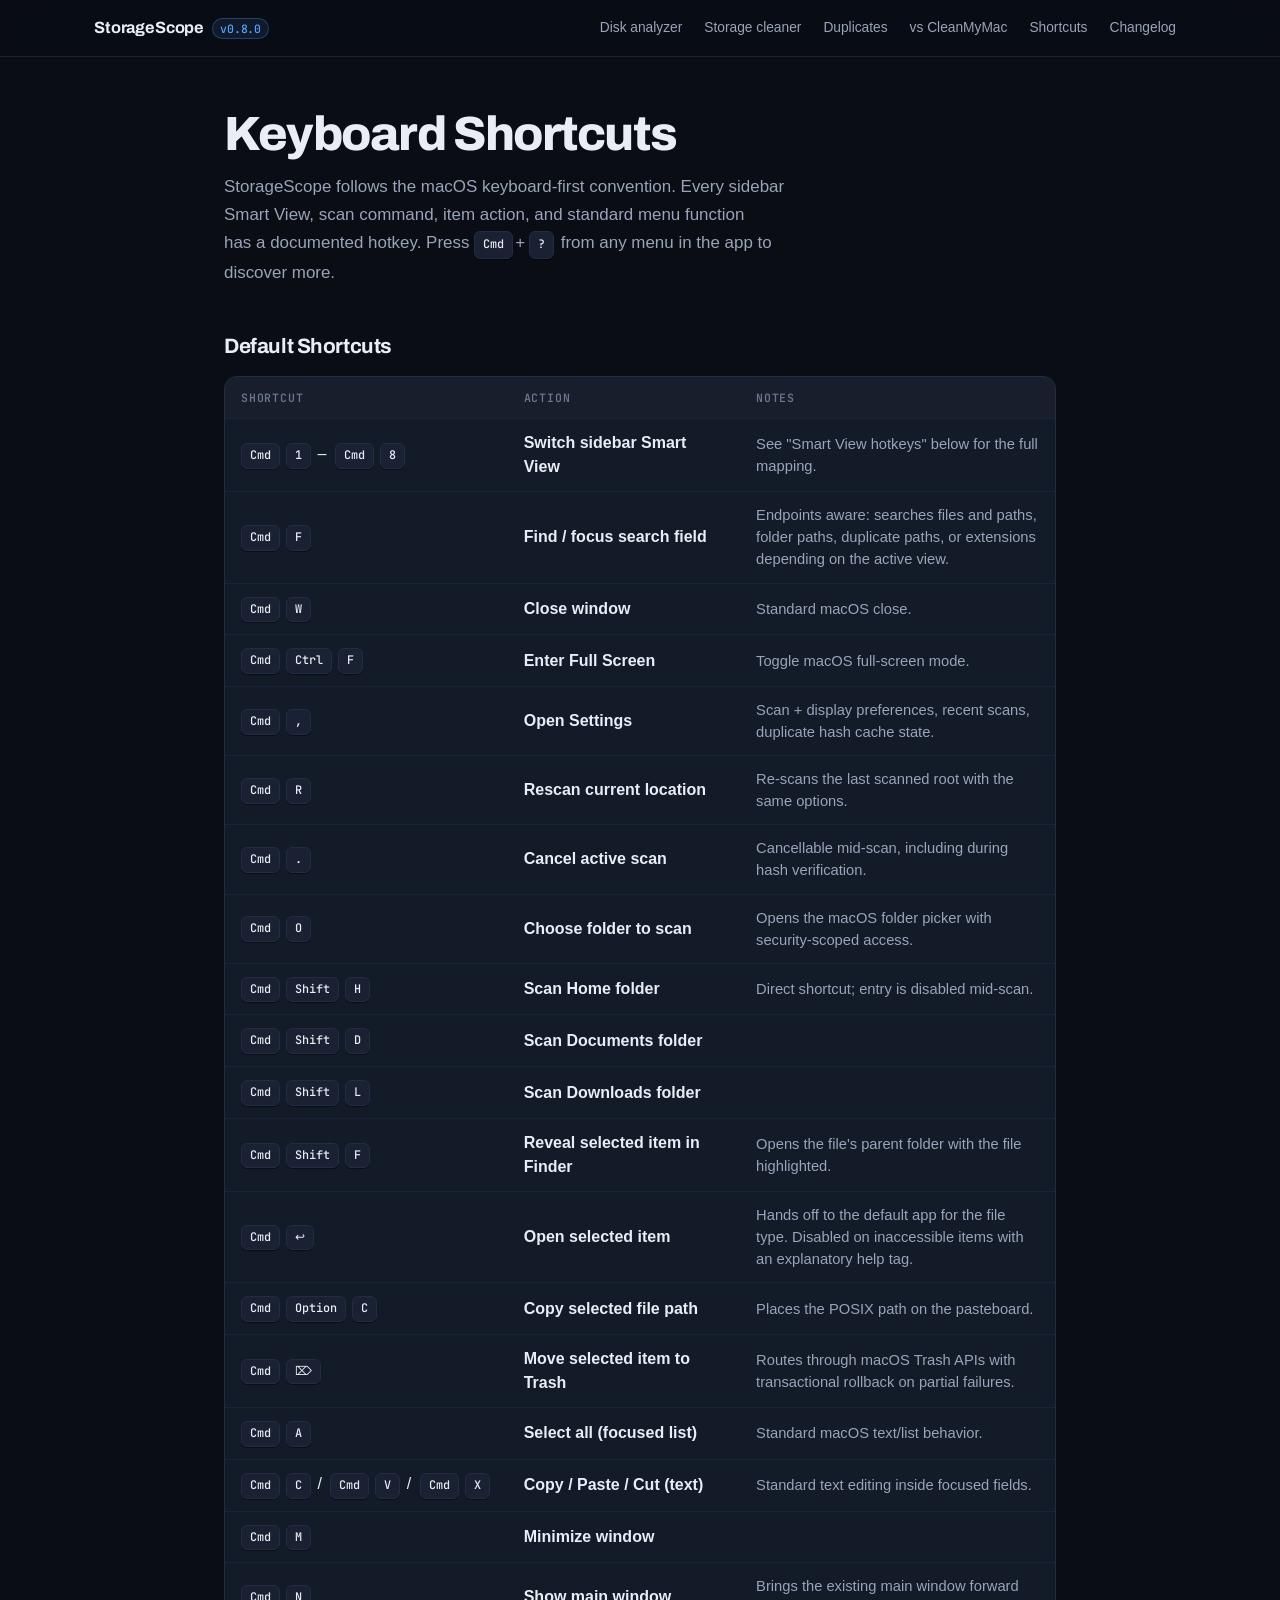
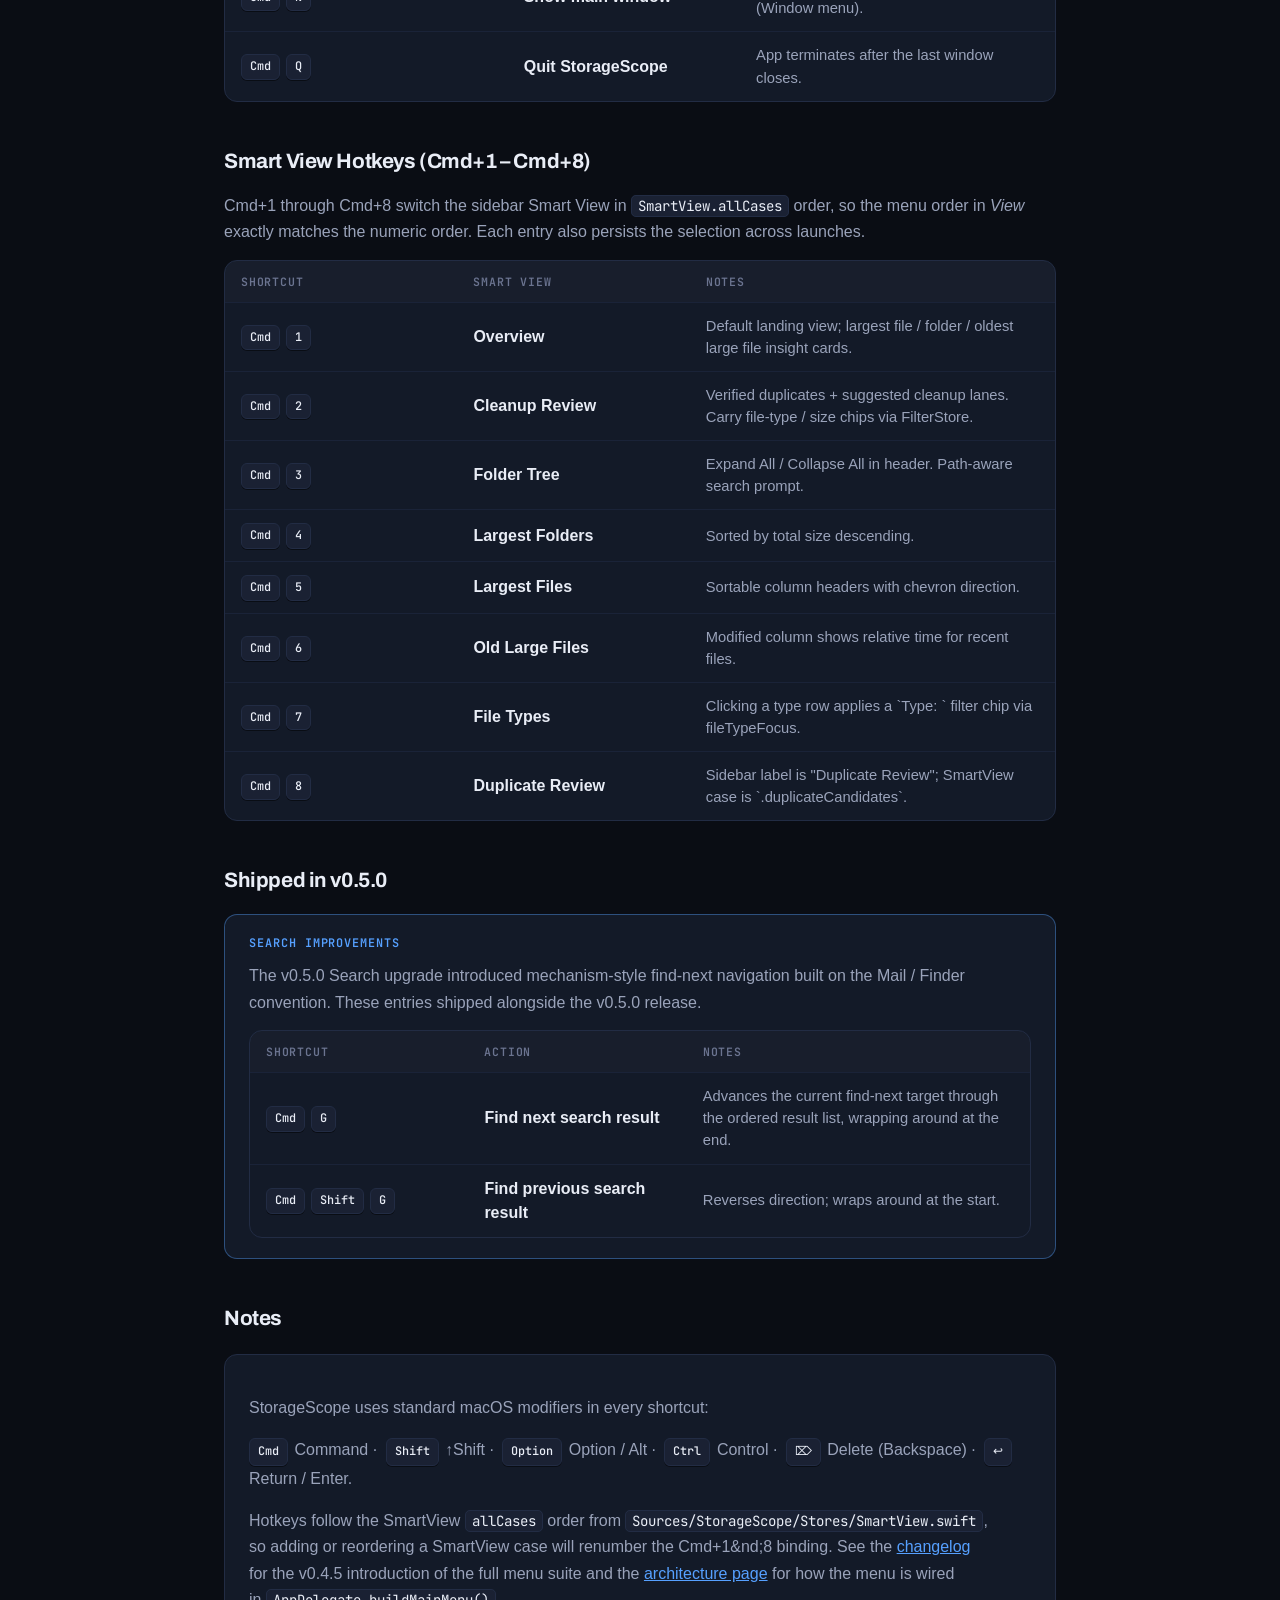
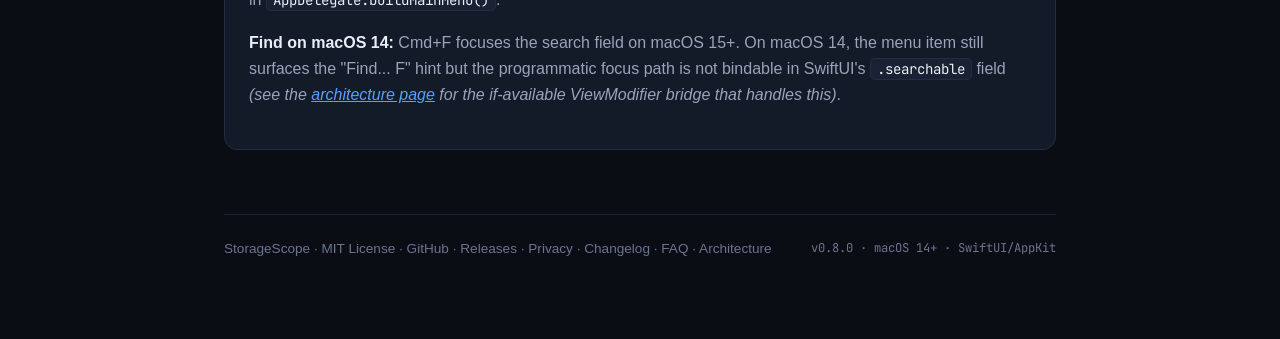
<file: docs/keyboard-shortcuts.html>
<!doctype html>
<html lang="en">
<head>
  <meta charset="utf-8">
  <meta name="viewport" content="width=device-width, initial-scale=1">
  <title>Keyboard Shortcuts - StorageScope</title>
  <meta name="description" content="Every keyboard shortcut StorageScope ships - Smart View hotkeys, Find, Reveal, Move to Trash, Copy Path, full screen, and the Cmd+G find-next shipped in v0.5.0.">
  <link rel="canonical" href="https://rasputinkaiser.github.io/StorageScope/keyboard-shortcuts.html">
  <meta property="og:title" content="Keyboard Shortcuts - StorageScope">
  <meta property="og:description" content="Every StorageScope keyboard shortcut in one page, including v0.5.0 Cmd+G find-next navigation.">
  <meta property="og:type" content="article">
  <meta property="og:url" content="https://rasputinkaiser.github.io/StorageScope/keyboard-shortcuts.html">
  <link rel="icon" type="image/png" href="images/storagescope-overview.png">
  <link rel="preconnect" href="https://fonts.googleapis.com">
  <link rel="preconnect" href="https://fonts.gstatic.com" crossorigin>
  <link href="https://fonts.googleapis.com/css2?family=Archivo:wght@600;700;800&family=JetBrains+Mono:wght@400;500;600&display=swap" rel="stylesheet">
  <link rel="stylesheet" href="assets/site.css">
</head>
<body>

  <div class="site-nav" role="banner">
    <div class="nav-inner">
      <a class="brand" href="./">StorageScope <span class="ver">v0.8.0</span></a>
      <nav aria-label="Site navigation">
        <a href="macos-disk-space-analyzer.html">Disk analyzer</a>
        <a href="mac-storage-cleaner.html">Storage cleaner</a>
        <a href="duplicate-file-finder-macos.html">Duplicates</a>
        <a href="open-source-cleanmymac-alternative.html">vs CleanMyMac</a>
        <a href="keyboard-shortcuts.html">Shortcuts</a>
        <a href="changelog.html">Changelog</a>
      </nav>
    </div>
  </div>

  <main>

    <h1>Keyboard Shortcuts</h1>
    <p class="lede">
      StorageScope follows the macOS keyboard-first convention. Every sidebar Smart View,
      scan command, item action, and standard menu function has a documented hotkey.
      Press <kbd>Cmd</kbd>+<kbd>?</kbd> from any menu in the app to discover more.
    </p>

    <h2>Default Shortcuts</h2>
    <table>
      <thead>
        <tr>
          <th>Shortcut</th>
          <th>Action</th>
          <th>Notes</th>
        </tr>
      </thead>
      <tbody>
        <tr>
          <td class="shortcut"><kbd>Cmd</kbd><kbd>1</kbd> &ndash; <kbd>Cmd</kbd><kbd>8</kbd></td>
          <td class="action">Switch sidebar Smart View</td>
          <td class="notes">See "Smart View hotkeys" below for the full mapping.</td>
        </tr>
        <tr>
          <td class="shortcut"><kbd>Cmd</kbd><kbd>F</kbd></td>
          <td class="action">Find / focus search field</td>
          <td class="notes">Endpoints aware: searches files and paths, folder paths, duplicate paths, or extensions depending on the active view.</td>
        </tr>
        <tr>
          <td class="shortcut"><kbd>Cmd</kbd><kbd>W</kbd></td>
          <td class="action">Close window</td>
          <td class="notes">Standard macOS close.</td>
        </tr>
        <tr>
          <td class="shortcut"><kbd>Cmd</kbd><kbd>Ctrl</kbd><kbd>F</kbd></td>
          <td class="action">Enter Full Screen</td>
          <td class="notes">Toggle macOS full-screen mode.</td>
        </tr>
        <tr>
          <td class="shortcut"><kbd>Cmd</kbd><kbd>,</kbd></td>
          <td class="action">Open Settings</td>
          <td class="notes">Scan + display preferences, recent scans, duplicate hash cache state.</td>
        </tr>
        <tr>
          <td class="shortcut"><kbd>Cmd</kbd><kbd>R</kbd></td>
          <td class="action">Rescan current location</td>
          <td class="notes">Re-scans the last scanned root with the same options.</td>
        </tr>
        <tr>
          <td class="shortcut"><kbd>Cmd</kbd><kbd>.</kbd></td>
          <td class="action">Cancel active scan</td>
          <td class="notes">Cancellable mid-scan, including during hash verification.</td>
        </tr>
        <tr>
          <td class="shortcut"><kbd>Cmd</kbd><kbd>O</kbd></td>
          <td class="action">Choose folder to scan</td>
          <td class="notes">Opens the macOS folder picker with security-scoped access.</td>
        </tr>
        <tr>
          <td class="shortcut"><kbd>Cmd</kbd><kbd>Shift</kbd><kbd>H</kbd></td>
          <td class="action">Scan Home folder</td>
          <td class="notes">Direct shortcut; entry is disabled mid-scan.</td>
        </tr>
        <tr>
          <td class="shortcut"><kbd>Cmd</kbd><kbd>Shift</kbd><kbd>D</kbd></td>
          <td class="action">Scan Documents folder</td>
          <td class="notes"></td>
        </tr>
        <tr>
          <td class="shortcut"><kbd>Cmd</kbd><kbd>Shift</kbd><kbd>L</kbd></td>
          <td class="action">Scan Downloads folder</td>
          <td class="notes"></td>
        </tr>
        <tr>
          <td class="shortcut"><kbd>Cmd</kbd><kbd>Shift</kbd><kbd>F</kbd></td>
          <td class="action">Reveal selected item in Finder</td>
          <td class="notes">Opens the file's parent folder with the file highlighted.</td>
        </tr>
        <tr>
          <td class="shortcut"><kbd>Cmd</kbd><kbd>&#8617;</kbd></td>
          <td class="action">Open selected item</td>
          <td class="notes">Hands off to the default app for the file type. Disabled on inaccessible items with an explanatory help tag.</td>
        </tr>
        <tr>
          <td class="shortcut"><kbd>Cmd</kbd><kbd>Option</kbd><kbd>C</kbd></td>
          <td class="action">Copy selected file path</td>
          <td class="notes">Places the POSIX path on the pasteboard.</td>
        </tr>
        <tr>
          <td class="shortcut"><kbd>Cmd</kbd><kbd>&#8998;</kbd></td>
          <td class="action">Move selected item to Trash</td>
          <td class="notes">Routes through macOS Trash APIs with transactional rollback on partial failures.</td>
        </tr>
        <tr>
          <td class="shortcut"><kbd>Cmd</kbd><kbd>A</kbd></td>
          <td class="action">Select all (focused list)</td>
          <td class="notes">Standard macOS text/list behavior.</td>
        </tr>
        <tr>
          <td class="shortcut"><kbd>Cmd</kbd><kbd>C</kbd> / <kbd>Cmd</kbd><kbd>V</kbd> / <kbd>Cmd</kbd><kbd>X</kbd></td>
          <td class="action">Copy / Paste / Cut (text)</td>
          <td class="notes">Standard text editing inside focused fields.</td>
        </tr>
        <tr>
          <td class="shortcut"><kbd>Cmd</kbd><kbd>M</kbd></td>
          <td class="action">Minimize window</td>
          <td class="notes"></td>
        </tr>
        <tr>
          <td class="shortcut"><kbd>Cmd</kbd><kbd>N</kbd></td>
          <td class="action">Show main window</td>
          <td class="notes">Brings the existing main window forward (Window menu).</td>
        </tr>
        <tr>
          <td class="shortcut"><kbd>Cmd</kbd><kbd>Q</kbd></td>
          <td class="action">Quit StorageScope</td>
          <td class="notes">App terminates after the last window closes.</td>
        </tr>
      </tbody>
    </table>

    <h2>Smart View Hotkeys (Cmd+1 &ndash; Cmd+8)</h2>
    <p style="color: var(--muted); margin-bottom: 12px;">
      Cmd+1 through Cmd+8 switch the sidebar Smart View in <code>SmartView.allCases</code> order,
      so the menu order in <em>View</em> exactly matches the numeric order. Each entry also
      persists the selection across launches.
    </p>
    <table>
      <thead>
        <tr>
          <th>Shortcut</th>
          <th>Smart View</th>
          <th>Notes</th>
        </tr>
      </thead>
      <tbody>
        <tr>
          <td class="shortcut"><kbd>Cmd</kbd><kbd>1</kbd></td>
          <td class="action">Overview</td>
          <td class="notes">Default landing view; largest file / folder / oldest large file insight cards.</td>
        </tr>
        <tr>
          <td class="shortcut"><kbd>Cmd</kbd><kbd>2</kbd></td>
          <td class="action">Cleanup Review</td>
          <td class="notes">Verified duplicates + suggested cleanup lanes. Carry file-type / size chips via FilterStore.</td>
        </tr>
        <tr>
          <td class="shortcut"><kbd>Cmd</kbd><kbd>3</kbd></td>
          <td class="action">Folder Tree</td>
          <td class="notes">Expand All / Collapse All in header. Path-aware search prompt.</td>
        </tr>
        <tr>
          <td class="shortcut"><kbd>Cmd</kbd><kbd>4</kbd></td>
          <td class="action">Largest Folders</td>
          <td class="notes">Sorted by total size descending.</td>
        </tr>
        <tr>
          <td class="shortcut"><kbd>Cmd</kbd><kbd>5</kbd></td>
          <td class="action">Largest Files</td>
          <td class="notes">Sortable column headers with chevron direction.</td>
        </tr>
        <tr>
          <td class="shortcut"><kbd>Cmd</kbd><kbd>6</kbd></td>
          <td class="action">Old Large Files</td>
          <td class="notes">Modified column shows relative time for recent files.</td>
        </tr>
        <tr>
          <td class="shortcut"><kbd>Cmd</kbd><kbd>7</kbd></td>
          <td class="action">File Types</td>
          <td class="notes">Clicking a type row applies a `Type: <ext>` filter chip via fileTypeFocus.</td>
        </tr>
        <tr>
          <td class="shortcut"><kbd>Cmd</kbd><kbd>8</kbd></td>
          <td class="action">Duplicate Review</td>
          <td class="notes">Sidebar label is "Duplicate Review"; SmartView case is `.duplicateCandidates`.</td>
        </tr>
      </tbody>
    </table>

    <h2>Shipped in v0.5.0</h2>
    <div class="coming">
      <h3>Search improvements</h3>
      <p style="color: var(--muted); margin: 0 0 12px;">
        The v0.5.0 Search upgrade introduced mechanism-style find-next navigation built on the
        Mail / Finder convention. These entries shipped alongside the v0.5.0 release.
      </p>
      <table>
        <thead>
          <tr>
            <th>Shortcut</th>
            <th>Action</th>
            <th>Notes</th>
          </tr>
        </thead>
        <tbody>
          <tr>
            <td class="shortcut"><kbd>Cmd</kbd><kbd>G</kbd></td>
            <td class="action">Find next search result</td>
            <td class="notes">Advances the current find-next target through the ordered result list, wrapping around at the end.</td>
          </tr>
          <tr>
            <td class="shortcut"><kbd>Cmd</kbd><kbd>Shift</kbd><kbd>G</kbd></td>
            <td class="action">Find previous search result</td>
            <td class="notes">Reverses direction; wraps around at the start.</td>
          </tr>
        </tbody>
      </table>
    </div>

    <h2>Notes</h2>
    <div class="callout">
      <p>
        StorageScope uses standard macOS modifiers in every shortcut:
      </p>
      <p>
        <kbd>Cmd</kbd> Command &middot; <kbd>Shift</kbd> &uarr;Shift &middot;
        <kbd>Option</kbd> Option / Alt &middot; <kbd>Ctrl</kbd> Control &middot;
        <kbd>&#8998;</kbd> Delete (Backspace) &middot; <kbd>&#8617;</kbd> Return / Enter.
      </p>
      <p style="margin-top: 14px;">
        Hotkeys follow the SmartView <code>allCases</code> order from
        <code>Sources/StorageScope/Stores/SmartView.swift</code>, so adding or reordering a
        SmartView case will renumber the Cmd+1&nd;8 binding. See the
        <a href="changelog.html">changelog</a> for the v0.4.5 introduction of the full menu suite
        and the <a href="architecture.html">architecture page</a> for how the menu is wired in
        <code>AppDelegate.buildMainMenu()</code>.
      </p>
      <p style="margin-top: 14px;">
        <strong>Find on macOS 14:</strong> Cmd+F focuses the search field on macOS 15+.
        On macOS 14, the menu item still surfaces the "Find... F" hint but the programmatic
        focus path is not bindable in SwiftUI's <code>.searchable</code> field <em>(see the
        <a href="architecture.html">architecture page</a> for the if-available ViewModifier
        bridge that handles this)</em>.
      </p>
    </div>

    <footer class="site-footer">
      <div>
        StorageScope
        &middot;
        MIT License
        &middot;
        <a href="https://github.com/RasputinKaiser/StorageScope">GitHub</a>
        &middot;
        <a href="https://github.com/RasputinKaiser/StorageScope/releases">Releases</a>
        &middot;
        <a href="privacy.html">Privacy</a>
        &middot;
        <a href="changelog.html">Changelog</a>
        &middot;
        <a href="faq.html">FAQ</a>
        &middot;
        <a href="architecture.html">Architecture</a>
      </div>
      <div class="site-footer-meta">v0.8.0 &middot; macOS 14+ &middot; SwiftUI/AppKit</div>
    </footer>
  </main>
</body>
</html>
</file>
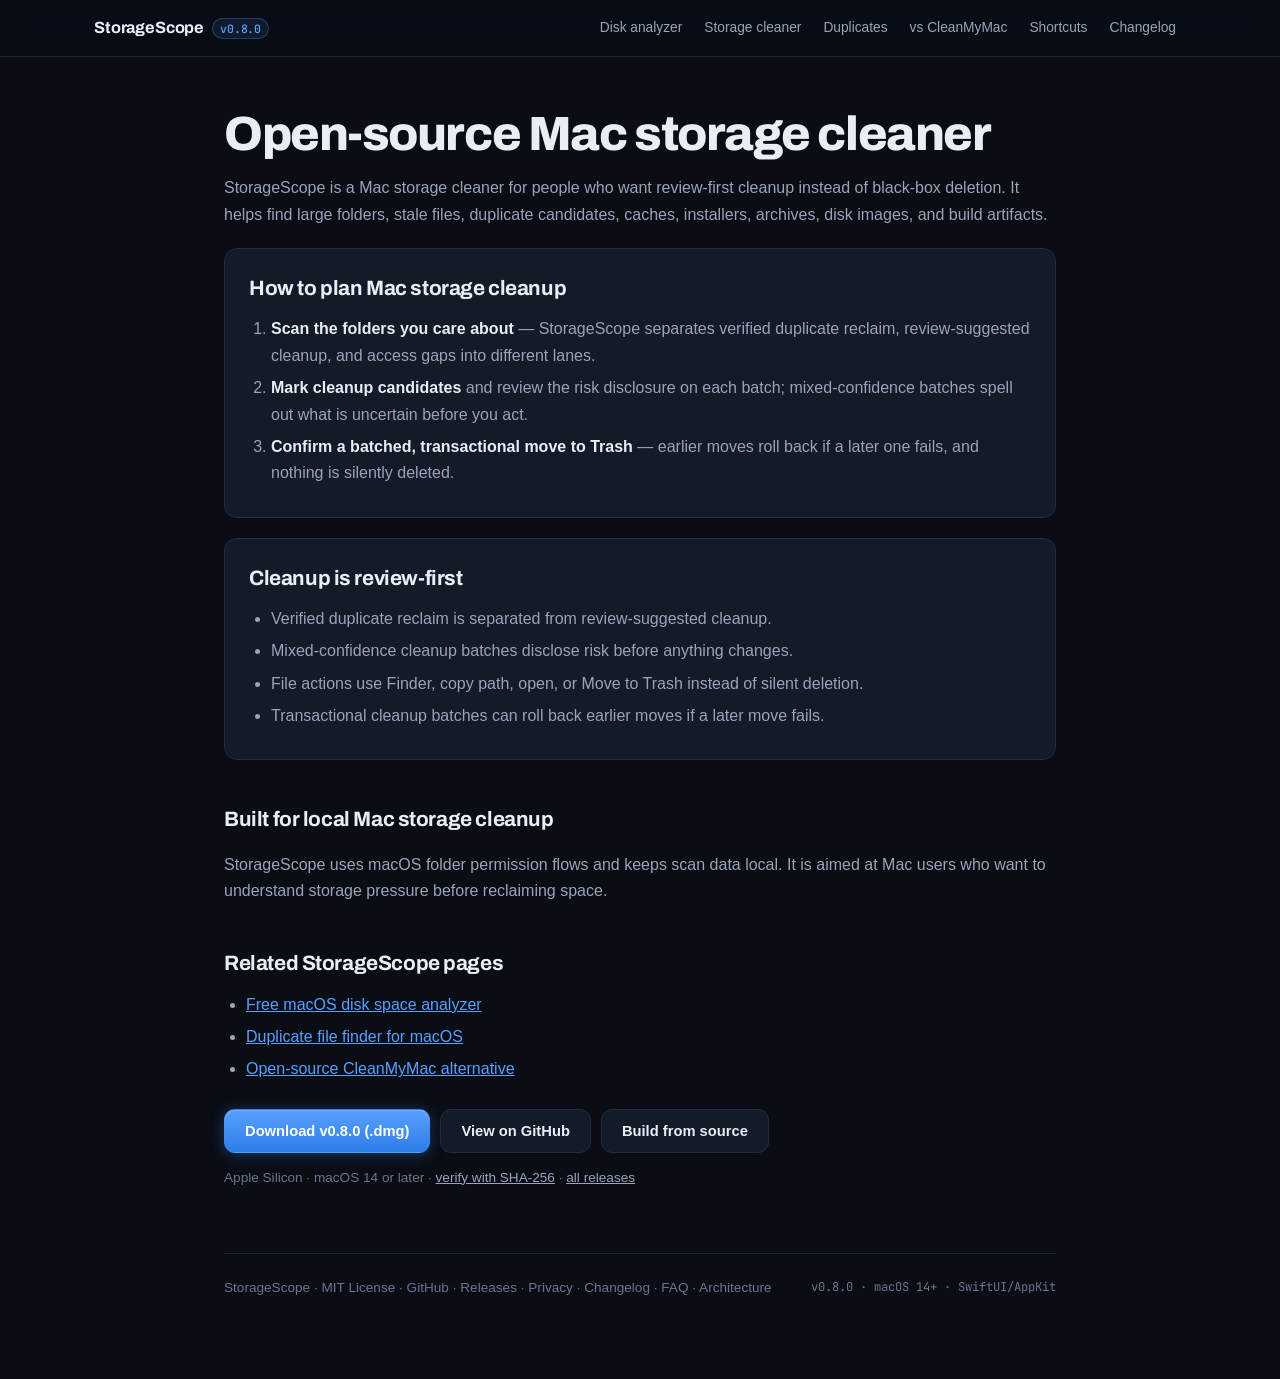
<file: docs/mac-storage-cleaner.html>
<!doctype html>
<html lang="en">
<head>
  <meta charset="utf-8">
  <meta name="viewport" content="width=device-width, initial-scale=1">
  <title>Open-source Mac Storage Cleaner - StorageScope</title>
  <meta name="description" content="StorageScope is an open-source Mac storage cleaner for reviewing large files, caches, duplicate files, archives, disk images, and cleanup targets before moving anything to Trash.">
  <link rel="canonical" href="https://rasputinkaiser.github.io/StorageScope/mac-storage-cleaner.html">
  <meta property="og:title" content="Open-source Mac storage cleaner - StorageScope">
  <meta property="og:description" content="Plan Mac storage cleanup locally with verified duplicate review, large folder scanning, and safer Trash-based cleanup batches.">
  <meta property="og:type" content="article">
  <meta property="og:url" content="https://rasputinkaiser.github.io/StorageScope/mac-storage-cleaner.html">
  <meta property="og:image" content="https://rasputinkaiser.github.io/StorageScope/images/storagescope-overview.png">
  <meta name="twitter:card" content="summary_large_image">
  <meta name="twitter:title" content="Open-source Mac storage cleaner - StorageScope">
  <meta name="twitter:image" content="https://rasputinkaiser.github.io/StorageScope/images/storagescope-overview.png">
  <link rel="icon" type="image/png" href="images/storagescope-overview.png">
  <script type="application/ld+json">
  {"@context":"https://schema.org","@type":"Article","headline":"Open-source Mac storage cleaner","inLanguage":"en","mainEntityOfPage":"https://rasputinkaiser.github.io/StorageScope/mac-storage-cleaner.html","about":"Open-source Mac storage cleaner for reviewing large files, caches, duplicate files, archives, and cleanup targets before moving anything to Trash.","isPartOf":{"@type":"WebSite","name":"StorageScope","url":"https://rasputinkaiser.github.io/StorageScope/"}}
  </script>
  <script type="application/ld+json">
  {"@context":"https://schema.org","@type":"BreadcrumbList","itemListElement":[{"@type":"ListItem","position":1,"name":"StorageScope","item":"https://rasputinkaiser.github.io/StorageScope/"},{"@type":"ListItem","position":2,"name":"Storage cleaner","item":"https://rasputinkaiser.github.io/StorageScope/mac-storage-cleaner.html"}]}
  </script>
  <link rel="preconnect" href="https://fonts.googleapis.com">
  <link rel="preconnect" href="https://fonts.gstatic.com" crossorigin>
  <link href="https://fonts.googleapis.com/css2?family=Archivo:wght@600;700;800&family=JetBrains+Mono:wght@400;500;600&display=swap" rel="stylesheet">
  <link rel="stylesheet" href="assets/site.css">
</head>
<body>

  <div class="site-nav" role="banner">
    <div class="nav-inner">
      <a class="brand" href="./">StorageScope <span class="ver">v0.8.0</span></a>
      <nav aria-label="Site navigation">
        <a href="macos-disk-space-analyzer.html">Disk analyzer</a>
        <a href="mac-storage-cleaner.html">Storage cleaner</a>
        <a href="duplicate-file-finder-macos.html">Duplicates</a>
        <a href="open-source-cleanmymac-alternative.html">vs CleanMyMac</a>
        <a href="keyboard-shortcuts.html">Shortcuts</a>
        <a href="changelog.html">Changelog</a>
      </nav>
    </div>
  </div>

  <main>
    <h1>Open-source Mac storage cleaner</h1>
    <p>StorageScope is a Mac storage cleaner for people who want review-first cleanup instead of black-box deletion. It helps find large folders, stale files, duplicate candidates, caches, installers, archives, disk images, and build artifacts.</p>

    <section class="card">
      <h2>How to plan Mac storage cleanup</h2>
      <ol>
        <li><strong>Scan the folders you care about</strong> &mdash; StorageScope separates verified duplicate reclaim, review-suggested cleanup, and access gaps into different lanes.</li>
        <li><strong>Mark cleanup candidates</strong> and review the risk disclosure on each batch; mixed-confidence batches spell out what is uncertain before you act.</li>
        <li><strong>Confirm a batched, transactional move to Trash</strong> &mdash; earlier moves roll back if a later one fails, and nothing is silently deleted.</li>
      </ol>
    </section>

    <section class="card">
      <h2>Cleanup is review-first</h2>
      <ul>
        <li>Verified duplicate reclaim is separated from review-suggested cleanup.</li>
        <li>Mixed-confidence cleanup batches disclose risk before anything changes.</li>
        <li>File actions use Finder, copy path, open, or Move to Trash instead of silent deletion.</li>
        <li>Transactional cleanup batches can roll back earlier moves if a later move fails.</li>
      </ul>
    </section>

    <h2>Built for local Mac storage cleanup</h2>
    <p>StorageScope uses macOS folder permission flows and keeps scan data local. It is aimed at Mac users who want to understand storage pressure before reclaiming space.</p>

    <h2>Related StorageScope pages</h2>
    <ul>
      <li><a href="macos-disk-space-analyzer.html">Free macOS disk space analyzer</a></li>
      <li><a href="duplicate-file-finder-macos.html">Duplicate file finder for macOS</a></li>
      <li><a href="open-source-cleanmymac-alternative.html">Open-source CleanMyMac alternative</a></li>
    </ul>

    <div class="actions">
      <a class="button primary" href="https://github.com/RasputinKaiser/StorageScope/releases/download/v0.8.0/StorageScope-0.8.0.dmg">Download v0.8.0 (.dmg)</a>
      <a class="button" href="https://github.com/RasputinKaiser/StorageScope">View on GitHub</a>
      <a class="button" href="https://github.com/RasputinKaiser/StorageScope#build-and-run">Build from source</a>
    </div>
    <p class="actions-note">Apple Silicon · macOS 14 or later · <a href="https://github.com/RasputinKaiser/StorageScope/releases/download/v0.8.0/StorageScope-0.8.0.dmg.sha256">verify with SHA-256</a> · <a href="https://github.com/RasputinKaiser/StorageScope/releases">all releases</a></p>
  <footer class="site-footer">
      <div>
        StorageScope
        &middot;
        MIT License
        &middot;
        <a href="https://github.com/RasputinKaiser/StorageScope">GitHub</a>
        &middot;
        <a href="https://github.com/RasputinKaiser/StorageScope/releases">Releases</a>
        &middot;
        <a href="privacy.html">Privacy</a>
        &middot;
        <a href="changelog.html">Changelog</a>
        &middot;
        <a href="faq.html">FAQ</a>
        &middot;
        <a href="architecture.html">Architecture</a>
      </div>
      <div class="site-footer-meta">v0.8.0 &middot; macOS 14+ &middot; SwiftUI/AppKit</div>
    </footer>
  </main>
</body>
</html>
</file>
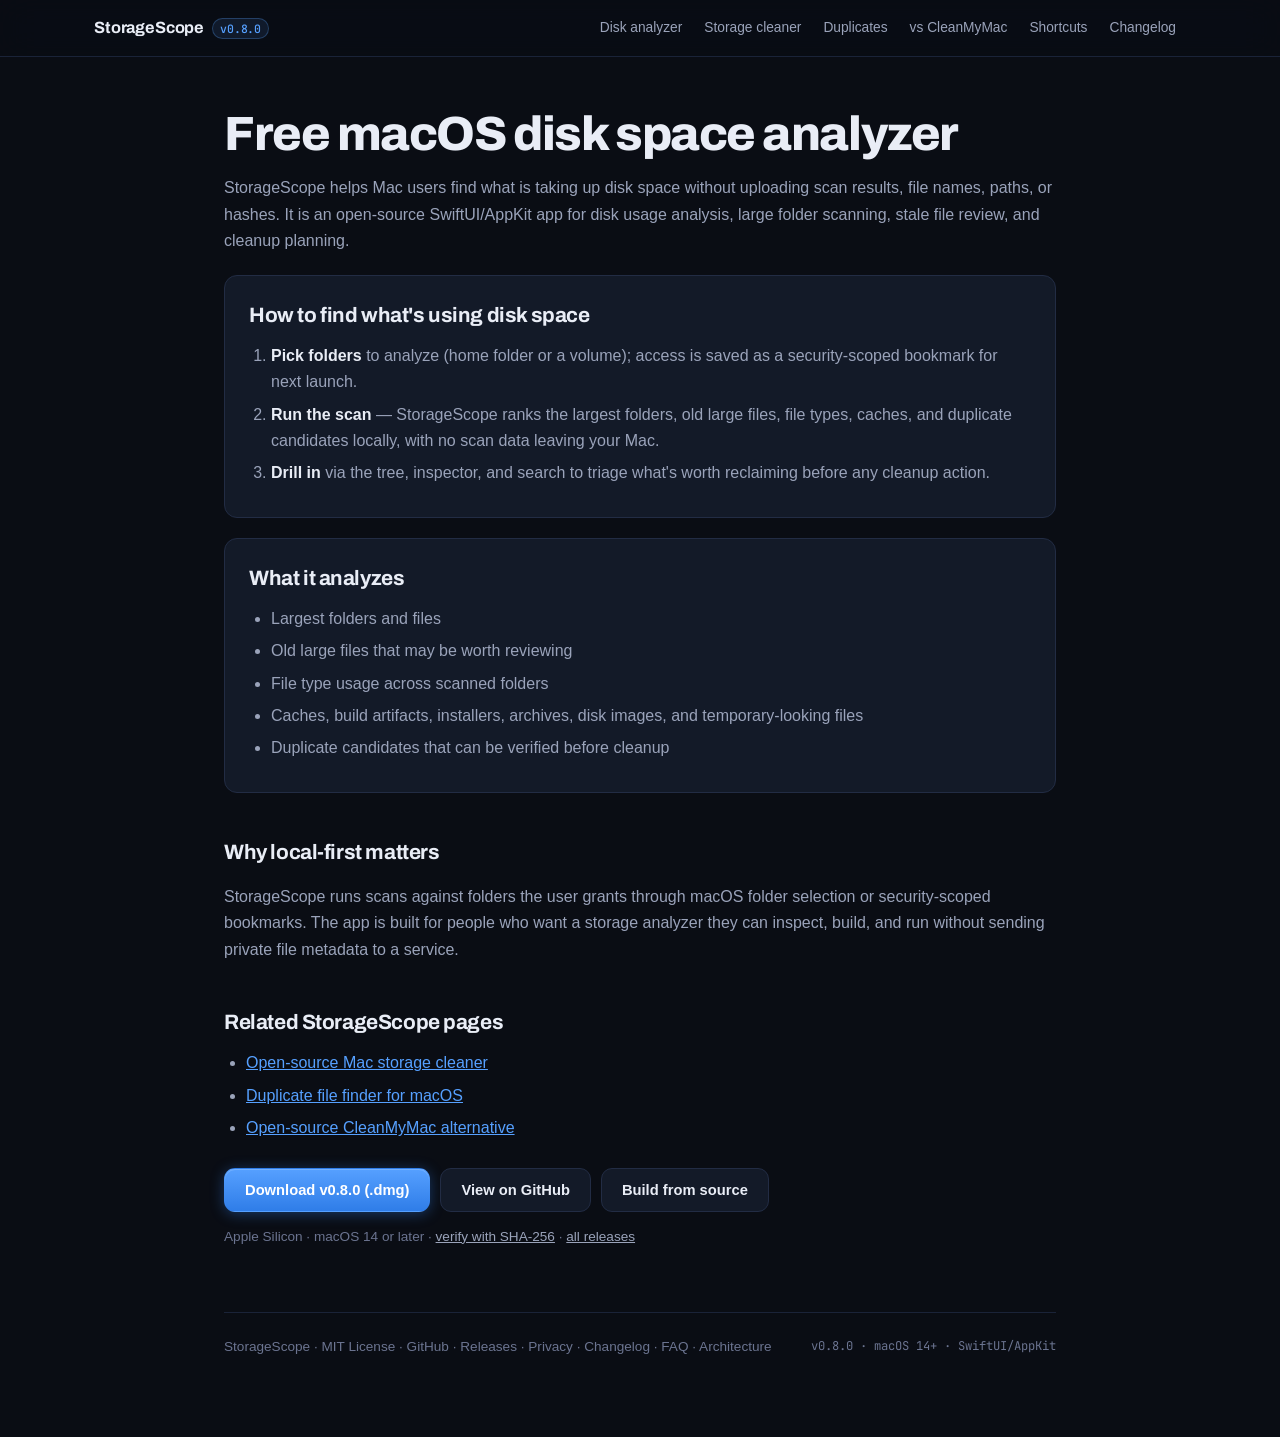
<file: docs/macos-disk-space-analyzer.html>
<!doctype html>
<html lang="en">
<head>
  <meta charset="utf-8">
  <meta name="viewport" content="width=device-width, initial-scale=1">
  <title>Free macOS Disk Space Analyzer - StorageScope</title>
  <meta name="description" content="StorageScope is a free open-source macOS disk space analyzer for finding large folders, stale files, duplicate candidates, caches, archives, and disk usage patterns locally.">
  <link rel="canonical" href="https://rasputinkaiser.github.io/StorageScope/macos-disk-space-analyzer.html">
  <meta property="og:title" content="Free macOS disk space analyzer - StorageScope">
  <meta property="og:description" content="Find what is using disk space on a Mac with an open-source SwiftUI/AppKit storage analyzer that keeps scan data local.">
  <meta property="og:type" content="article">
  <meta property="og:url" content="https://rasputinkaiser.github.io/StorageScope/macos-disk-space-analyzer.html">
  <meta property="og:image" content="https://rasputinkaiser.github.io/StorageScope/images/storagescope-overview.png">
  <meta name="twitter:card" content="summary_large_image">
  <meta name="twitter:title" content="Free macOS disk space analyzer - StorageScope">
  <meta name="twitter:image" content="https://rasputinkaiser.github.io/StorageScope/images/storagescope-overview.png">
  <link rel="icon" type="image/png" href="images/storagescope-overview.png">
  <script type="application/ld+json">
  {"@context":"https://schema.org","@type":"Article","headline":"Free macOS disk space analyzer","inLanguage":"en","mainEntityOfPage":"https://rasputinkaiser.github.io/StorageScope/macos-disk-space-analyzer.html","about":"Open-source macOS disk space analyzer for finding large folders, stale files, duplicate candidates, caches, and archives locally.","isPartOf":{"@type":"WebSite","name":"StorageScope","url":"https://rasputinkaiser.github.io/StorageScope/"}}
  </script>
  <script type="application/ld+json">
  {"@context":"https://schema.org","@type":"BreadcrumbList","itemListElement":[{"@type":"ListItem","position":1,"name":"StorageScope","item":"https://rasputinkaiser.github.io/StorageScope/"},{"@type":"ListItem","position":2,"name":"Disk analyzer","item":"https://rasputinkaiser.github.io/StorageScope/macos-disk-space-analyzer.html"}]}
  </script>
  <link rel="preconnect" href="https://fonts.googleapis.com">
  <link rel="preconnect" href="https://fonts.gstatic.com" crossorigin>
  <link href="https://fonts.googleapis.com/css2?family=Archivo:wght@600;700;800&family=JetBrains+Mono:wght@400;500;600&display=swap" rel="stylesheet">
  <link rel="stylesheet" href="assets/site.css">
</head>
<body>

  <div class="site-nav" role="banner">
    <div class="nav-inner">
      <a class="brand" href="./">StorageScope <span class="ver">v0.8.0</span></a>
      <nav aria-label="Site navigation">
        <a href="macos-disk-space-analyzer.html">Disk analyzer</a>
        <a href="mac-storage-cleaner.html">Storage cleaner</a>
        <a href="duplicate-file-finder-macos.html">Duplicates</a>
        <a href="open-source-cleanmymac-alternative.html">vs CleanMyMac</a>
        <a href="keyboard-shortcuts.html">Shortcuts</a>
        <a href="changelog.html">Changelog</a>
      </nav>
    </div>
  </div>

  <main>
    <h1>Free macOS disk space analyzer</h1>
    <p>StorageScope helps Mac users find what is taking up disk space without uploading scan results, file names, paths, or hashes. It is an open-source SwiftUI/AppKit app for disk usage analysis, large folder scanning, stale file review, and cleanup planning.</p>

    <section class="card">
      <h2>How to find what's using disk space</h2>
      <ol>
        <li><strong>Pick folders</strong> to analyze (home folder or a volume); access is saved as a security-scoped bookmark for next launch.</li>
        <li><strong>Run the scan</strong> &mdash; StorageScope ranks the largest folders, old large files, file types, caches, and duplicate candidates locally, with no scan data leaving your Mac.</li>
        <li><strong>Drill in</strong> via the tree, inspector, and search to triage what's worth reclaiming before any cleanup action.</li>
      </ol>
    </section>

    <section class="card">
      <h2>What it analyzes</h2>
      <ul>
        <li>Largest folders and files</li>
        <li>Old large files that may be worth reviewing</li>
        <li>File type usage across scanned folders</li>
        <li>Caches, build artifacts, installers, archives, disk images, and temporary-looking files</li>
        <li>Duplicate candidates that can be verified before cleanup</li>
      </ul>
    </section>

    <h2>Why local-first matters</h2>
    <p>StorageScope runs scans against folders the user grants through macOS folder selection or security-scoped bookmarks. The app is built for people who want a storage analyzer they can inspect, build, and run without sending private file metadata to a service.</p>

    <h2>Related StorageScope pages</h2>
    <ul>
      <li><a href="mac-storage-cleaner.html">Open-source Mac storage cleaner</a></li>
      <li><a href="duplicate-file-finder-macos.html">Duplicate file finder for macOS</a></li>
      <li><a href="open-source-cleanmymac-alternative.html">Open-source CleanMyMac alternative</a></li>
    </ul>

    <div class="actions">
      <a class="button primary" href="https://github.com/RasputinKaiser/StorageScope/releases/download/v0.8.0/StorageScope-0.8.0.dmg">Download v0.8.0 (.dmg)</a>
      <a class="button" href="https://github.com/RasputinKaiser/StorageScope">View on GitHub</a>
      <a class="button" href="https://github.com/RasputinKaiser/StorageScope#build-and-run">Build from source</a>
    </div>
    <p class="actions-note">Apple Silicon · macOS 14 or later · <a href="https://github.com/RasputinKaiser/StorageScope/releases/download/v0.8.0/StorageScope-0.8.0.dmg.sha256">verify with SHA-256</a> · <a href="https://github.com/RasputinKaiser/StorageScope/releases">all releases</a></p>
  <footer class="site-footer">
      <div>
        StorageScope
        &middot;
        MIT License
        &middot;
        <a href="https://github.com/RasputinKaiser/StorageScope">GitHub</a>
        &middot;
        <a href="https://github.com/RasputinKaiser/StorageScope/releases">Releases</a>
        &middot;
        <a href="privacy.html">Privacy</a>
        &middot;
        <a href="changelog.html">Changelog</a>
        &middot;
        <a href="faq.html">FAQ</a>
        &middot;
        <a href="architecture.html">Architecture</a>
      </div>
      <div class="site-footer-meta">v0.8.0 &middot; macOS 14+ &middot; SwiftUI/AppKit</div>
    </footer>
  </main>
</body>
</html>
</file>
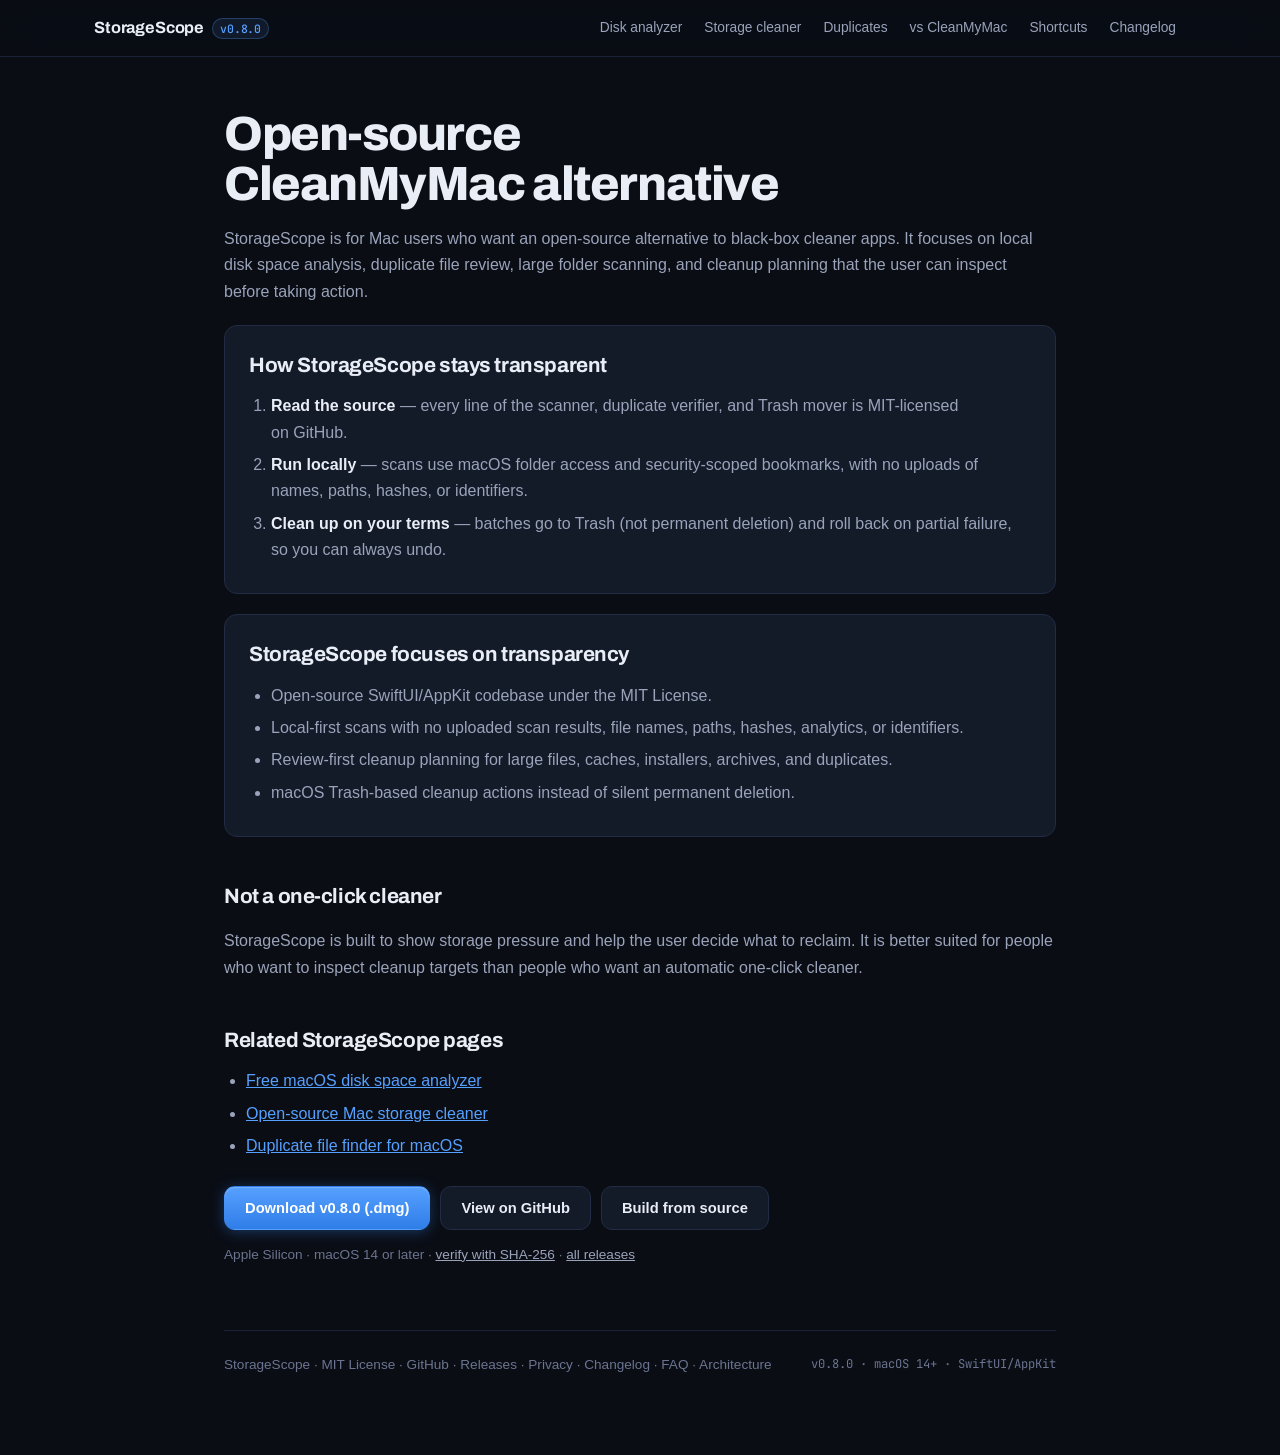
<file: docs/open-source-cleanmymac-alternative.html>
<!doctype html>
<html lang="en">
<head>
  <meta charset="utf-8">
  <meta name="viewport" content="width=device-width, initial-scale=1">
  <title>Open-source CleanMyMac Alternative - StorageScope</title>
  <meta name="description" content="StorageScope is an open-source CleanMyMac alternative for users who want local-first macOS disk space analysis, duplicate file review, and review-first cleanup planning.">
  <link rel="canonical" href="https://rasputinkaiser.github.io/StorageScope/open-source-cleanmymac-alternative.html">
  <meta property="og:title" content="Open-source CleanMyMac alternative - StorageScope">
  <meta property="og:description" content="Use StorageScope to inspect Mac storage locally, review large files and duplicates, and plan cleanup before anything moves to Trash.">
  <meta property="og:type" content="article">
  <meta property="og:url" content="https://rasputinkaiser.github.io/StorageScope/open-source-cleanmymac-alternative.html">
  <meta property="og:image" content="https://rasputinkaiser.github.io/StorageScope/images/storagescope-overview.png">
  <meta name="twitter:card" content="summary_large_image">
  <meta name="twitter:title" content="Open-source CleanMyMac alternative - StorageScope">
  <meta name="twitter:image" content="https://rasputinkaiser.github.io/StorageScope/images/storagescope-overview.png">
  <link rel="icon" type="image/png" href="images/storagescope-overview.png">
  <script type="application/ld+json">
  {"@context":"https://schema.org","@type":"Article","headline":"Open-source CleanMyMac alternative","inLanguage":"en","mainEntityOfPage":"https://rasputinkaiser.github.io/StorageScope/open-source-cleanmymac-alternative.html","about":"Open-source CleanMyMac alternative offering local-first macOS disk space analysis, duplicate file review, and review-first cleanup planning.","isPartOf":{"@type":"WebSite","name":"StorageScope","url":"https://rasputinkaiser.github.io/StorageScope/"}}
  </script>
  <script type="application/ld+json">
  {"@context":"https://schema.org","@type":"BreadcrumbList","itemListElement":[{"@type":"ListItem","position":1,"name":"StorageScope","item":"https://rasputinkaiser.github.io/StorageScope/"},{"@type":"ListItem","position":2,"name":"CleanMyMac alternative","item":"https://rasputinkaiser.github.io/StorageScope/open-source-cleanmymac-alternative.html"}]}
  </script>
  <link rel="preconnect" href="https://fonts.googleapis.com">
  <link rel="preconnect" href="https://fonts.gstatic.com" crossorigin>
  <link href="https://fonts.googleapis.com/css2?family=Archivo:wght@600;700;800&family=JetBrains+Mono:wght@400;500;600&display=swap" rel="stylesheet">
  <link rel="stylesheet" href="assets/site.css">
</head>
<body>

  <div class="site-nav" role="banner">
    <div class="nav-inner">
      <a class="brand" href="./">StorageScope <span class="ver">v0.8.0</span></a>
      <nav aria-label="Site navigation">
        <a href="macos-disk-space-analyzer.html">Disk analyzer</a>
        <a href="mac-storage-cleaner.html">Storage cleaner</a>
        <a href="duplicate-file-finder-macos.html">Duplicates</a>
        <a href="open-source-cleanmymac-alternative.html">vs CleanMyMac</a>
        <a href="keyboard-shortcuts.html">Shortcuts</a>
        <a href="changelog.html">Changelog</a>
      </nav>
    </div>
  </div>

  <main>
    <h1>Open-source CleanMyMac alternative</h1>
    <p>StorageScope is for Mac users who want an open-source alternative to black-box cleaner apps. It focuses on local disk space analysis, duplicate file review, large folder scanning, and cleanup planning that the user can inspect before taking action.</p>

    <section class="card">
      <h2>How StorageScope stays transparent</h2>
      <ol>
        <li><strong>Read the source</strong> &mdash; every line of the scanner, duplicate verifier, and Trash mover is MIT-licensed on GitHub.</li>
        <li><strong>Run locally</strong> &mdash; scans use macOS folder access and security-scoped bookmarks, with no uploads of names, paths, hashes, or identifiers.</li>
        <li><strong>Clean up on your terms</strong> &mdash; batches go to Trash (not permanent deletion) and roll back on partial failure, so you can always undo.</li>
      </ol>
    </section>

    <section class="card">
      <h2>StorageScope focuses on transparency</h2>
      <ul>
        <li>Open-source SwiftUI/AppKit codebase under the MIT License.</li>
        <li>Local-first scans with no uploaded scan results, file names, paths, hashes, analytics, or identifiers.</li>
        <li>Review-first cleanup planning for large files, caches, installers, archives, and duplicates.</li>
        <li>macOS Trash-based cleanup actions instead of silent permanent deletion.</li>
      </ul>
    </section>

    <h2>Not a one-click cleaner</h2>
    <p>StorageScope is built to show storage pressure and help the user decide what to reclaim. It is better suited for people who want to inspect cleanup targets than people who want an automatic one-click cleaner.</p>

    <h2>Related StorageScope pages</h2>
    <ul>
      <li><a href="macos-disk-space-analyzer.html">Free macOS disk space analyzer</a></li>
      <li><a href="mac-storage-cleaner.html">Open-source Mac storage cleaner</a></li>
      <li><a href="duplicate-file-finder-macos.html">Duplicate file finder for macOS</a></li>
    </ul>

    <div class="actions">
      <a class="button primary" href="https://github.com/RasputinKaiser/StorageScope/releases/download/v0.8.0/StorageScope-0.8.0.dmg">Download v0.8.0 (.dmg)</a>
      <a class="button" href="https://github.com/RasputinKaiser/StorageScope">View on GitHub</a>
      <a class="button" href="https://github.com/RasputinKaiser/StorageScope#build-and-run">Build from source</a>
    </div>
    <p class="actions-note">Apple Silicon · macOS 14 or later · <a href="https://github.com/RasputinKaiser/StorageScope/releases/download/v0.8.0/StorageScope-0.8.0.dmg.sha256">verify with SHA-256</a> · <a href="https://github.com/RasputinKaiser/StorageScope/releases">all releases</a></p>
  <footer class="site-footer">
      <div>
        StorageScope
        &middot;
        MIT License
        &middot;
        <a href="https://github.com/RasputinKaiser/StorageScope">GitHub</a>
        &middot;
        <a href="https://github.com/RasputinKaiser/StorageScope/releases">Releases</a>
        &middot;
        <a href="privacy.html">Privacy</a>
        &middot;
        <a href="changelog.html">Changelog</a>
        &middot;
        <a href="faq.html">FAQ</a>
        &middot;
        <a href="architecture.html">Architecture</a>
      </div>
      <div class="site-footer-meta">v0.8.0 &middot; macOS 14+ &middot; SwiftUI/AppKit</div>
    </footer>
  </main>
</body>
</html>
</file>
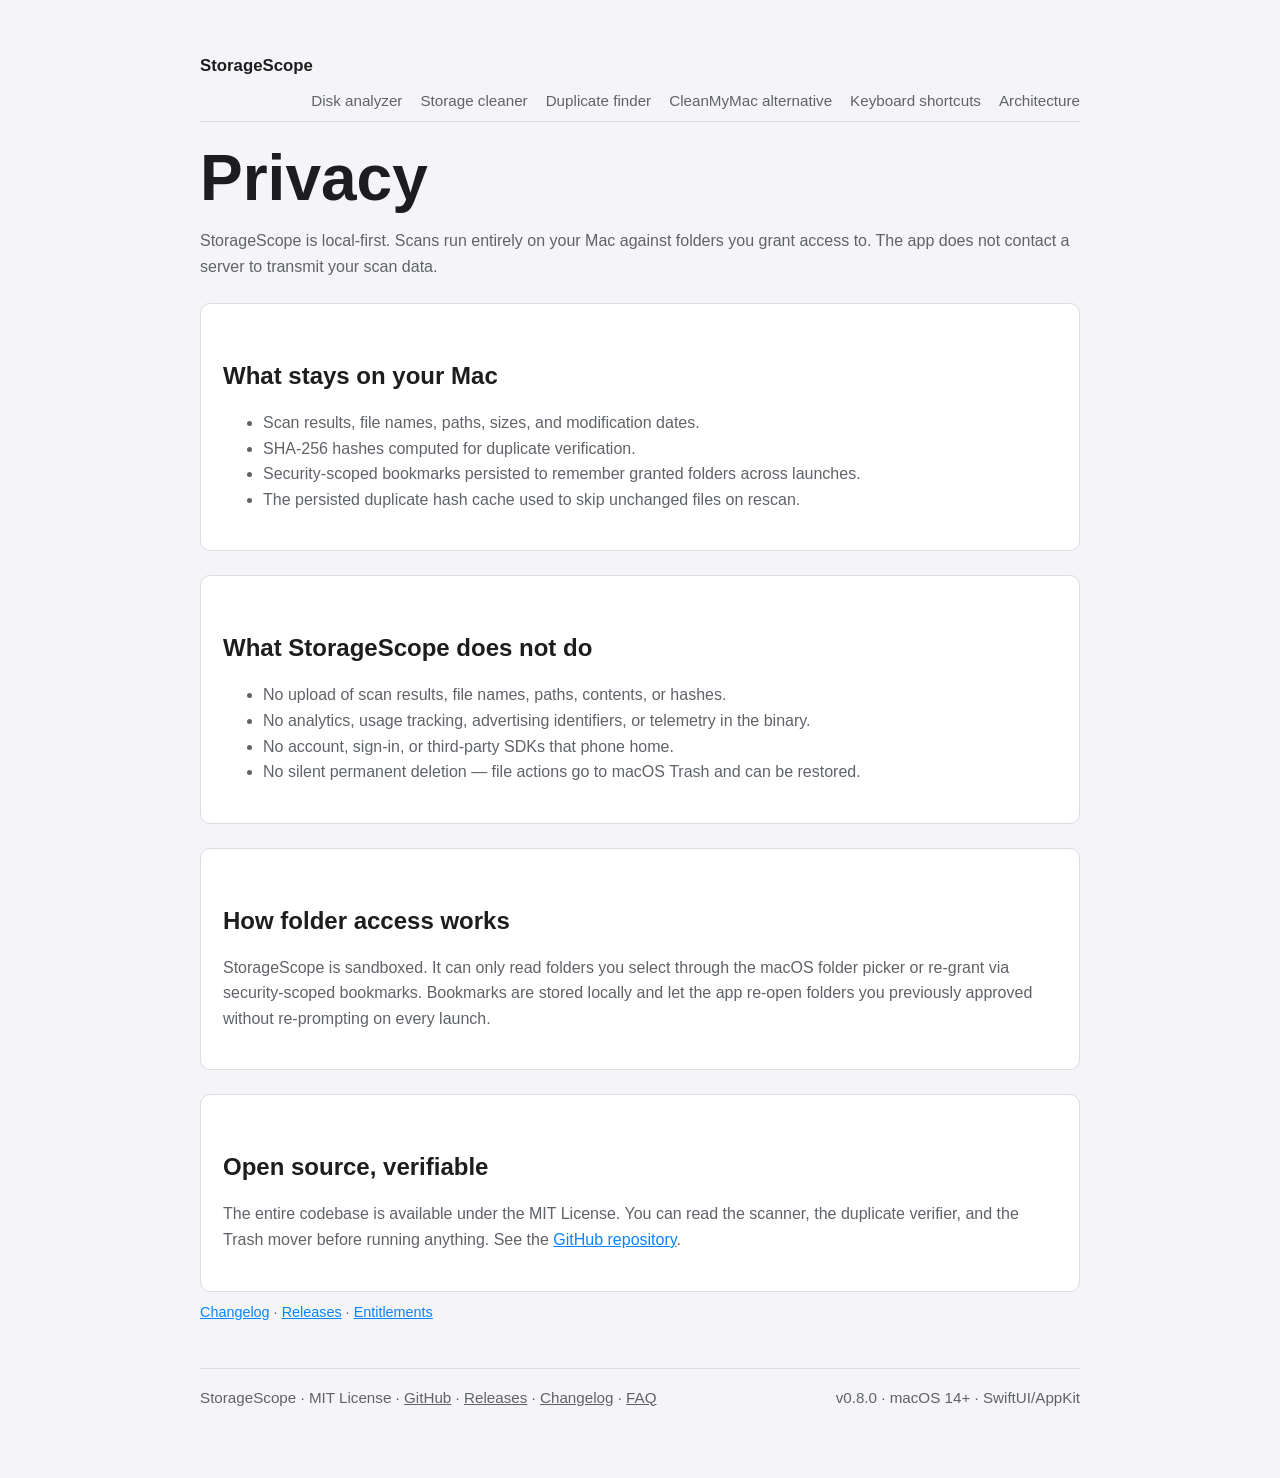
<file: docs/privacy.html>
<!doctype html>
<html lang="en">
<head>
  <meta charset="utf-8">
  <meta name="viewport" content="width=device-width, initial-scale=1">
  <title>Privacy - StorageScope</title>
  <meta name="description" content="StorageScope privacy posture: local-first, sandboxed, no uploads of scan results, file names, paths, hashes, analytics, or identifiers.">
  <link rel="canonical" href="https://rasputinkaiser.github.io/StorageScope/privacy.html">
  <meta property="og:title" content="Privacy - StorageScope">
  <meta property="og:description" content="StorageScope never sends scan data off your Mac. Sandboxed, no telemetry, no uploads.">
  <meta property="og:type" content="article">
  <meta property="og:url" content="https://rasputinkaiser.github.io/StorageScope/privacy.html">
  <meta property="og:image" content="https://rasputinkaiser.github.io/StorageScope/images/storagescope-overview.png">
  <meta name="twitter:card" content="summary_large_image">
  <meta name="twitter:title" content="Privacy - StorageScope">
  <meta name="twitter:image" content="https://rasputinkaiser.github.io/StorageScope/images/storagescope-overview.png">
  <link rel="icon" type="image/png" href="images/storagescope-overview.png">
  <script type="application/ld+json">
  {
    "@context": "https://schema.org",
    "@type": "Article",
    "headline": "StorageScope privacy posture",
    "inLanguage": "en",
    "about": "Local-first storage analyzer privacy: sandboxed, no telemetry, no uploads.",
    "isPartOf": {
      "@type": "WebSite",
      "name": "StorageScope",
      "url": "https://rasputinkaiser.github.io/StorageScope/"
    }
  }
  </script>
  <style>
    :root { color-scheme: light dark; --accent: #0a84ff; --text: #1d1d1f; --muted: #5f6368; --bg: #f5f5f7; --panel: #fff; --border: #d8dee4; }
    @media (prefers-color-scheme: dark) { :root { --text: #f5f5f7; --muted: #a1a1a6; --bg: #101114; --panel: #1b1d22; --border: #2f343d; } }
    body { margin: 0; font-family: -apple-system, BlinkMacSystemFont, "Segoe UI", sans-serif; background: var(--bg); color: var(--text); -webkit-font-smoothing: antialiased; }
    main { max-width: 880px; margin: 0 auto; padding: 56px 24px 72px; }
    h1 { font-size: clamp(2.2rem, 5vw, 4rem); line-height: 1; margin: 0 0 18px; text-wrap: balance; }
    h2 { margin-top: 36px; text-wrap: balance; }
    p, li { color: var(--muted); line-height: 1.6; text-wrap: pretty; }
    a { color: var(--accent); }
    .card { background: var(--panel); border: 1px solid var(--border); border-radius: 10px; padding: 22px; margin-top: 24px; }
    .actions-note { margin: 12px 0 0; color: var(--muted); font-size: 0.9rem; }
    .site-nav { display:flex; flex-wrap:wrap; align-items:baseline; gap:16px 24px; margin-bottom:24px; padding-bottom:12px; border-bottom:1px solid var(--border); }
    .site-nav .brand { font-weight:700; color:var(--text); text-decoration:none; font-size:1.05rem; }
    .site-nav nav { display:flex; flex-wrap:wrap; gap:18px; margin-left:auto; }
    .site-nav nav a { color:var(--muted); text-decoration:none; font-size:0.95rem; transition: color 150ms cubic-bezier(0.2, 0, 0, 1); }
    .site-nav nav a:hover { color:var(--accent); }
    footer.site-footer { margin-top:48px; padding-top:20px; border-top:1px solid var(--border); color:var(--muted); font-size:0.95rem; display:flex; flex-wrap:wrap; gap:8px 16px; justify-content:space-between; }
    footer.site-footer a { color:inherit; }
  </style>
</head>
<body>
  <main>
    <header class="site-nav" aria-label="Site navigation">
      <a class="brand" href="./">StorageScope</a>
      <nav>
        <a href="macos-disk-space-analyzer.html">Disk analyzer</a>
        <a href="mac-storage-cleaner.html">Storage cleaner</a>
        <a href="duplicate-file-finder-macos.html">Duplicate finder</a>
        <a href="open-source-cleanmymac-alternative.html">CleanMyMac alternative</a>
        <a href="keyboard-shortcuts.html">Keyboard shortcuts</a>
        <a href="architecture.html">Architecture</a>
      </nav>
    </header>
    <h1>Privacy</h1>
    <p>StorageScope is local-first. Scans run entirely on your Mac against folders you grant access to. The app does not contact a server to transmit your scan data.</p>

    <section class="card">
      <h2>What stays on your Mac</h2>
      <ul>
        <li>Scan results, file names, paths, sizes, and modification dates.</li>
        <li>SHA-256 hashes computed for duplicate verification.</li>
        <li>Security-scoped bookmarks persisted to remember granted folders across launches.</li>
        <li>The persisted duplicate hash cache used to skip unchanged files on rescan.</li>
      </ul>
    </section>

    <section class="card">
      <h2>What StorageScope does not do</h2>
      <ul>
        <li>No upload of scan results, file names, paths, contents, or hashes.</li>
        <li>No analytics, usage tracking, advertising identifiers, or telemetry in the binary.</li>
        <li>No account, sign-in, or third-party SDKs that phone home.</li>
        <li>No silent permanent deletion &mdash; file actions go to macOS Trash and can be restored.</li>
      </ul>
    </section>

    <section class="card">
      <h2>How folder access works</h2>
      <p>StorageScope is sandboxed. It can only read folders you select through the macOS folder picker or re-grant via security-scoped bookmarks. Bookmarks are stored locally and let the app re-open folders you previously approved without re-prompting on every launch.</p>
    </section>

    <section class="card">
      <h2>Open source, verifiable</h2>
      <p>The entire codebase is available under the MIT License. You can read the scanner, the duplicate verifier, and the Trash mover before running anything. See the <a href="https://github.com/RasputinKaiser/StorageScope">GitHub repository</a>.</p>
    </section>

    <div class="actions-note"><a href="changelog.html">Changelog</a> &middot; <a href="https://github.com/RasputinKaiser/StorageScope/releases">Releases</a> &middot; <a href="https://github.com/RasputinKaiser/StorageScope/blob/main/Config/StorageScope.entitlements">Entitlements</a></div>

    <footer class="site-footer">
      <div>StorageScope &middot; MIT License &middot; <a href="https://github.com/RasputinKaiser/StorageScope">GitHub</a> &middot; <a href="https://github.com/RasputinKaiser/StorageScope/releases">Releases</a> &middot; <a href="changelog.html">Changelog</a> &middot; <a href="faq.html">FAQ</a></div>
      <div>v0.8.0 &middot; macOS 14+ &middot; SwiftUI/AppKit</div>
    </footer>
  </main>
</body>
</html>
</file>
<file: docs/assets/site.css>
/* StorageScope shared site styles — v0.7.1 design system.
   The homepage (index.html) carries its own page-specific styles built on the
   same variables; every other page links this sheet so the whole site reads
   as one product. */

:root {
  color-scheme: dark;
  --ink: #0a0d14;
  --surface-solid: #131a28;
  --surface-2: #1a2133;
  --line: #222c44;
  --line-soft: #1a2338;
  --text: #e9edf6;
  --muted: #9aa3ba;
  --faint: #6b7490;
  --blue: #56a0ff;
  --blue-deep: #2f7de8;
  --amber: #ffb454;
  --green: #6fd08c;
  --mono: "JetBrains Mono", ui-monospace, "SF Mono", SFMono-Regular, Menlo, monospace;
  --display: "Archivo", -apple-system, BlinkMacSystemFont, "Segoe UI", sans-serif;
  --body: -apple-system, BlinkMacSystemFont, "SF Pro Text", "Segoe UI", sans-serif;
}

* { box-sizing: border-box; }

body {
  margin: 0;
  font-family: var(--body);
  background: var(--ink);
  color: var(--text);
  -webkit-font-smoothing: antialiased;
  -moz-osx-font-smoothing: grayscale;
  line-height: 1.5;
}

a { color: var(--blue); }

a:focus-visible,
button:focus-visible {
  outline: 2px solid var(--blue);
  outline-offset: 2px;
  border-radius: 6px;
}

/* ── Nav ── */
.site-nav {
  position: sticky;
  top: 0;
  z-index: 100;
  background: rgba(10, 13, 20, 0.78);
  backdrop-filter: saturate(160%) blur(18px);
  -webkit-backdrop-filter: saturate(160%) blur(18px);
  border-bottom: 1px solid var(--line-soft);
}

.nav-inner {
  max-width: 1140px;
  margin: 0 auto;
  padding: 0 24px;
  height: 56px;
  display: flex;
  align-items: center;
  gap: 24px;
}

.brand {
  display: inline-flex;
  align-items: baseline;
  gap: 8px;
  color: var(--text);
  text-decoration: none;
  flex-shrink: 0;
  font-family: var(--display);
  font-weight: 700;
  font-size: 1.02rem;
  letter-spacing: -0.01em;
}

.brand .ver {
  font-family: var(--mono);
  font-weight: 500;
  font-size: 0.72rem;
  color: var(--blue);
  background: rgba(86, 160, 255, 0.10);
  border: 1px solid rgba(86, 160, 255, 0.28);
  padding: 1px 7px;
  border-radius: 999px;
}

.site-nav nav {
  display: flex;
  flex-wrap: wrap;
  gap: 2px;
  margin-left: auto;
}

.site-nav nav a {
  color: var(--muted);
  text-decoration: none;
  font-size: 0.86rem;
  padding: 6px 10px;
  border-radius: 7px;
  transition: color 150ms ease, background 150ms ease;
}

.site-nav nav a:hover {
  color: var(--text);
  background: rgba(255, 255, 255, 0.06);
}

.site-nav nav a[aria-current="page"] { color: var(--text); font-weight: 600; }

/* ── Article layout ── */
main {
  max-width: 880px;
  margin: 0 auto;
  padding: 52px 24px 80px;
}

h1 {
  margin: 0 0 14px;
  font-family: var(--display);
  font-weight: 800;
  font-size: clamp(2rem, 4.6vw, 3rem);
  line-height: 1.05;
  letter-spacing: -0.03em;
  text-wrap: balance;
}

h2 {
  margin: 44px 0 12px;
  font-family: var(--display);
  font-weight: 700;
  font-size: 1.3rem;
  letter-spacing: -0.02em;
  text-wrap: balance;
}

h3 {
  margin: 26px 0 10px;
  font-size: 1rem;
  font-weight: 650;
  letter-spacing: -0.01em;
}

p, li {
  color: var(--muted);
  line-height: 1.65;
  text-wrap: pretty;
}

strong { color: var(--text); font-weight: 600; }

ul, ol { margin: 8px 0 0; padding-left: 22px; }
li { margin-bottom: 6px; }

.lede, .lead {
  color: var(--muted);
  font-size: 1.06rem;
  line-height: 1.65;
  margin: 0 0 28px;
  max-width: 62ch;
}

/* ── Code ── */
code {
  font-family: var(--mono);
  font-size: 0.88em;
}

p > code, li > code, td > code {
  background: var(--surface-2);
  border: 1px solid var(--line);
  padding: 1px 6px;
  border-radius: 5px;
  color: var(--text);
}

pre {
  background: #0d1220;
  border: 1px solid var(--line);
  border-radius: 12px;
  padding: 16px 18px;
  overflow-x: auto;
  line-height: 1.55;
  margin: 14px 0 18px;
}

pre code {
  color: var(--text);
  background: transparent;
  border: 0;
  padding: 0;
  font-size: 0.83rem;
  white-space: pre;
}

/* ── Panels ── */
.card, .qa, .section, .release, .callout {
  background: var(--surface-solid);
  border: 1px solid var(--line);
  border-radius: 13px;
  padding: 24px;
  margin-top: 20px;
}

.card h2, .qa h2, .section h2, .release h2, .section h3:first-child {
  margin-top: 0;
}

.qa h2 { font-size: 1.05rem; }
.qa p { margin: 8px 0 0; }

.release h2 { font-size: 1.2rem; }

.release .meta {
  font-family: var(--mono);
  font-size: 0.76rem;
  color: var(--faint);
  margin: 4px 0 12px;
}

.callout { color: var(--muted); line-height: 1.65; }

.note {
  font-size: 0.9rem;
  color: var(--muted);
  background: var(--surface-2);
  border-left: 3px solid var(--blue);
  padding: 10px 14px;
  border-radius: 0 8px 8px 0;
  margin: 14px 0 0;
}

.coming {
  background: var(--surface-solid);
  border: 1px solid rgba(86, 160, 255, 0.4);
  border-radius: 13px;
  padding: 20px 24px;
  margin-top: 18px;
}

.coming h3 {
  margin: 0 0 10px;
  color: var(--blue);
  font-family: var(--mono);
  font-size: 0.74rem;
  font-weight: 600;
  text-transform: uppercase;
  letter-spacing: 0.08em;
}

/* ── Tables ── */
table {
  width: 100%;
  border-collapse: separate;
  border-spacing: 0;
  background: var(--surface-solid);
  border: 1px solid var(--line);
  border-radius: 13px;
  overflow: hidden;
  margin-top: 14px;
}

th, td {
  text-align: left;
  padding: 12px 16px;
  border-bottom: 1px solid var(--line-soft);
  vertical-align: middle;
}

th {
  font-family: var(--mono);
  font-size: 0.72rem;
  font-weight: 600;
  text-transform: uppercase;
  letter-spacing: 0.07em;
  color: var(--faint);
  background: rgba(255, 255, 255, 0.02);
}

tr:last-child td { border-bottom: none; }

td.shortcut { white-space: nowrap; width: 28%; }
td.action { font-weight: 550; width: 28%; color: var(--text); }
td.notes { color: var(--muted); font-size: 0.92rem; }

kbd {
  display: inline-block;
  font-family: var(--mono);
  font-size: 0.74rem;
  font-weight: 500;
  padding: 3px 8px;
  border-radius: 6px;
  background: var(--surface-2);
  border: 1px solid var(--line);
  box-shadow: 0 1px 0 rgba(0, 0, 0, 0.5);
  color: var(--text);
  margin-right: 2px;
  min-width: 1.6em;
  text-align: center;
}

kbd + kbd { margin-left: 4px; }

/* ── Buttons ── */
.actions {
  display: flex;
  flex-wrap: wrap;
  gap: 10px;
  margin-top: 26px;
}

a.button {
  display: inline-flex;
  align-items: center;
  justify-content: center;
  gap: 8px;
  min-height: 44px;
  padding: 0 20px;
  border-radius: 11px;
  text-decoration: none;
  font-weight: 600;
  font-size: 0.92rem;
  border: 1px solid var(--line);
  color: var(--text);
  background: var(--surface-solid);
  transition: transform 130ms cubic-bezier(0.2, 0, 0, 1), border-color 130ms ease, background 130ms ease;
}

a.button:hover {
  border-color: #33415f;
  background: var(--surface-2);
  transform: translateY(-1px);
}

a.button:active { transform: scale(0.97); }

a.primary {
  background: linear-gradient(180deg, var(--blue) 0%, var(--blue-deep) 100%);
  border-color: transparent;
  color: #fff;
  box-shadow: 0 2px 14px rgba(47, 125, 232, 0.38), inset 0 1px 0 rgba(255, 255, 255, 0.18);
}

a.primary:hover {
  background: linear-gradient(180deg, #6cadff 0%, #3a87ef 100%);
}

.actions-note {
  margin: 14px 0 0;
  color: var(--faint);
  font-size: 0.85rem;
}

.actions-note a { color: var(--muted); }
.actions-note a:hover { color: var(--blue); }

/* ── Footer ── */
footer.site-footer {
  margin-top: 64px;
  padding-top: 24px;
  border-top: 1px solid var(--line-soft);
  color: var(--faint);
  font-size: 0.85rem;
  display: flex;
  flex-wrap: wrap;
  gap: 8px 16px;
  justify-content: space-between;
}

footer.site-footer a {
  color: inherit;
  text-decoration: none;
  transition: color 150ms ease;
}

footer.site-footer a:hover { color: var(--blue); }

.site-footer-meta {
  font-family: var(--mono);
  font-size: 0.76rem;
  color: var(--faint);
}

/* ── Responsive / motion ── */
@media (max-width: 720px) {
  main { padding: 36px 18px 64px; }
  .card, .qa, .section, .release { padding: 18px; }
  td, th { padding: 10px 12px; }
  pre { padding: 12px; }
  pre code { font-size: 0.76rem; }
  .site-nav nav a { font-size: 0.8rem; padding: 5px 8px; }
}

@media (max-width: 560px) {
  .site-nav nav { display: none; }
}

@media (prefers-reduced-motion: reduce) {
  a.button, .site-nav nav a { transition: none; }
}
</file>
